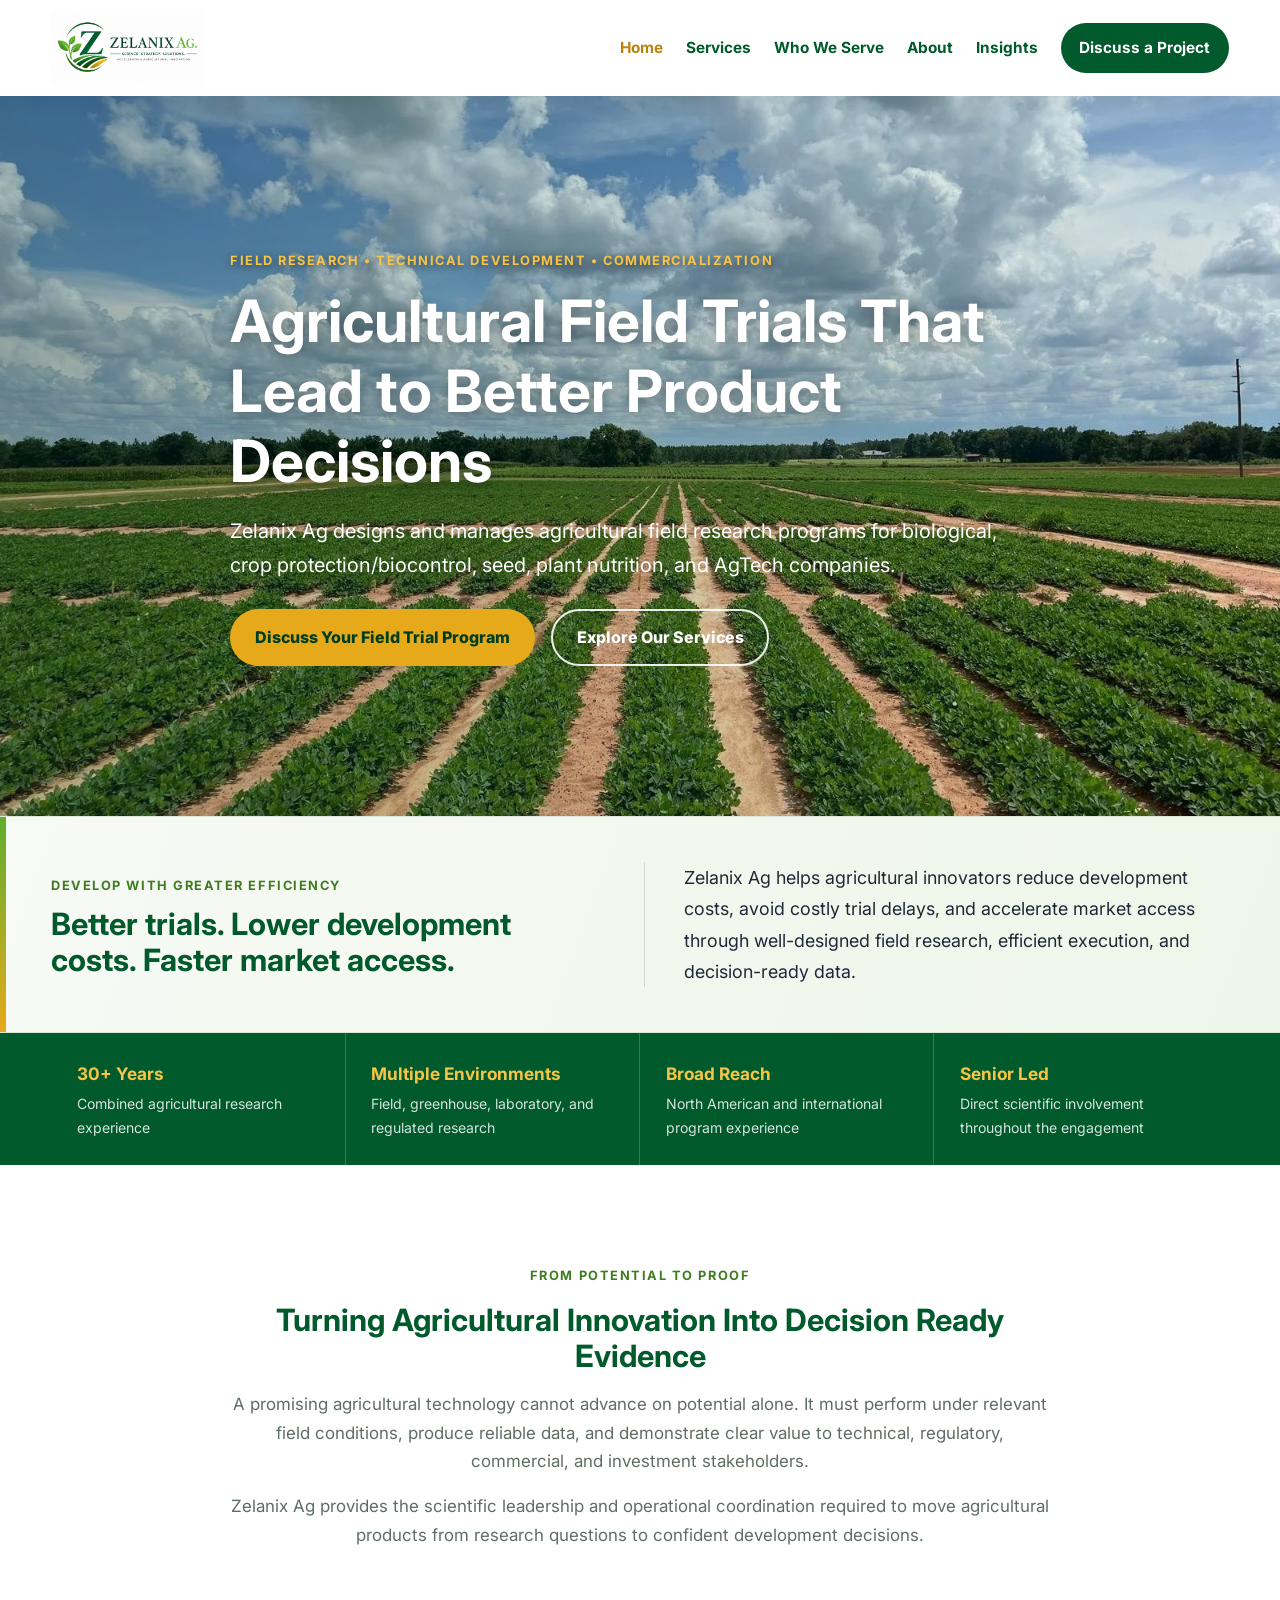
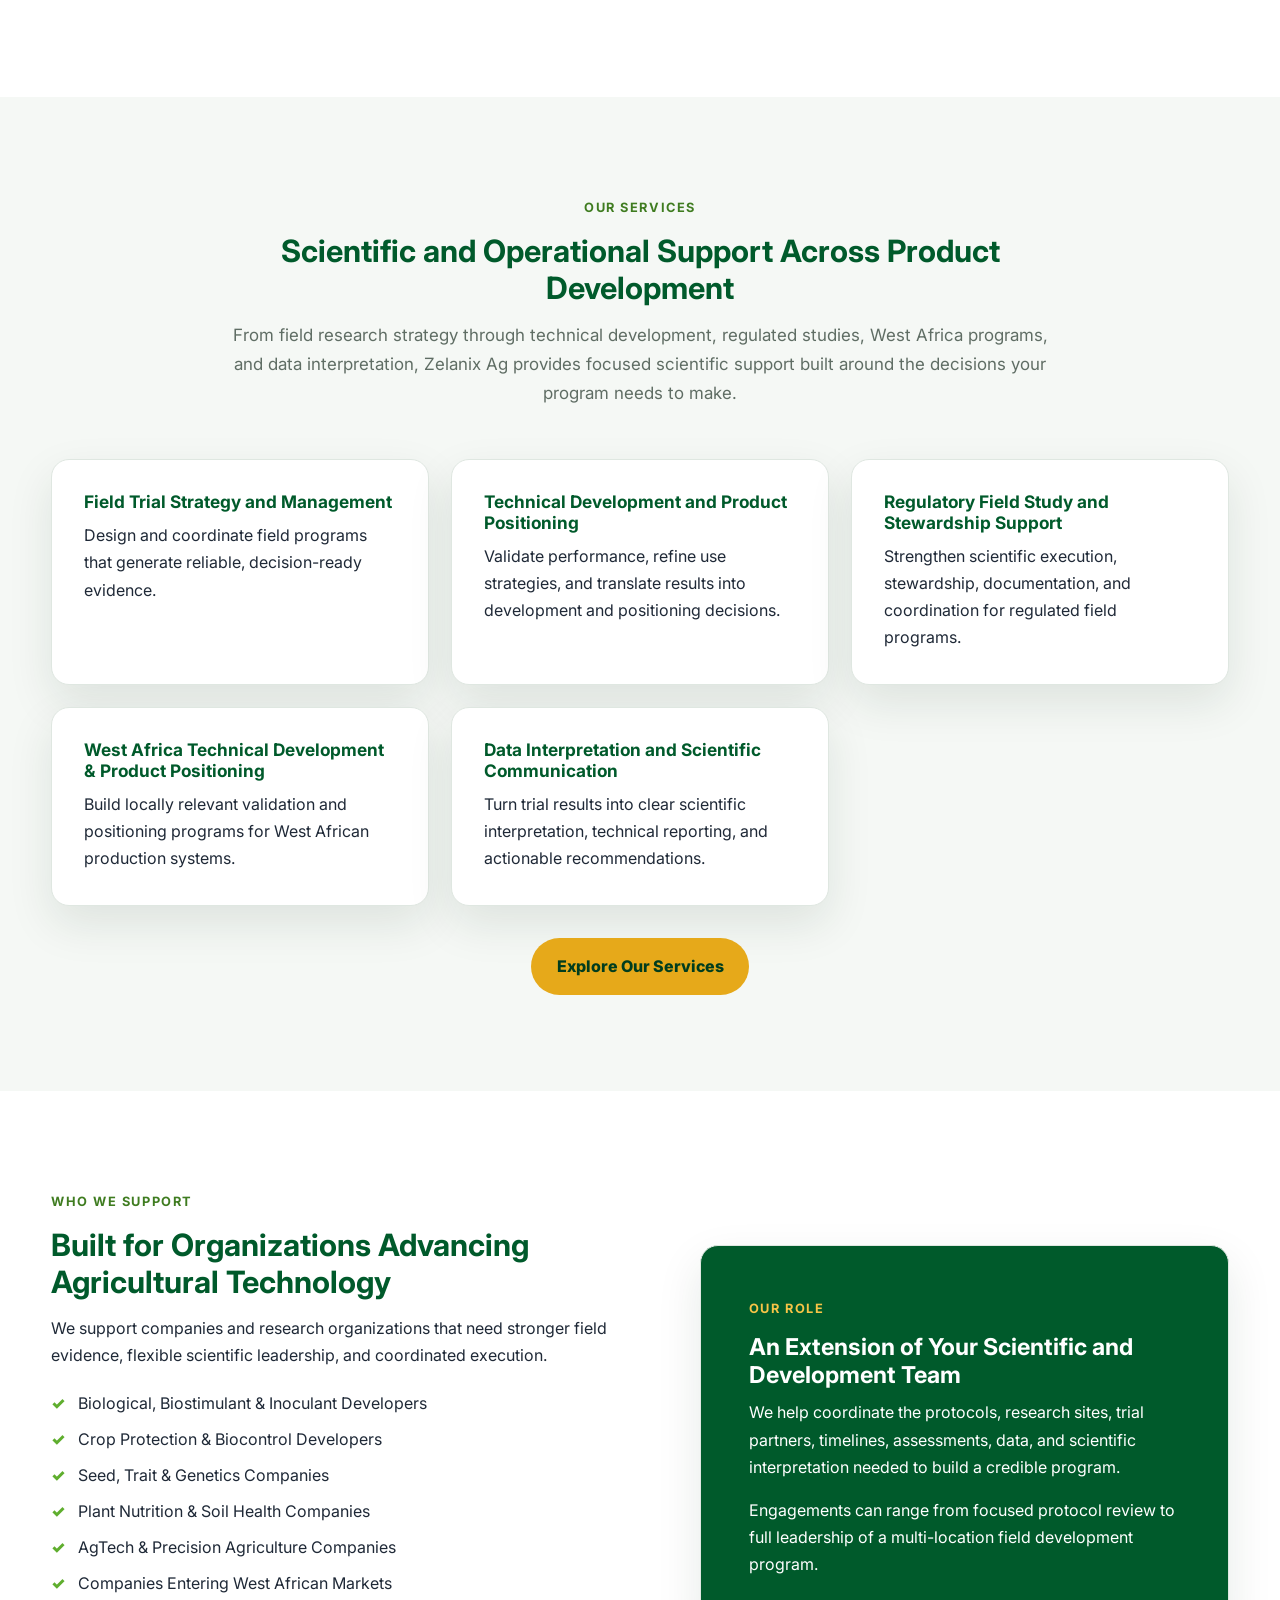
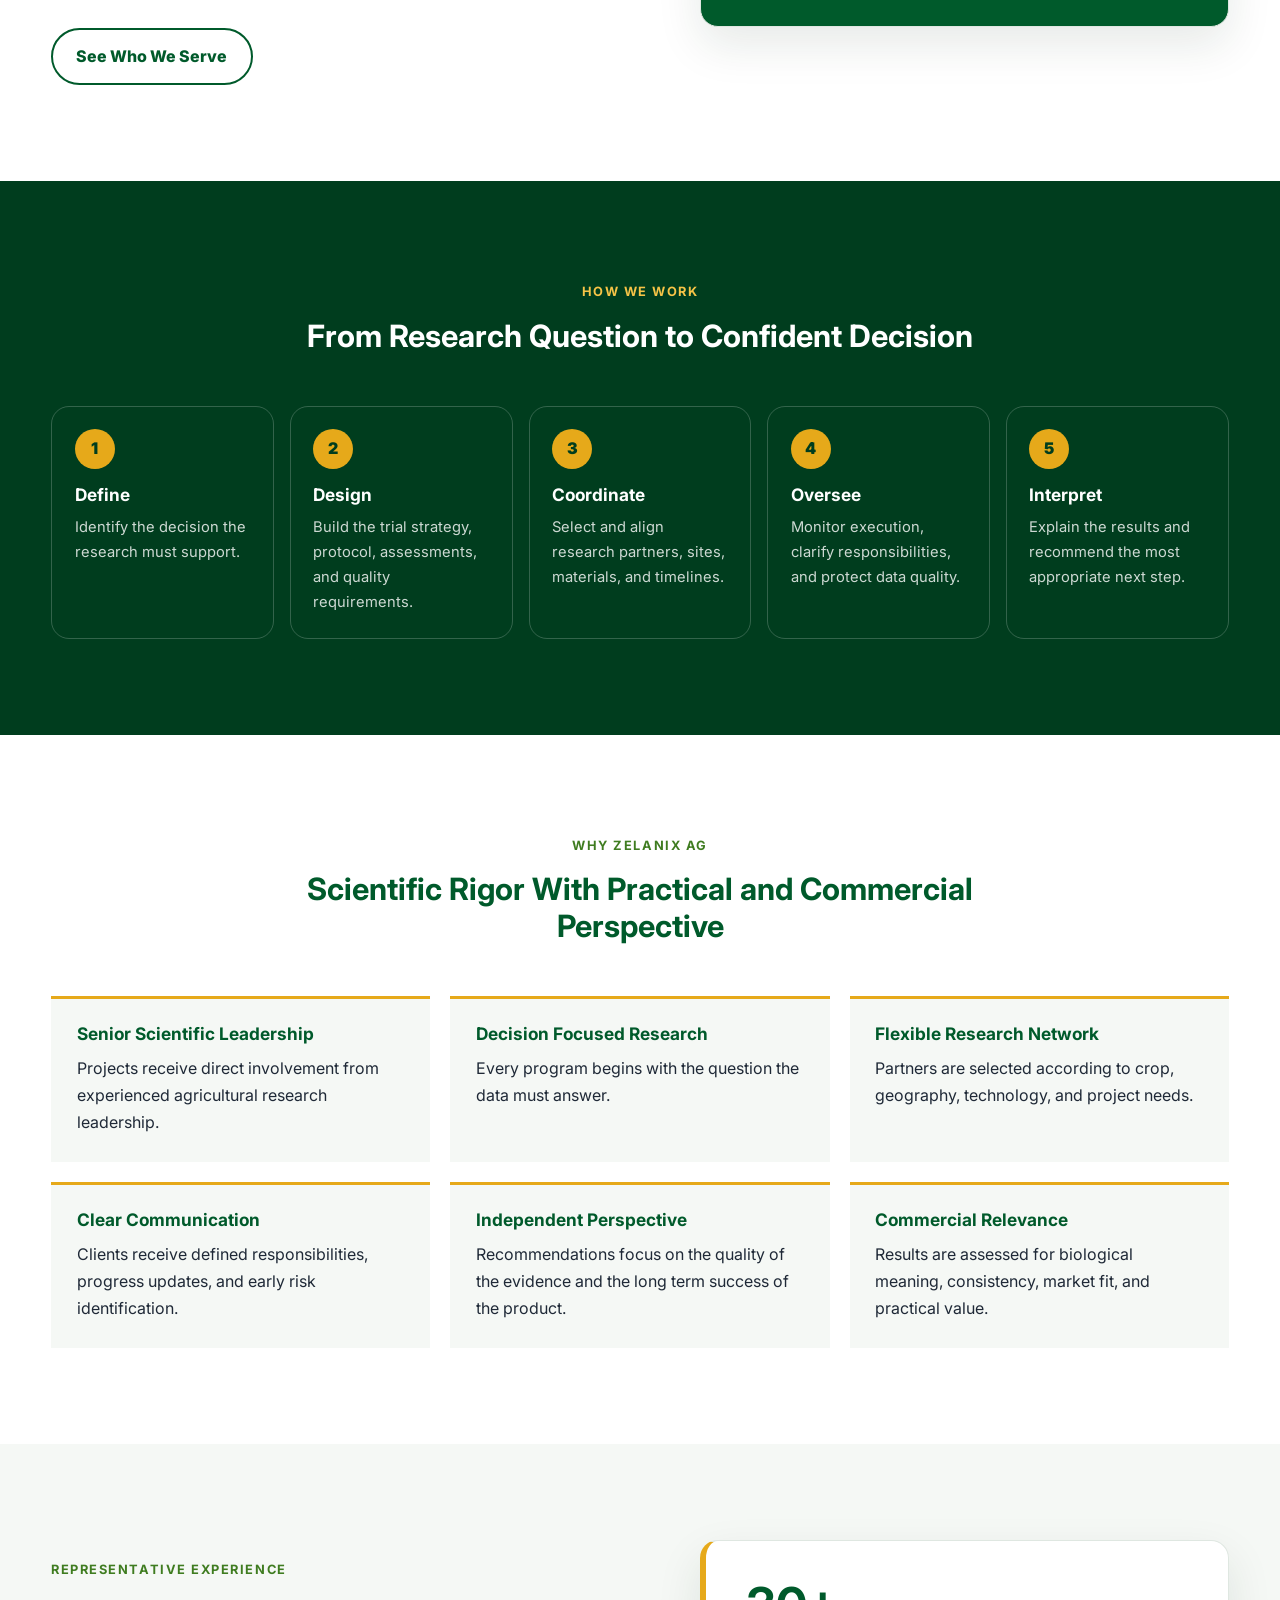
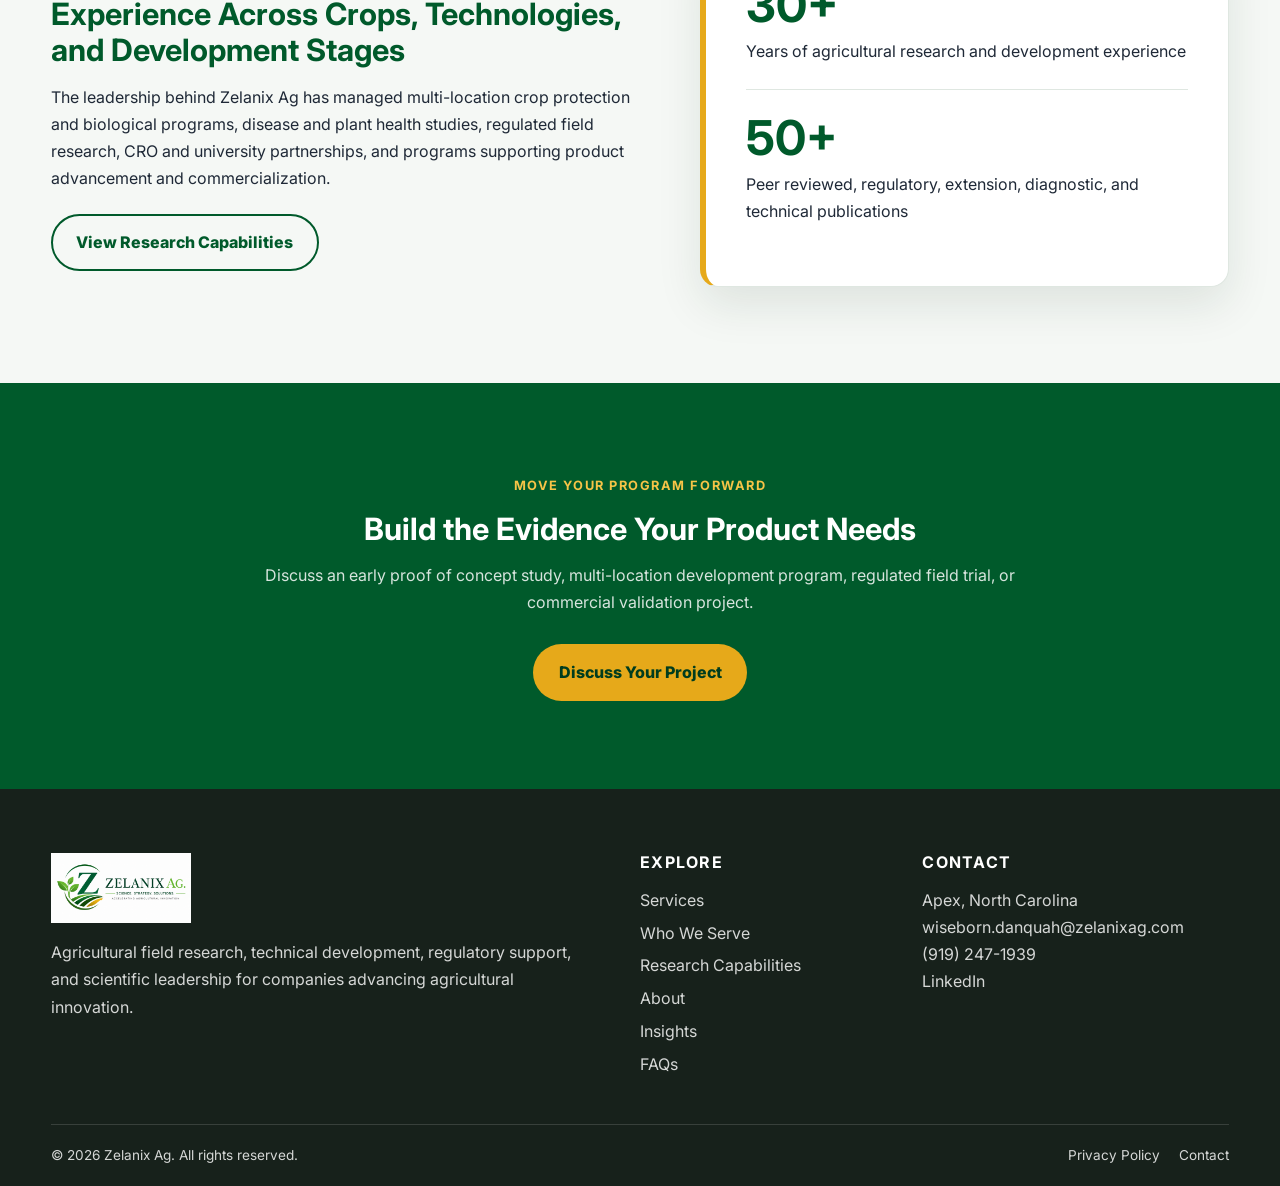
<file: index.html>
<!DOCTYPE html>

<html lang="en">
<head>
<meta charset="utf-8"/>
<meta content="width=device-width, initial-scale=1.0" name="viewport"/>
<meta content="Zelanix Ag designs and manages agricultural field trials for biological, crop protection/biocontrol, seed, plant nutrition, and AgTech companies from protocol development through commercialization." name="description"/>
<meta content="index, follow" name="robots"/>
<link href="https://www.zelanixag.com/" rel="canonical"/>
<meta content="website" property="og:type"/>
<meta content="Zelanix Ag" property="og:site_name"/>
<meta content="Agricultural Field Trials and Product Development | Zelanix Ag" property="og:title"/>
<meta content="Zelanix Ag designs and manages agricultural field trials for biological, crop protection/biocontrol, seed, plant nutrition, and AgTech companies from protocol development through commercialization." property="og:description"/>
<meta content="https://www.zelanixag.com/" property="og:url"/>
<meta content="https://www.zelanixag.com/images/zelanixmodifiedlogo.png" property="og:image"/>
<meta content="summary_large_image" name="twitter:card"/>
<meta content="Agricultural Field Trials and Product Development | Zelanix Ag" name="twitter:title"/>
<meta content="Zelanix Ag designs and manages agricultural field trials for biological, crop protection/biocontrol, seed, plant nutrition, and AgTech companies from protocol development through commercialization." name="twitter:description"/>
<title>Agricultural Field Trials and Product Development | Zelanix Ag</title>
<link as="image" href="images/home-hero.webp" rel="preload"/>
<link rel="preconnect" href="https://fonts.googleapis.com">
<link rel="preconnect" href="https://fonts.gstatic.com" crossorigin>
<link href="https://fonts.googleapis.com/css2?family=Inter:wght@400;500;600;700;800&display=swap" rel="stylesheet">
<link href="css/styles.css?v=20260815-inter1" rel="stylesheet"/>
<script type="application/ld+json">
    {
      "@context": "https://schema.org",
      "@type": "ProfessionalService",
      "name": "Zelanix Ag",
      "url": "https://www.zelanixag.com",
      "logo": "https://www.zelanixag.com/images/zelanixmodifiedlogo.png",
      "email": "wiseborn.danquah@zelanixag.com",
      "telephone": "+19192471939",
      "address": {
        "@type": "PostalAddress",
        "addressLocality": "Apex",
        "addressRegion": "NC",
        "addressCountry": "US"
      },
      "founder": {
        "@type": "Person",
        "name": "Wiseborn B. Danquah, Ph.D."
      },
      "areaServed": ["United States", "Canada", "International"],
      "description": "Zelanix Ag designs and manages agricultural field trials for biological, crop protection/biocontrol, seed, plant nutrition, and AgTech companies from protocol development through commercialization."
    }
    </script>
</head>
<body class="home-page">
<a class="skip-link" href="#main-content">Skip to main content</a>
<header class="site-header">
<div class="container navbar">
<a aria-label="Zelanix Ag homepage" class="logo" href="index.html">
<img alt="Zelanix Ag" src="images/zelanixmodifiedlogo.png"/>
</a>
<button aria-controls="primary-navigation" aria-expanded="false" aria-label="Open navigation menu" class="menu-toggle" type="button">
<span></span><span></span><span></span>
</button>
<nav aria-label="Primary navigation" class="primary-navigation" id="primary-navigation">
<ul>
<li><a aria-current="page" class="active" href="index.html">Home</a></li>
<li><a href="services.html">Services</a></li>
<li><a href="who-we-serve.html">Who We Serve</a></li>
<li><a href="about.html">About</a></li>
<li><a href="insights.html">Insights</a></li>
<li><a class="btn-nav" href="contact.html">Discuss a Project</a></li>
</ul>
</nav>
</div>
</header>
<main id="main-content">
<section class="hero home-hero">
<div class="container hero-content">
<span class="eyebrow hero-eyebrow">FIELD RESEARCH • TECHNICAL DEVELOPMENT • COMMERCIALIZATION</span>
<h1>Agricultural Field Trials That Lead to Better Product Decisions</h1>
<p>Zelanix Ag designs and manages agricultural field research programs for biological,
            crop protection/biocontrol, seed, plant nutrition, and AgTech companies.</p>
<div class="button-group">
<a class="btn-primary" href="contact.html">Discuss Your Field Trial Program</a>
<a class="btn-secondary" href="services.html">Explore Our Services</a>
</div>
</div>
</section>
<section aria-labelledby="homepage-value-title" class="homepage-value-band">
<div class="container homepage-value-grid">
<div class="homepage-value-heading">
<span class="eyebrow">DEVELOP WITH GREATER EFFICIENCY</span>
<h2 id="homepage-value-title">Better trials. Lower development costs. Faster market access.</h2>
</div>
<div class="homepage-value-copy">
<p>Zelanix Ag helps agricultural innovators reduce development costs, avoid costly trial delays, and accelerate market access through well-designed field research, efficient execution, and decision-ready data.</p>
</div>
</div>
</section>
<section aria-label="Zelanix Ag experience" class="proof-bar">
<div class="container proof-grid">
<div><strong>30+ Years</strong><span>Combined agricultural research experience</span></div>
<div><strong>Multiple Environments</strong><span>Field, greenhouse, laboratory, and regulated research</span></div>
<div><strong>Broad Reach</strong><span>North American and international program experience</span></div>
<div><strong>Senior Led</strong><span>Direct scientific involvement throughout the engagement</span></div>
</div>
</section>
<section class="section">
<div class="container narrow section-heading">
<span class="eyebrow">FROM POTENTIAL TO PROOF</span>
<h2>Turning Agricultural Innovation Into Decision Ready Evidence</h2>
<p>A promising agricultural technology cannot advance on potential alone. It must perform
            under relevant field conditions, produce reliable data, and demonstrate clear value to
            technical, regulatory, commercial, and investment stakeholders.</p>
<p>Zelanix Ag provides the scientific leadership and operational coordination required to
            move agricultural products from research questions to confident development decisions.</p>
</div>
</section>
<section class="section section-light">
<div class="container">
<div class="narrow section-heading">
<span class="eyebrow">OUR SERVICES</span>
<h2>Scientific and Operational Support Across Product Development</h2>
<p>From field research strategy through technical development, regulated studies, West Africa programs, and data interpretation, Zelanix Ag provides focused scientific support built around the decisions your program needs to make.</p>
</div>
<div class="cards home-services-grid">
<article class="card"><h3>Field Trial Strategy and Management</h3><p>Design and coordinate field programs that generate reliable, decision-ready evidence.</p></article>
<article class="card"><h3>Technical Development and Product Positioning</h3><p>Validate performance, refine use strategies, and translate results into development and positioning decisions.</p></article>
<article class="card"><h3>Regulatory Field Study and Stewardship Support</h3><p>Strengthen scientific execution, stewardship, documentation, and coordination for regulated field programs.</p></article>
<article class="card"><h3>West Africa Technical Development &amp; Product Positioning</h3><p>Build locally relevant validation and positioning programs for West African production systems.</p></article>
<article class="card"><h3>Data Interpretation and Scientific Communication</h3><p>Turn trial results into clear scientific interpretation, technical reporting, and actionable recommendations.</p></article>
</div>
<div style="text-align:center; margin-top:2rem;">
<a class="btn-primary" href="services.html">Explore Our Services</a>
</div>
</div>
</section>
<section class="section">
<div class="container split">
<div>
<span class="eyebrow">WHO WE SUPPORT</span>
<h2>Built for Organizations Advancing Agricultural Technology</h2>
<p>We support companies and research organizations that need stronger field evidence,
                flexible scientific leadership, and coordinated execution.</p>
<ul class="check-list">
<li>Biological, Biostimulant &amp; Inoculant Developers</li>
<li>Crop Protection &amp; Biocontrol Developers</li>
<li>Seed, Trait &amp; Genetics Companies</li>
<li>Plant Nutrition &amp; Soil Health Companies</li>
<li>AgTech &amp; Precision Agriculture Companies</li>
<li>Companies Entering West African Markets</li>
</ul>
<a class="btn-outline" href="who-we-serve.html">See Who We Serve</a>
</div>
<div class="feature-panel">
<span class="eyebrow">OUR ROLE</span>
<h3>An Extension of Your Scientific and Development Team</h3>
<p>We help coordinate the protocols, research sites, trial partners, timelines,
                assessments, data, and scientific interpretation needed to build a credible program.</p>
<p>Engagements can range from focused protocol review to full leadership of a
                multi-location field development program.</p>
</div>
</div>
</section>
<section class="section section-dark">
<div class="container">
<div class="section-heading light-heading">
<span class="eyebrow">HOW WE WORK</span>
<h2>From Research Question to Confident Decision</h2>
</div>
<ol class="process-grid">
<li><span>1</span><h3>Define</h3><p>Identify the decision the research must support.</p></li>
<li><span>2</span><h3>Design</h3><p>Build the trial strategy, protocol, assessments, and quality requirements.</p></li>
<li><span>3</span><h3>Coordinate</h3><p>Select and align research partners, sites, materials, and timelines.</p></li>
<li><span>4</span><h3>Oversee</h3><p>Monitor execution, clarify responsibilities, and protect data quality.</p></li>
<li><span>5</span><h3>Interpret</h3><p>Explain the results and recommend the most appropriate next step.</p></li>
</ol>
</div>
</section>
<section class="section">
<div class="container">
<div class="section-heading">
<span class="eyebrow">WHY ZELANIX AG</span>
<h2>Scientific Rigor With Practical and Commercial Perspective</h2>
</div>
<div class="benefit-grid">
<article><h3>Senior Scientific Leadership</h3><p>Projects receive direct involvement from experienced agricultural research leadership.</p></article>
<article><h3>Decision Focused Research</h3><p>Every program begins with the question the data must answer.</p></article>
<article><h3>Flexible Research Network</h3><p>Partners are selected according to crop, geography, technology, and project needs.</p></article>
<article><h3>Clear Communication</h3><p>Clients receive defined responsibilities, progress updates, and early risk identification.</p></article>
<article><h3>Independent Perspective</h3><p>Recommendations focus on the quality of the evidence and the long term success of the product.</p></article>
<article><h3>Commercial Relevance</h3><p>Results are assessed for biological meaning, consistency, market fit, and practical value.</p></article>
</div>
</div>
</section>
<section class="section section-light">
<div class="container split">
<div>
<span class="eyebrow">REPRESENTATIVE EXPERIENCE</span>
<h2>Experience Across Crops, Technologies, and Development Stages</h2>
<p>The leadership behind Zelanix Ag has managed multi-location crop protection and
                biological programs, disease and plant health studies, regulated field research,
                CRO and university partnerships, and programs supporting product advancement and commercialization.</p>
<a class="btn-outline" href="services.html#research-capabilities">View Research Capabilities</a>
</div>
<div class="stat-card">
<strong>30+</strong>
<span>Years of agricultural research and development experience</span>
<hr/>
<strong>50+</strong>
<span>Peer reviewed, regulatory, extension, diagnostic, and technical publications</span>
</div>
</div>
</section>
<section class="cta">
<div class="container">
<span class="eyebrow">MOVE YOUR PROGRAM FORWARD</span>
<h2>Build the Evidence Your Product Needs</h2>
<p>Discuss an early proof of concept study, multi-location development program,
            regulated field trial, or commercial validation project.</p>
<a class="btn-primary" href="contact.html">Discuss Your Project</a>
</div>
</section>
</main>
<footer class="site-footer">
<div class="container footer-grid">
<div class="footer-brand">
<img alt="Zelanix Ag" class="footer-logo" src="images/zelanixmodifiedlogo.png"/>
<p>Agricultural field research, technical development, regulatory support, and
            scientific leadership for companies advancing agricultural innovation.</p>
</div>
<div>
<h2 class="footer-heading">Explore</h2>
<ul class="footer-links">
<li><a href="services.html">Services</a></li>
<li><a href="who-we-serve.html">Who We Serve</a></li>
<li><a href="services.html#research-capabilities">Research Capabilities</a></li>
<li><a href="about.html">About</a></li>
<li><a href="insights.html">Insights</a></li>
<li><a href="faqs.html">FAQs</a></li>
</ul>
</div>
<div>
<h2 class="footer-heading">Contact</h2>
<address>
                Apex, North Carolina<br/>
<a href="mailto:wiseborn.danquah@zelanixag.com">wiseborn.danquah@zelanixag.com</a><br/>
<a href="tel:+19192471939">(919) 247-1939</a><br/>
<a href="https://www.linkedin.com/company/zelanix-ag/?viewAsMember=true" rel="noopener noreferrer" target="_blank">LinkedIn</a>
</address>
</div>
</div>
<div class="container footer-bottom">
<p>© 2026 Zelanix Ag. All rights reserved.</p>
<div>
<a href="privacy.html">Privacy Policy</a>
<a href="contact.html">Contact</a>
</div>
</div>
</footer>
<script src="js/script.js?v=20260803"></script>
</body>
</html>
</file>
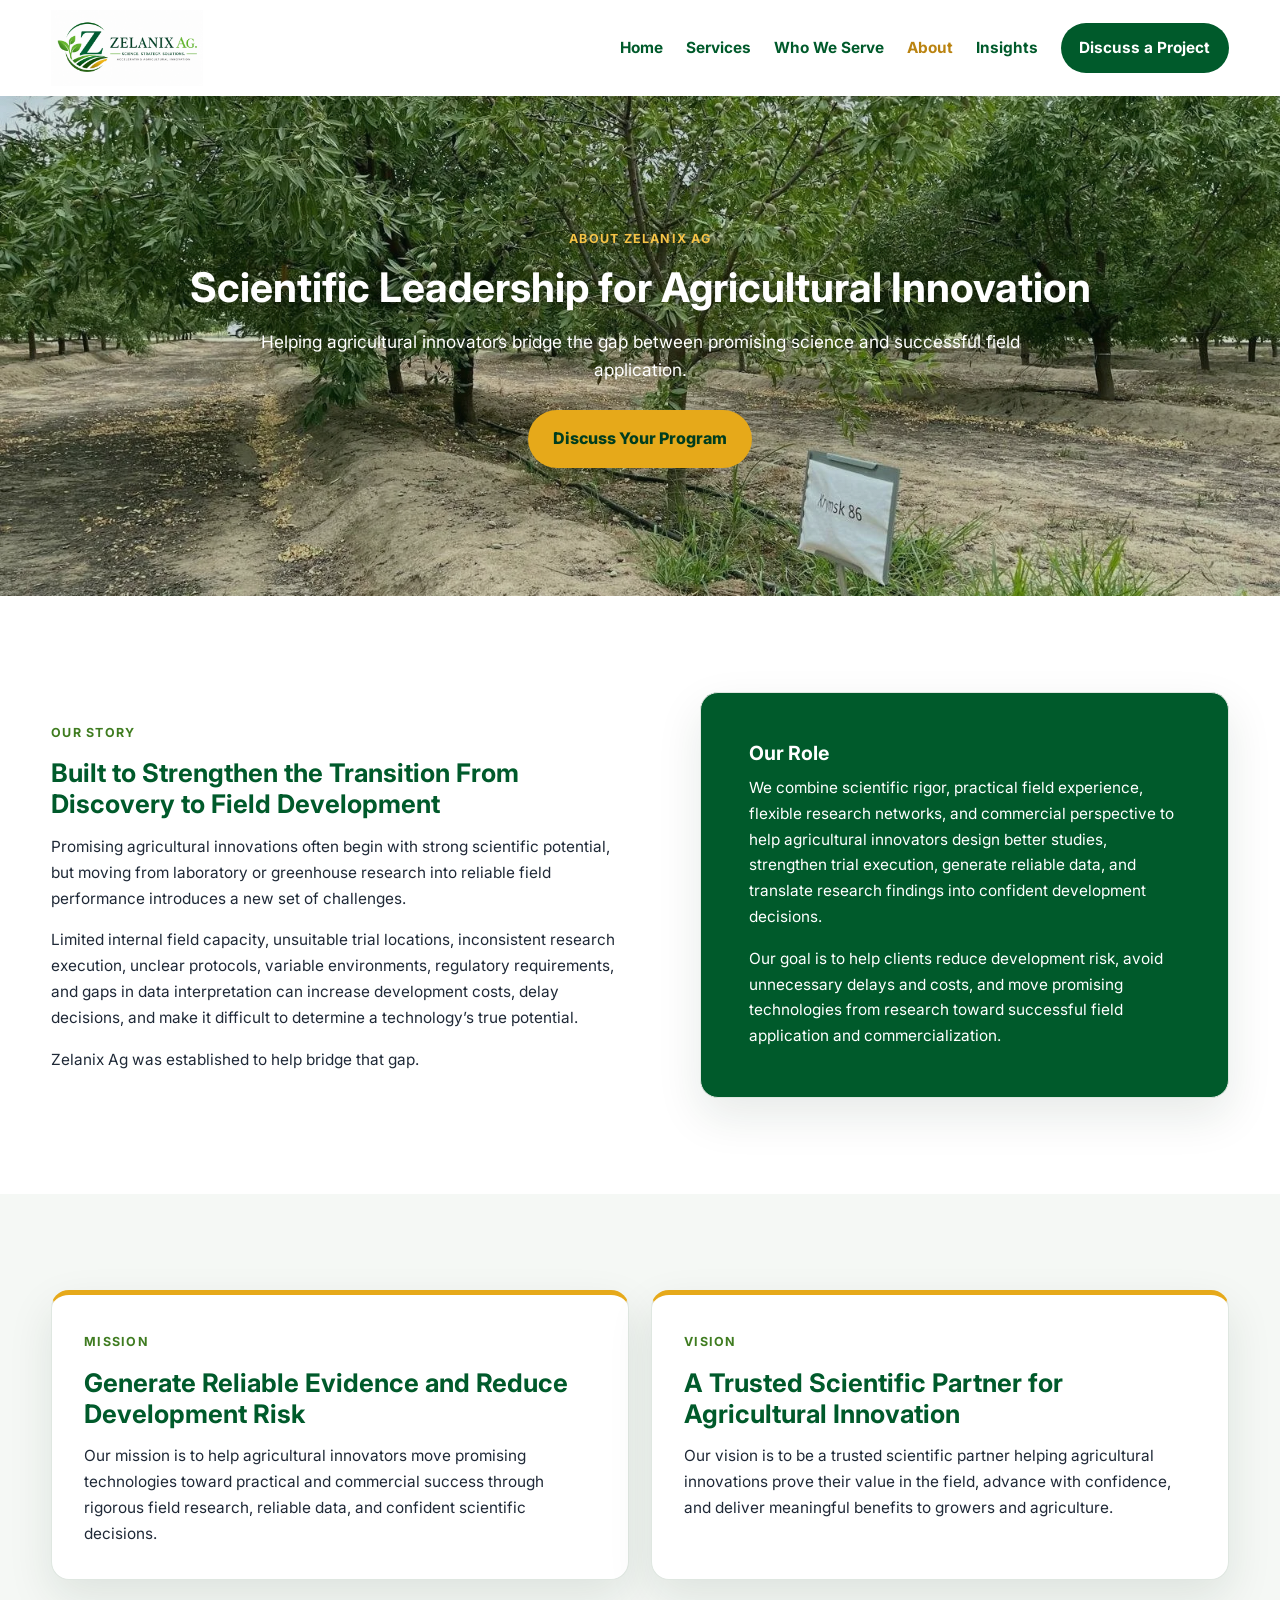
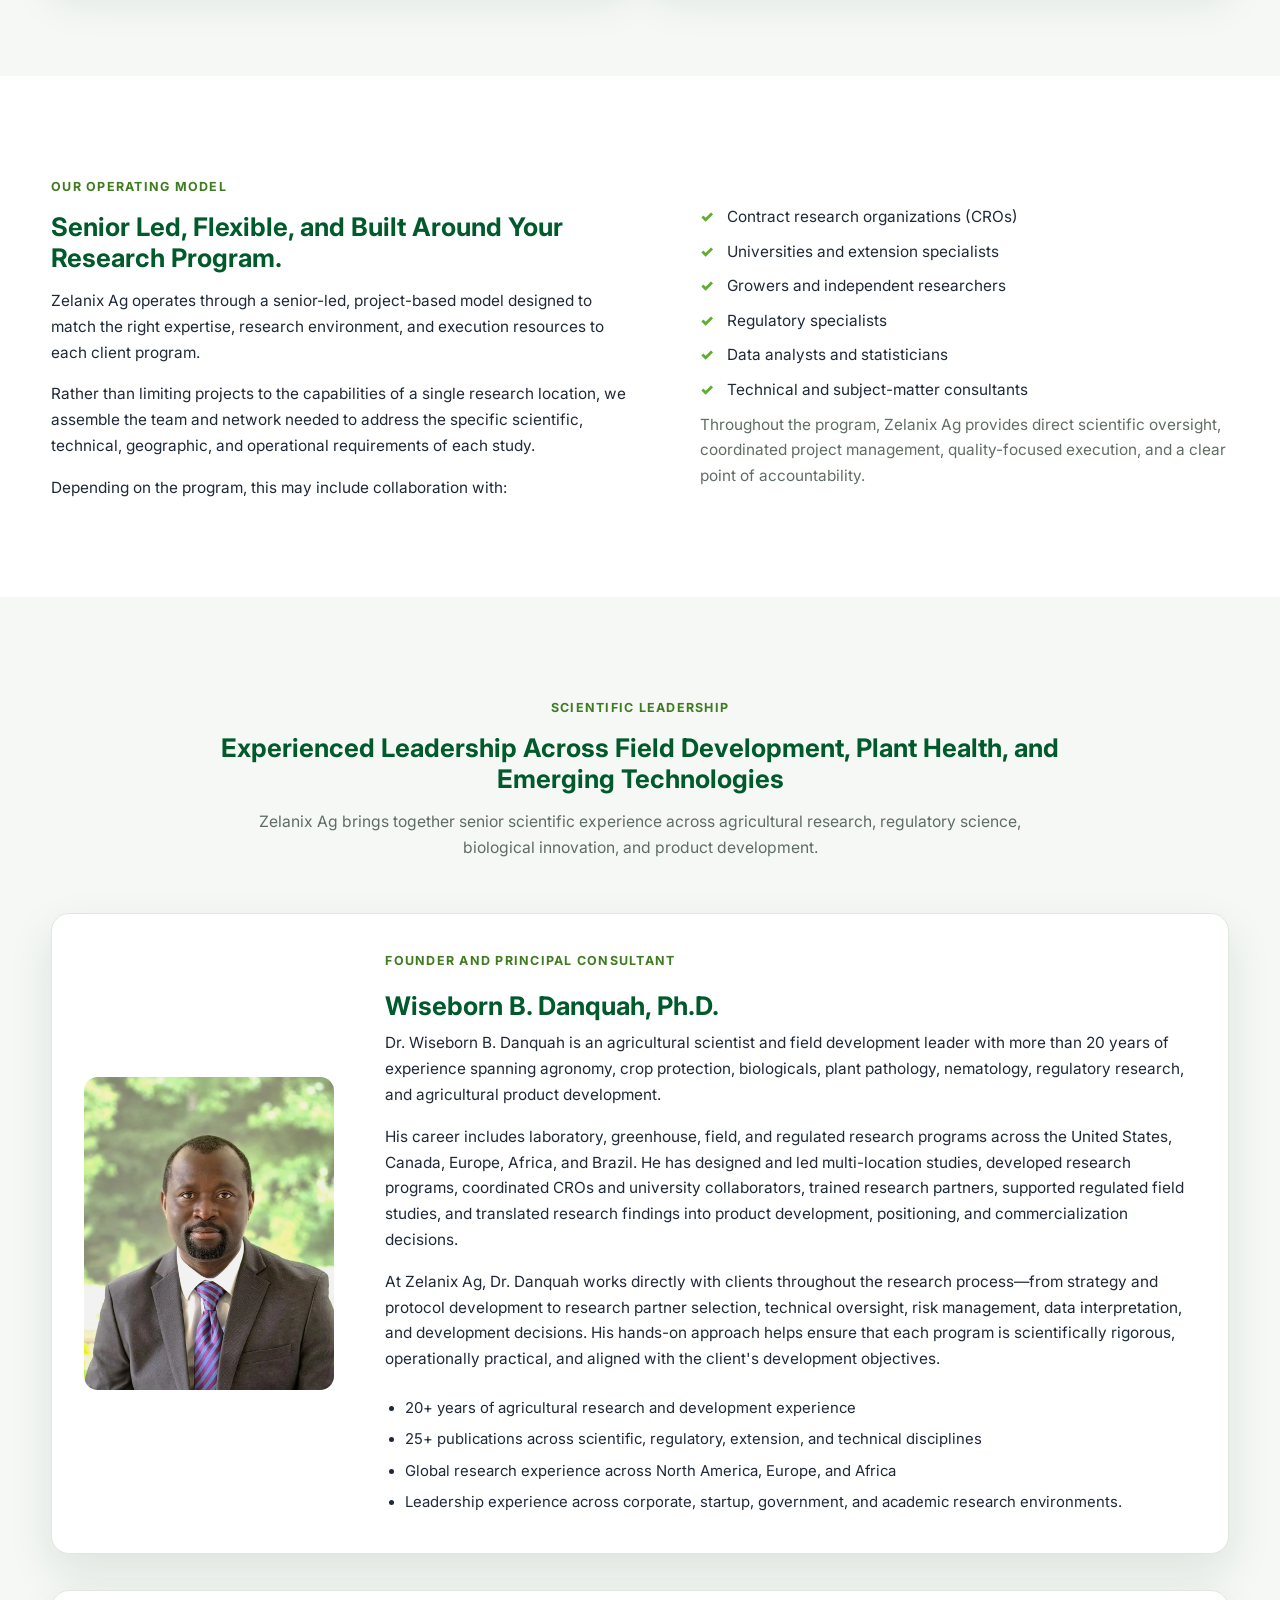
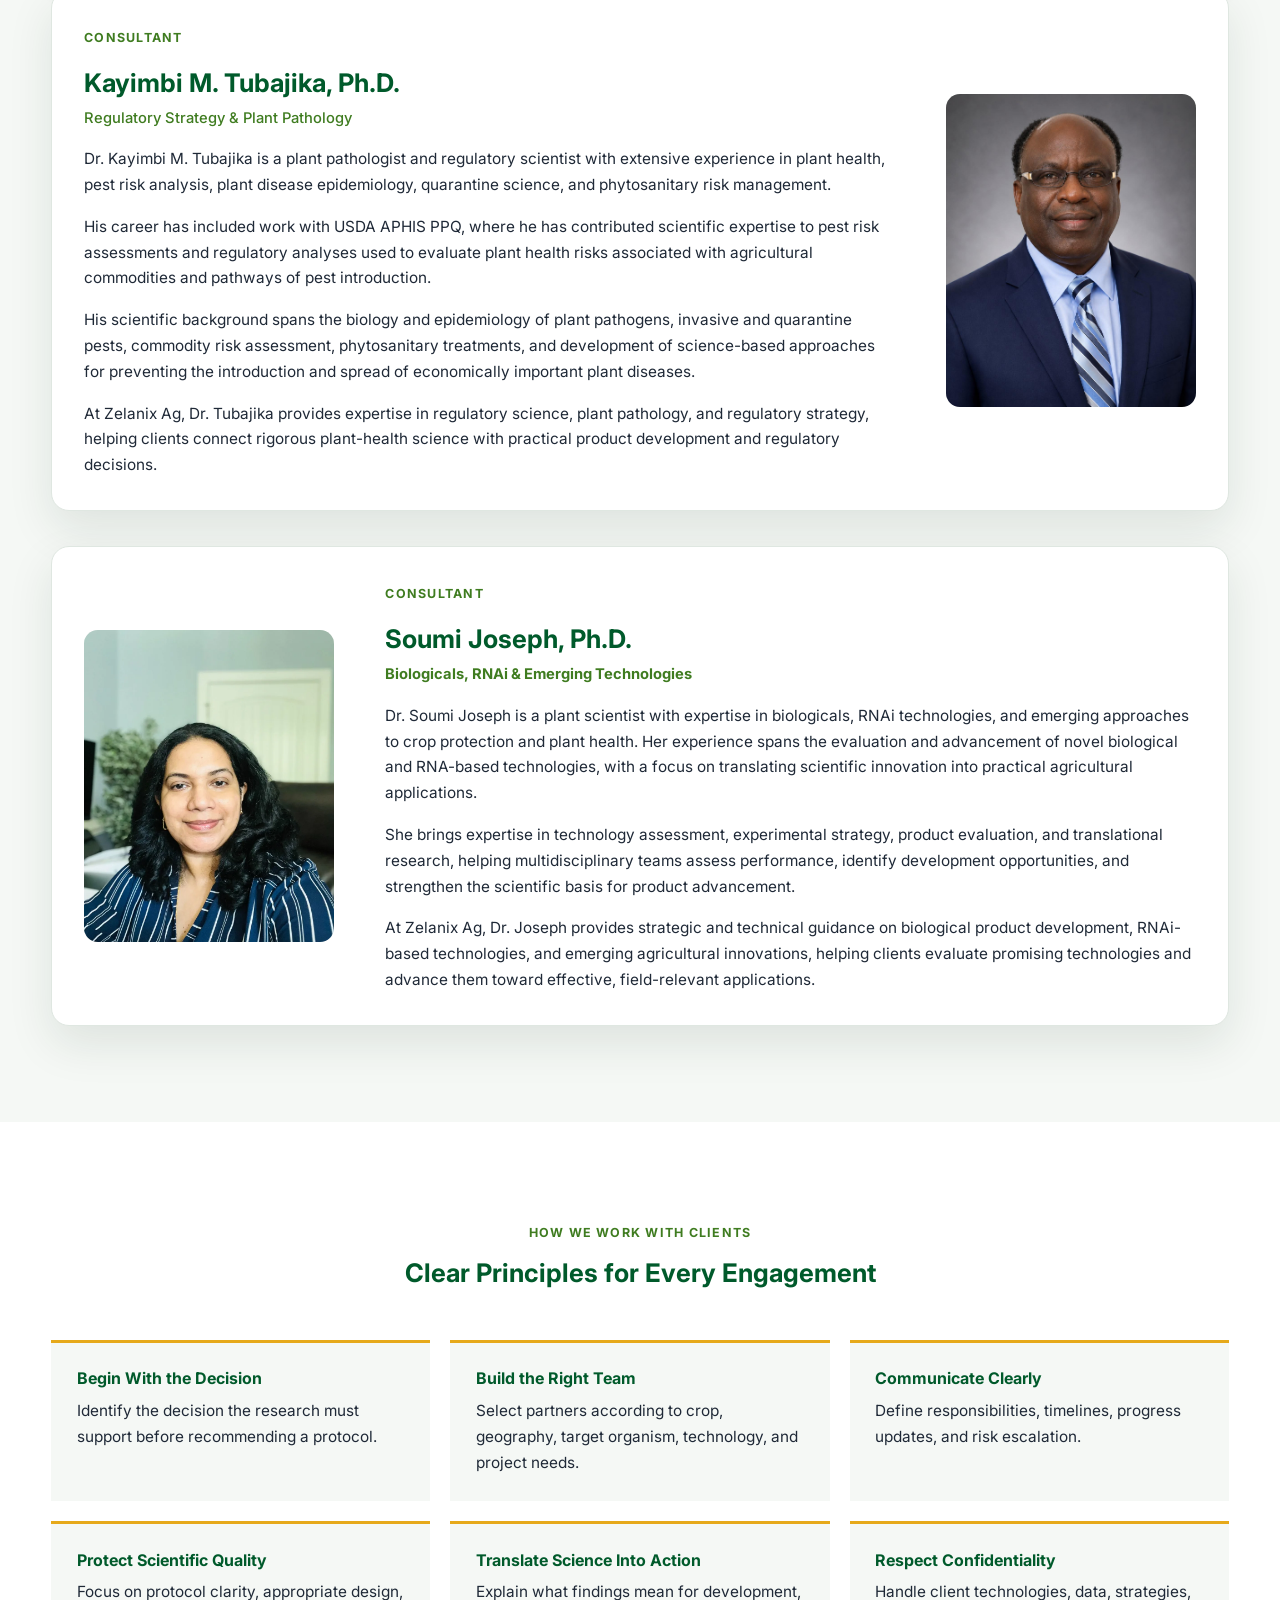
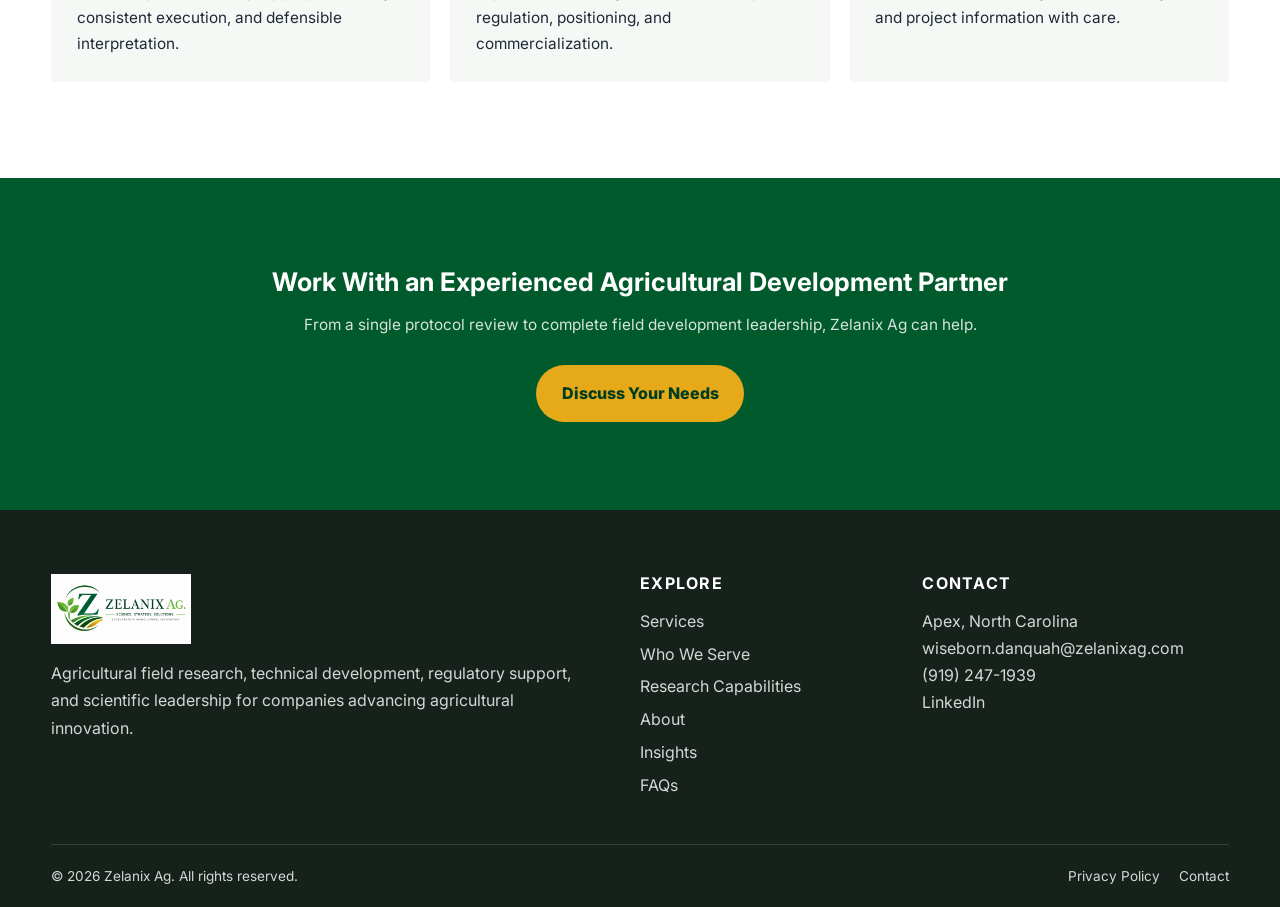
<file: about.html>
<!DOCTYPE html>
<html lang="en">
<head>
    <meta charset="UTF-8">
    <meta name="viewport" content="width=device-width, initial-scale=1.0">
    <meta name="description" content="Learn about Zelanix Ag and its scientific leadership team, bringing expertise in agricultural field research, product development, plant health, regulatory strategy, biologicals, RNAi, and emerging technologies.">
    <meta name="robots" content="index, follow">
    <link rel="canonical" href="https://www.zelanixag.com/about.html">
    <meta property="og:type" content="website">
    <meta property="og:site_name" content="Zelanix Ag">
    <meta property="og:title" content="About Zelanix Ag | Agricultural Research & Scientific Leadership">
    <meta property="og:description" content="Learn about Zelanix Ag and its scientific leadership team, bringing expertise in agricultural field research, product development, plant health, regulatory strategy, biologicals, RNAi, and emerging technologies.">
    <meta property="og:url" content="https://www.zelanixag.com/about.html">
    <meta property="og:image" content="https://www.zelanixag.com/images/zelanixmodifiedlogo.png">
    <meta name="twitter:card" content="summary_large_image">
    <meta name="twitter:title" content="About Zelanix Ag | Agricultural Research & Scientific Leadership">
    <meta name="twitter:description" content="Learn about Zelanix Ag and its scientific leadership team, bringing expertise in agricultural field research, product development, plant health, regulatory strategy, biologicals, RNAi, and emerging technologies.">
    <title>About Zelanix Ag | Agricultural Research & Scientific Leadership</title>
<link rel="preconnect" href="https://fonts.googleapis.com">
<link rel="preconnect" href="https://fonts.gstatic.com" crossorigin>
<link href="https://fonts.googleapis.com/css2?family=Inter:wght@400;500;600;700;800&display=swap" rel="stylesheet">
    <link rel="stylesheet" href="css/styles.css?v=20260815-inter1">
    <script type="application/ld+json">
    {
      "@context": "https://schema.org",
      "@type": "ProfessionalService",
      "name": "Zelanix Ag",
      "url": "https://www.zelanixag.com",
      "logo": "https://www.zelanixag.com/images/zelanixmodifiedlogo.png",
      "email": "wiseborn.danquah@zelanixag.com",
      "telephone": "+19192471939",
      "address": {
        "@type": "PostalAddress",
        "addressLocality": "Apex",
        "addressRegion": "NC",
        "addressCountry": "US"
      },
      "founder": {
        "@type": "Person",
        "name": "Wiseborn B. Danquah, Ph.D."
      },
      "areaServed": ["United States", "Canada", "International"],
      "description": "Learn about Zelanix Ag and its scientific leadership team, bringing expertise in agricultural field research, product development, plant health, regulatory strategy, biologicals, RNAi, and emerging technologies."
    }
    </script>
</head>
<body class="about-page">
<a class="skip-link" href="#main-content">Skip to main content</a>
    <header class="site-header">
        <div class="container navbar">
            <a href="index.html" class="logo" aria-label="Zelanix Ag homepage">
                <img src="images/zelanixmodifiedlogo.png" alt="Zelanix Ag">
            </a>
            <button class="menu-toggle" type="button" aria-expanded="false"
                aria-controls="primary-navigation" aria-label="Open navigation menu">
                <span></span><span></span><span></span>
            </button>
            <nav id="primary-navigation" class="primary-navigation" aria-label="Primary navigation">
                <ul>
                    <li><a href="index.html">Home</a></li>
<li><a href="services.html">Services</a></li>
<li><a href="who-we-serve.html">Who We Serve</a></li>
<li><a href="about.html" class="active" aria-current="page">About</a></li>
<li><a href="insights.html">Insights</a></li>
                    <li><a href="contact.html" class="btn-nav"
                        >Discuss a Project</a></li>
                </ul>
            </nav>
        </div>
    </header>
<main id="main-content">
    <section class="page-hero about-hero">
        <div class="container">
            <span class="eyebrow hero-eyebrow">ABOUT ZELANIX AG</span>
            <h1>Scientific Leadership for Agricultural Innovation</h1>
            <p>Helping agricultural innovators bridge the gap between promising science and successful field application.</p>
            <a href="contact.html" class="btn-primary">Discuss Your Program</a>
        </div>
    </section>

    <section class="section">
        <div class="container split">
            <div>
                <span class="eyebrow">OUR STORY</span>
                <h2>Built to Strengthen the Transition From Discovery to Field Development</h2>
                <p>Promising agricultural innovations often begin with strong scientific potential, but moving from laboratory or greenhouse research into reliable field performance introduces a new set of challenges.</p>
                <p>Limited internal field capacity, unsuitable trial locations, inconsistent research execution, unclear protocols, variable environments, regulatory requirements, and gaps in data interpretation can increase development costs, delay decisions, and make it difficult to determine a technology’s true potential.</p>
                <p>Zelanix Ag was established to help bridge that gap.</p>
            </div>
            <div class="feature-panel">
                <h3>Our Role</h3>
                <p>We combine scientific rigor, practical field experience, flexible research networks, and commercial perspective to help agricultural innovators design better studies, strengthen trial execution, generate reliable data, and translate research findings into confident development decisions.</p>
                <p>Our goal is to help clients reduce development risk, avoid unnecessary delays and costs, and move promising technologies from research toward successful field application and commercialization.</p>
            </div>
        </div>
    </section>

    <section class="section section-light">
        <div class="container cards two-columns">
            <article class="card accent-card">
                <span class="eyebrow">MISSION</span>
                <h2>Generate Reliable Evidence and Reduce Development Risk</h2>
                <p>Our mission is to help agricultural innovators move promising technologies toward practical and commercial success through rigorous field research, reliable data, and confident scientific decisions.</p>
            </article>
            <article class="card accent-card">
                <span class="eyebrow">VISION</span>
                <h2>A Trusted Scientific Partner for Agricultural Innovation</h2>
                <p>Our vision is to be a trusted scientific partner helping agricultural innovations prove their value in the field, advance with confidence, and deliver meaningful benefits to growers and agriculture.</p>
            </article>
        </div>
    </section>

    <section class="section">
        <div class="container split">
            <div>
                <span class="eyebrow">OUR OPERATING MODEL</span>
                <h2>Senior Led, Flexible, and Built Around Your Research Program.</h2>
                <p>Zelanix Ag operates through a senior-led, project-based model designed to match the right expertise, research environment, and execution resources to each client program.</p>
                <p>Rather than limiting projects to the capabilities of a single research location, we assemble the team and network needed to address the specific scientific, technical, geographic, and operational requirements of each study.</p>
                <p>Depending on the program, this may include collaboration with:</p>
            </div>
            <div>
                <ul class="check-list">
                    <li>Contract research organizations (CROs)</li>
                    <li>Universities and extension specialists</li>
                    <li>Growers and independent researchers</li>
                    <li>Regulatory specialists</li>
                    <li>Data analysts and statisticians</li>
                    <li>Technical and subject-matter consultants</li>
                </ul>
                <p class="small-note">Throughout the program, Zelanix Ag provides direct scientific oversight, coordinated project management, quality-focused execution, and a clear point of accountability.</p>
            </div>
        </div>
    </section>

    <section id="leadership" class="section section-light leadership-section">
        <div class="container">
            <div class="section-heading leadership-heading">
                <span class="eyebrow">SCIENTIFIC LEADERSHIP</span>
                <h2>Experienced Leadership Across Field Development, Plant Health, and Emerging Technologies</h2>
                <p>Zelanix Ag brings together senior scientific experience across agricultural research, regulatory science, biological innovation, and product development.</p>
            </div>

            <div class="leadership-team">
                <article class="leader-profile-expanded leadership-member">
                    <div class="leader-photo-wrap">
                        <img src="images/wiseborn-danquah.webp"
                            alt="Wiseborn B. Danquah, Ph.D."
                            class="leader-photo">
                    </div>
                    <div class="leader-copy">
                        <span class="eyebrow">FOUNDER AND PRINCIPAL CONSULTANT</span>
                        <h3>Wiseborn B. Danquah, Ph.D.</h3>
                        <p>Dr. Wiseborn B. Danquah is an agricultural scientist and field development leader with more than 20 years of experience spanning agronomy, crop protection, biologicals, plant pathology, nematology, regulatory research, and agricultural product development.</p>
                        <p>His career includes laboratory, greenhouse, field, and regulated research programs across the United States, Canada, Europe, Africa, and Brazil. He has designed and led multi-location studies, developed research programs, coordinated CROs and university collaborators, trained research partners, supported regulated field studies, and translated research findings into product development, positioning, and commercialization decisions.</p>
                        <p>At Zelanix Ag, Dr. Danquah works directly with clients throughout the research process—from strategy and protocol development to research partner selection, technical oversight, risk management, data interpretation, and development decisions. His hands-on approach helps ensure that each program is scientifically rigorous, operationally practical, and aligned with the client's development objectives.</p>
                        <ul class="credential-list">
                            <li>20+ years of agricultural research and development experience</li>
                            <li>25+ publications across scientific, regulatory, extension, and technical disciplines</li>
                            <li>Global research experience across North America, Europe, and Africa</li>
                            <li>Leadership experience across corporate, startup, government, and academic research environments.</li>
                        </ul>
                    </div>
                </article>

                <article class="leader-profile-expanded leadership-member leadership-member-reverse kayimbi-profile">
                    <div class="leader-photo-wrap">
                        <img src="images/kayimbi-tubajika.webp"
                            alt="Kayimbi M. Tubajika, Ph.D."
                            class="leader-photo">
                    </div>
                    <div class="leader-copy">
                        <span class="eyebrow">CONSULTANT</span>
                        <h3>Kayimbi M. Tubajika, Ph.D.</h3>
                        <p class="leader-role">Regulatory Strategy &amp; Plant Pathology</p>
                        <p>Dr. Kayimbi M. Tubajika is a plant pathologist and regulatory scientist with extensive experience in plant health, pest risk analysis, plant disease epidemiology, quarantine science, and phytosanitary risk management.</p>
                        <p>His career has included work with USDA APHIS PPQ, where he has contributed scientific expertise to pest risk assessments and regulatory analyses used to evaluate plant health risks associated with agricultural commodities and pathways of pest introduction.</p>
                        <p>His scientific background spans the biology and epidemiology of plant pathogens, invasive and quarantine pests, commodity risk assessment, phytosanitary treatments, and development of science-based approaches for preventing the introduction and spread of economically important plant diseases.</p>
                        <p>At Zelanix Ag, Dr. Tubajika provides expertise in regulatory science, plant pathology, and regulatory strategy, helping clients connect rigorous plant-health science with practical product development and regulatory decisions.</p>
                    </div>
                </article>

                <article class="leader-profile-expanded leadership-member">
                    <div class="leader-photo-wrap">
                        <img src="images/soumi-joseph.webp"
                            alt="Soumi Joseph, Ph.D."
                            class="leader-photo">
                    </div>
                    <div class="leader-copy">
                        <span class="eyebrow">CONSULTANT</span>
                        <h3>Soumi Joseph, Ph.D.</h3>
                        <p class="leader-role">Biologicals, RNAi &amp; Emerging Technologies</p>
                        <p>Dr. Soumi Joseph is a plant scientist with expertise in biologicals, RNAi technologies, and emerging approaches to crop protection and plant health. Her experience spans the evaluation and advancement of novel biological and RNA-based technologies, with a focus on translating scientific innovation into practical agricultural applications.</p>
                        <p>She brings expertise in technology assessment, experimental strategy, product evaluation, and translational research, helping multidisciplinary teams assess performance, identify development opportunities, and strengthen the scientific basis for product advancement.</p>
                        <p>At Zelanix Ag, Dr. Joseph provides strategic and technical guidance on biological product development, RNAi-based technologies, and emerging agricultural innovations, helping clients evaluate promising technologies and advance them toward effective, field-relevant applications.</p>
                    </div>
                </article>
            </div>
        </div>
    </section>

    <section class="section">
        <div class="container">
            <div class="section-heading">
                <span class="eyebrow">HOW WE WORK WITH CLIENTS</span>
                <h2>Clear Principles for Every Engagement</h2>
            </div>
            <div class="benefit-grid">
                <article><h3>Begin With the Decision</h3><p>Identify the decision the research must support before recommending a protocol.</p></article>
                <article><h3>Build the Right Team</h3><p>Select partners according to crop, geography, target organism, technology, and project needs.</p></article>
                <article><h3>Communicate Clearly</h3><p>Define responsibilities, timelines, progress updates, and risk escalation.</p></article>
                <article><h3>Protect Scientific Quality</h3><p>Focus on protocol clarity, appropriate design, consistent execution, and defensible interpretation.</p></article>
                <article><h3>Translate Science Into Action</h3><p>Explain what findings mean for development, regulation, positioning, and commercialization.</p></article>
                <article><h3>Respect Confidentiality</h3><p>Handle client technologies, data, strategies, and project information with care.</p></article>
            </div>
        </div>
    </section>

    <section class="cta">
        <div class="container">
            <h2>Work With an Experienced Agricultural Development Partner</h2>
            <p>From a single protocol review to complete field development leadership, Zelanix Ag can help.</p>
            <a href="contact.html" class="btn-primary">Discuss Your Needs</a>
        </div>
    </section>
</main>
<footer class="site-footer">
    <div class="container footer-grid">
        <div class="footer-brand">
            <img src="images/zelanixmodifiedlogo.png" class="footer-logo" alt="Zelanix Ag">
            <p>Agricultural field research, technical development, regulatory support, and
            scientific leadership for companies advancing agricultural innovation.</p>
        </div>
        <div>
            <h2 class="footer-heading">Explore</h2>
            <ul class="footer-links">
                <li><a href="services.html">Services</a></li>
                <li><a href="who-we-serve.html">Who We Serve</a></li>
                <li><a href="services.html#research-capabilities">Research Capabilities</a></li>
                <li><a href="about.html">About</a></li>
                <li><a href="insights.html">Insights</a></li>
                <li><a href="faqs.html">FAQs</a></li>
            </ul>
        </div>
        <div>
            <h2 class="footer-heading">Contact</h2>
            <address>
                Apex, North Carolina<br>
                <a href="mailto:wiseborn.danquah@zelanixag.com">wiseborn.danquah@zelanixag.com</a><br>
                <a href="tel:+19192471939">(919) 247-1939</a><br>
                <a href="https://www.linkedin.com/company/zelanix-ag/?viewAsMember=true" target="_blank" rel="noopener noreferrer">LinkedIn</a>
            </address>
        </div>
    </div>
    <div class="container footer-bottom">
        <p>&copy; 2026 Zelanix Ag. All rights reserved.</p>
        <div>
            <a href="privacy.html">Privacy Policy</a>
            <a href="contact.html">Contact</a>
        </div>
    </div>
</footer>
<script src="js/script.js?v=20260803"></script>
</body>
</html>
</file>
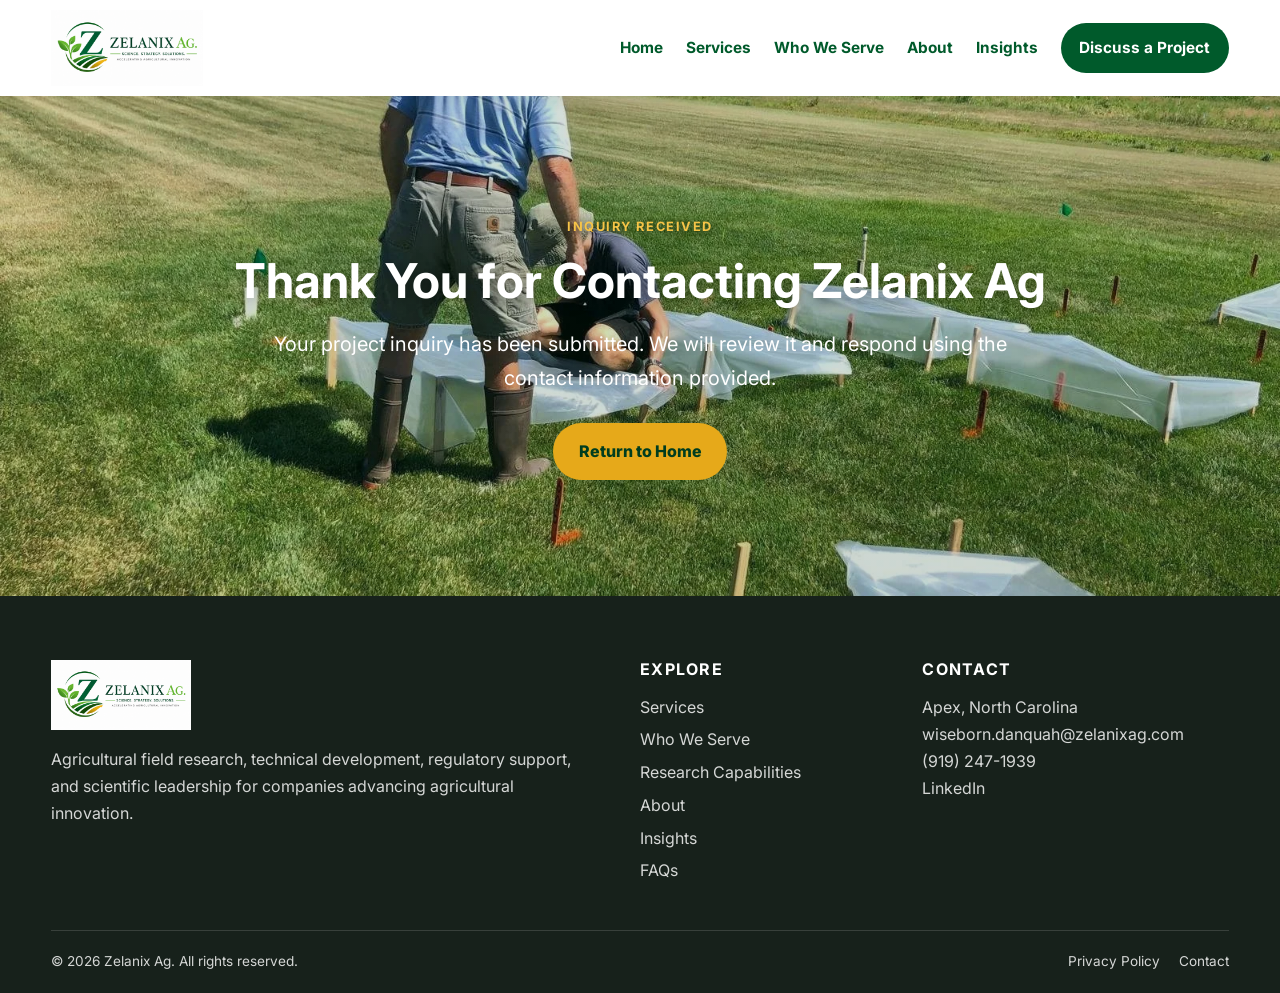
<file: contact-success.html>
<!DOCTYPE html>
<html lang="en">
<head>
    <meta charset="UTF-8">
    <meta name="viewport" content="width=device-width, initial-scale=1.0">
    <meta name="description" content="Thank you for contacting Zelanix Ag.">
    <meta name="robots" content="index, follow">
    <link rel="canonical" href="https://www.zelanixag.com/contact-success.html">
    <meta property="og:type" content="website">
    <meta property="og:site_name" content="Zelanix Ag">
    <meta property="og:title" content="Inquiry Received | Zelanix Ag">
    <meta property="og:description" content="Thank you for contacting Zelanix Ag.">
    <meta property="og:url" content="https://www.zelanixag.com/contact-success.html">
    <meta property="og:image" content="https://www.zelanixag.com/images/zelanixmodifiedlogo.png">
    <meta name="twitter:card" content="summary_large_image">
    <meta name="twitter:title" content="Inquiry Received | Zelanix Ag">
    <meta name="twitter:description" content="Thank you for contacting Zelanix Ag.">
    <title>Inquiry Received | Zelanix Ag</title>
<link rel="preconnect" href="https://fonts.googleapis.com">
<link rel="preconnect" href="https://fonts.gstatic.com" crossorigin>
<link href="https://fonts.googleapis.com/css2?family=Inter:wght@400;500;600;700;800&display=swap" rel="stylesheet">
    <link rel="stylesheet" href="css/styles.css?v=20260815-inter1">
    <script type="application/ld+json">
    {
      "@context": "https://schema.org",
      "@type": "ProfessionalService",
      "name": "Zelanix Ag",
      "url": "https://www.zelanixag.com",
      "logo": "https://www.zelanixag.com/images/zelanixmodifiedlogo.png",
      "email": "wiseborn.danquah@zelanixag.com",
      "telephone": "+19192471939",
      "address": {
        "@type": "PostalAddress",
        "addressLocality": "Apex",
        "addressRegion": "NC",
        "addressCountry": "US"
      },
      "founder": {
        "@type": "Person",
        "name": "Wiseborn B. Danquah, Ph.D."
      },
      "areaServed": ["United States", "Canada", "International"],
      "description": "Thank you for contacting Zelanix Ag."
    }
    </script>
</head>
<body class="success-page">
<a class="skip-link" href="#main-content">Skip to main content</a>
    <header class="site-header">
        <div class="container navbar">
            <a href="index.html" class="logo" aria-label="Zelanix Ag homepage">
                <img src="images/zelanixmodifiedlogo.png" alt="Zelanix Ag">
            </a>
            <button class="menu-toggle" type="button" aria-expanded="false"
                aria-controls="primary-navigation" aria-label="Open navigation menu">
                <span></span><span></span><span></span>
            </button>
            <nav id="primary-navigation" class="primary-navigation" aria-label="Primary navigation">
                <ul>
                    <li><a href="index.html">Home</a></li>
<li><a href="services.html">Services</a></li>
<li><a href="who-we-serve.html">Who We Serve</a></li>
<li><a href="about.html">About</a></li>
<li><a href="insights.html">Insights</a></li>
                    <li><a href="contact.html" class="btn-nav"
                        >Discuss a Project</a></li>
                </ul>
            </nav>
        </div>
    </header>
<main id="main-content">
    <section class="page-hero success-hero">
        <div class="container">
            <span class="eyebrow hero-eyebrow">INQUIRY RECEIVED</span>
            <h1>Thank You for Contacting Zelanix Ag</h1>
            <p>Your project inquiry has been submitted. We will review it and respond using the contact information provided.</p>
            <a href="index.html" class="btn-primary">Return to Home</a>
        </div>
    </section>
</main>
<footer class="site-footer">
    <div class="container footer-grid">
        <div class="footer-brand">
            <img src="images/zelanixmodifiedlogo.png" class="footer-logo" alt="Zelanix Ag">
            <p>Agricultural field research, technical development, regulatory support, and
            scientific leadership for companies advancing agricultural innovation.</p>
        </div>
        <div>
            <h2 class="footer-heading">Explore</h2>
            <ul class="footer-links">
                <li><a href="services.html">Services</a></li>
                <li><a href="who-we-serve.html">Who We Serve</a></li>
                <li><a href="services.html#research-capabilities">Research Capabilities</a></li>
                <li><a href="about.html">About</a></li>
                <li><a href="insights.html">Insights</a></li>
                <li><a href="faqs.html">FAQs</a></li>
            </ul>
        </div>
        <div>
            <h2 class="footer-heading">Contact</h2>
            <address>
                Apex, North Carolina<br>
                <a href="mailto:wiseborn.danquah@zelanixag.com">wiseborn.danquah@zelanixag.com</a><br>
                <a href="tel:+19192471939">(919) 247-1939</a><br>
                <a href="https://www.linkedin.com/company/zelanix-ag/?viewAsMember=true" target="_blank" rel="noopener noreferrer">LinkedIn</a>
            </address>
        </div>
    </div>
    <div class="container footer-bottom">
        <p>&copy; 2026 Zelanix Ag. All rights reserved.</p>
        <div>
            <a href="privacy.html">Privacy Policy</a>
            <a href="contact.html">Contact</a>
        </div>
    </div>
</footer>
<script src="js/script.js?v=20260803"></script>
</body>
</html>
</file>
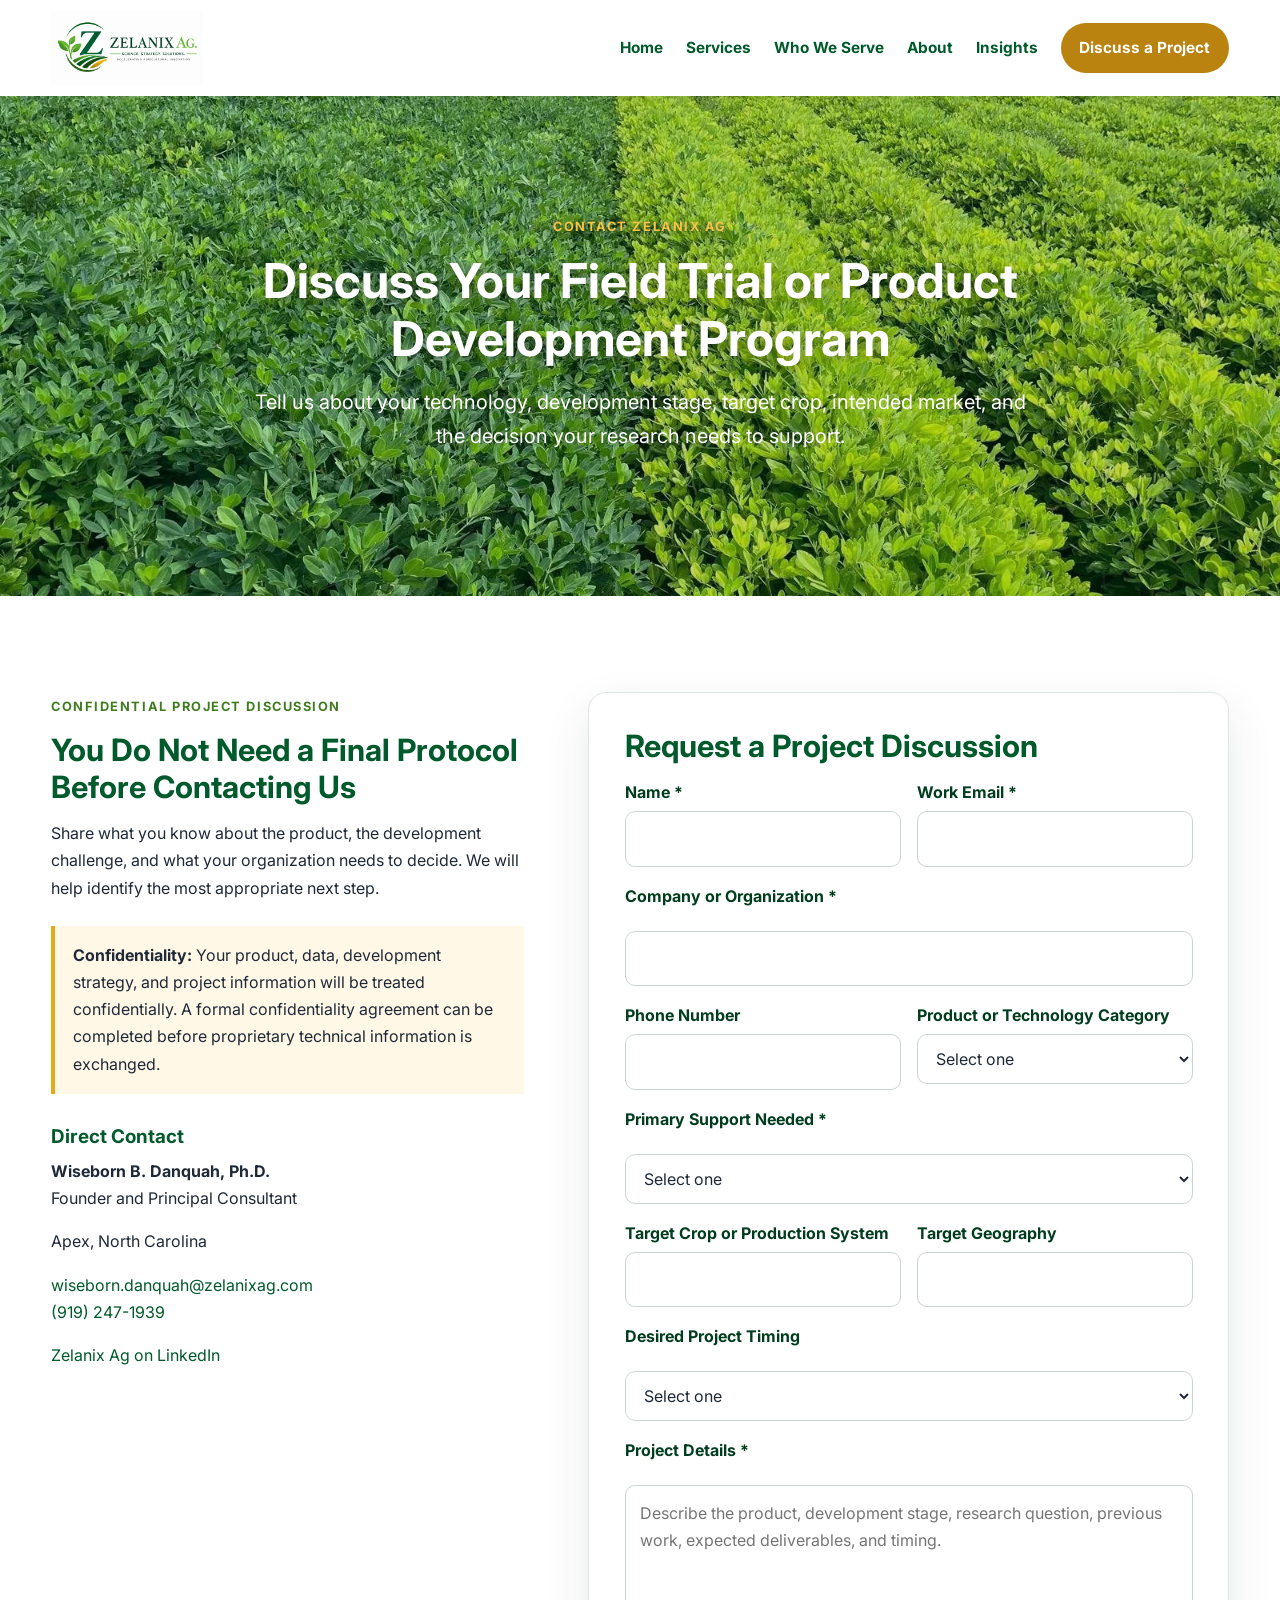
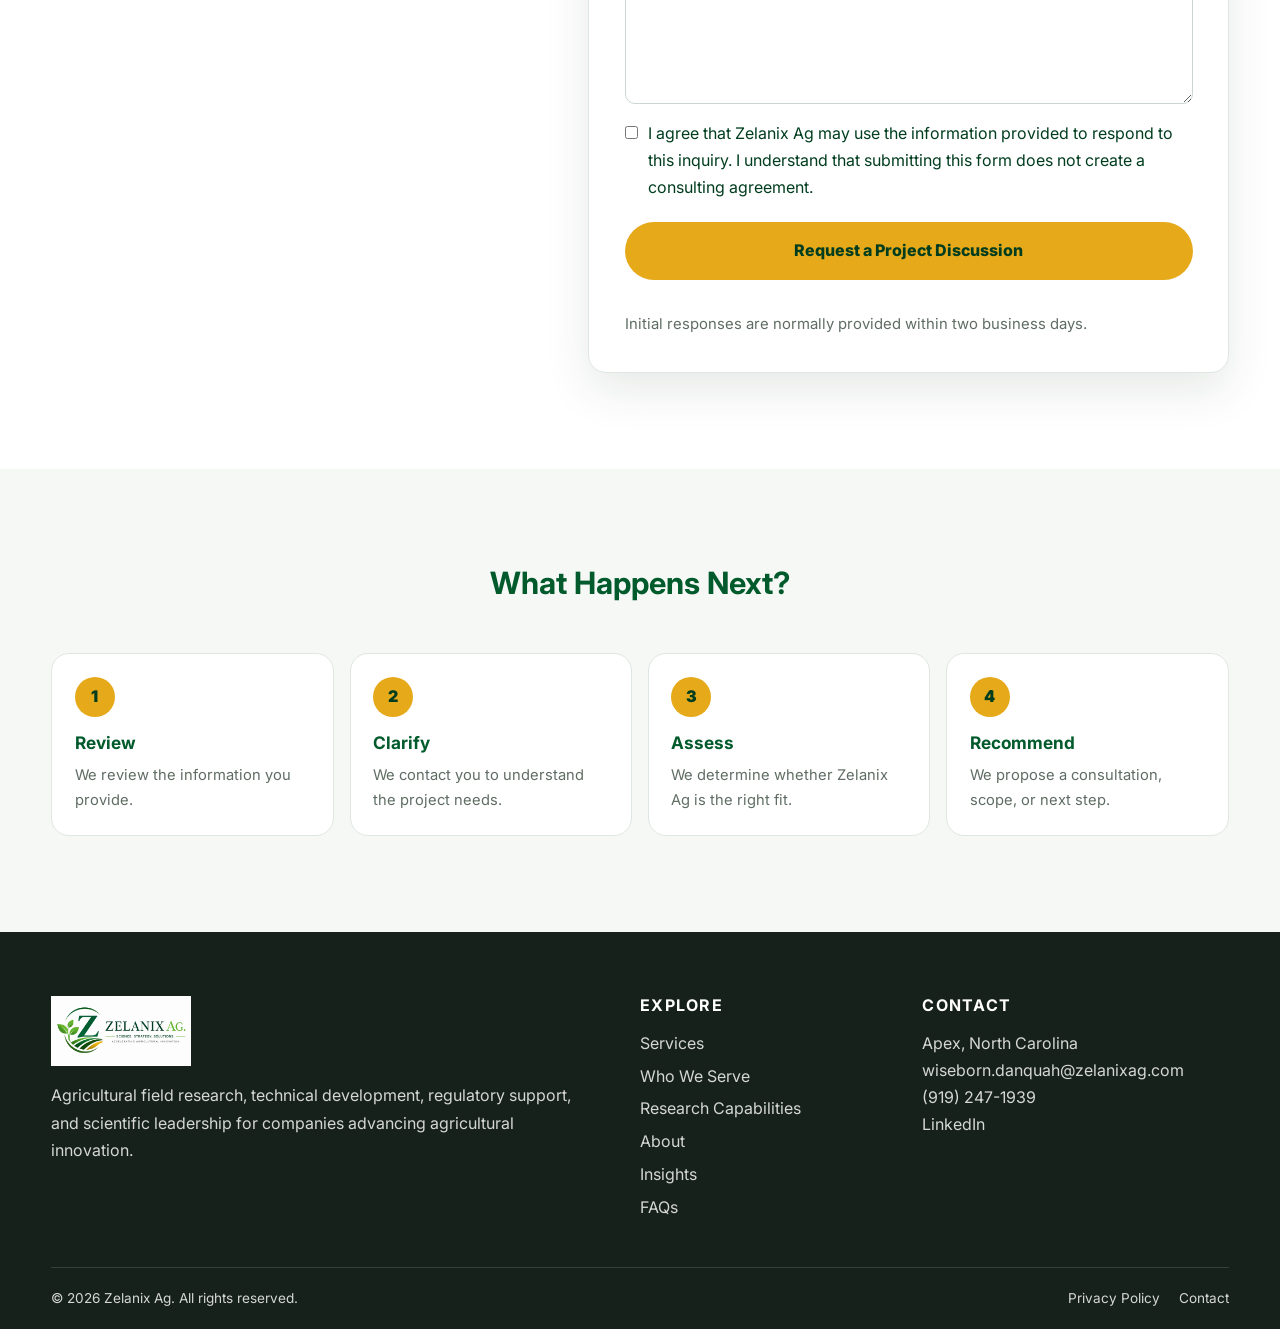
<file: contact.html>
<!DOCTYPE html>
<html lang="en">
<head>
    <meta charset="UTF-8">
    <meta name="viewport" content="width=device-width, initial-scale=1.0">
    <meta name="description" content="Contact Zelanix Ag to discuss agricultural field trials, technical development and product positioning, regulatory field study support, West Africa programs, and data interpretation.">
    <meta name="robots" content="index, follow">
    <link rel="canonical" href="https://www.zelanixag.com/contact.html">
    <meta property="og:type" content="website">
    <meta property="og:site_name" content="Zelanix Ag">
    <meta property="og:title" content="Discuss an Agricultural Field Trial | Zelanix Ag">
    <meta property="og:description" content="Contact Zelanix Ag to discuss agricultural field trials, technical development and product positioning, regulatory field study support, West Africa programs, and data interpretation.">
    <meta property="og:url" content="https://www.zelanixag.com/contact.html">
    <meta property="og:image" content="https://www.zelanixag.com/images/zelanixmodifiedlogo.png">
    <meta name="twitter:card" content="summary_large_image">
    <meta name="twitter:title" content="Discuss an Agricultural Field Trial | Zelanix Ag">
    <meta name="twitter:description" content="Contact Zelanix Ag to discuss agricultural field trials, technical development and product positioning, regulatory field study support, West Africa programs, and data interpretation.">
    <title>Discuss an Agricultural Field Trial | Zelanix Ag</title>
<link rel="preconnect" href="https://fonts.googleapis.com">
<link rel="preconnect" href="https://fonts.gstatic.com" crossorigin>
<link href="https://fonts.googleapis.com/css2?family=Inter:wght@400;500;600;700;800&display=swap" rel="stylesheet">
    <link rel="stylesheet" href="css/styles.css?v=20260815-inter1">
    <script type="application/ld+json">
    {
      "@context": "https://schema.org",
      "@type": "ProfessionalService",
      "name": "Zelanix Ag",
      "url": "https://www.zelanixag.com",
      "logo": "https://www.zelanixag.com/images/zelanixmodifiedlogo.png",
      "email": "wiseborn.danquah@zelanixag.com",
      "telephone": "+19192471939",
      "address": {
        "@type": "PostalAddress",
        "addressLocality": "Apex",
        "addressRegion": "NC",
        "addressCountry": "US"
      },
      "founder": {
        "@type": "Person",
        "name": "Wiseborn B. Danquah, Ph.D."
      },
      "areaServed": ["United States", "Canada", "International"],
      "description": "Contact Zelanix Ag to discuss agricultural field trials, technical development and product positioning, regulatory field study support, West Africa programs, and data interpretation."
    }
    </script>
</head>
<body class="contact-page">
<a class="skip-link" href="#main-content">Skip to main content</a>
    <header class="site-header">
        <div class="container navbar">
            <a href="index.html" class="logo" aria-label="Zelanix Ag homepage">
                <img src="images/zelanixmodifiedlogo.png" alt="Zelanix Ag">
            </a>
            <button class="menu-toggle" type="button" aria-expanded="false"
                aria-controls="primary-navigation" aria-label="Open navigation menu">
                <span></span><span></span><span></span>
            </button>
            <nav id="primary-navigation" class="primary-navigation" aria-label="Primary navigation">
                <ul>
                    <li><a href="index.html">Home</a></li>
<li><a href="services.html">Services</a></li>
<li><a href="who-we-serve.html">Who We Serve</a></li>
<li><a href="about.html">About</a></li>
<li><a href="insights.html">Insights</a></li>
                    <li><a href="contact.html" class="btn-nav active"
                        aria-current="page">Discuss a Project</a></li>
                </ul>
            </nav>
        </div>
    </header>
<main id="main-content">
    <section class="page-hero contact-hero">
        <div class="container">
            <span class="eyebrow hero-eyebrow">CONTACT ZELANIX AG</span>
            <h1>Discuss Your Field Trial or Product Development Program</h1>
            <p>Tell us about your technology, development stage, target crop, intended market,
            and the decision your research needs to support.</p>
        </div>
    </section>

    <section class="section">
        <div class="container contact-grid">
            <div>
                <span class="eyebrow">CONFIDENTIAL PROJECT DISCUSSION</span>
                <h2>You Do Not Need a Final Protocol Before Contacting Us</h2>
                <p>Share what you know about the product, the development challenge, and what your
                organization needs to decide. We will help identify the most appropriate next step.</p>
                <div class="trust-note">
                    <strong>Confidentiality:</strong> Your product, data, development strategy, and
                    project information will be treated confidentially. A formal confidentiality
                    agreement can be completed before proprietary technical information is exchanged.
                </div>
                <div class="contact-info">
                    <h3>Direct Contact</h3>
                    <p><strong>Wiseborn B. Danquah, Ph.D.</strong><br>Founder and Principal Consultant</p>
                    <p>Apex, North Carolina</p>
                    <p><a href="mailto:wiseborn.danquah@zelanixag.com">wiseborn.danquah@zelanixag.com</a><br>
                    <a href="tel:+19192471939">(919) 247-1939</a></p>
                    <p><a href="https://www.linkedin.com/company/zelanix-ag/?viewAsMember=true" target="_blank" rel="noopener noreferrer">Zelanix Ag on LinkedIn</a></p>
                </div>
            </div>

            <div class="form-card">
                <h2>Request a Project Discussion</h2>
                <form action="https://formspree.io/f/mojzrloz" method="POST"
                    accept-charset="UTF-8" class="contact-form" id="project-inquiry">
                    <input type="hidden" name="_subject" value="New Zelanix Ag Project Inquiry">
                    <div class="honeypot" aria-hidden="true">
                        <label for="website">Leave this field empty</label>
                        <input id="website" type="text" name="_gotcha" tabindex="-1" autocomplete="off">
                    </div>

                    <div class="form-row">
                        <div>
                            <label for="name">Name <span aria-hidden="true">*</span></label>
                            <input id="name" name="name" type="text" autocomplete="name" required>
                        </div>
                        <div>
                            <label for="email">Work Email <span aria-hidden="true">*</span></label>
                            <input id="email" name="email" type="email" autocomplete="email" required>
                        </div>
                    </div>

                    <label for="company">Company or Organization <span aria-hidden="true">*</span></label>
                    <input id="company" name="company" type="text" autocomplete="organization" required>

                    <div class="form-row">
                        <div>
                            <label for="phone">Phone Number</label>
                            <input id="phone" name="phone" type="tel" autocomplete="tel">
                        </div>
                        <div>
                            <label for="category">Product or Technology Category</label>
                            <select id="category" name="product_category">
                                <option value="">Select one</option>
                                <option>Biological, biostimulant, or inoculant</option>
                                <option>Crop protection or biocontrol</option>
                                <option>Seed, trait, or genetics</option>
                                <option>Plant nutrition or soil health</option>
                                <option>AgTech or precision agriculture</option>
                                <option>Application or agronomic technology</option>
                                <option>Nematology</option>
                                <option>Other</option>
                            </select>
                        </div>
                    </div>

                    <label for="support">Primary Support Needed <span aria-hidden="true">*</span></label>
                    <select id="support" name="support_needed" required>
                        <option value="">Select one</option>
                        <option>Field trial strategy and management</option>
                        <option>Protocol development</option>
                        <option>Research partner identification</option>
                        <option>Trial management</option>
                        <option>Technical development and product positioning</option>
                        <option>Regulatory field study and stewardship support</option>
                        <option>West Africa technical development and product positioning</option>
                        <option>Data interpretation and scientific communication</option>
                        <option>Not sure yet</option>
                    </select>

                    <div class="form-row">
                        <div>
                            <label for="crop">Target Crop or Production System</label>
                            <input id="crop" name="target_crop" type="text">
                        </div>
                        <div>
                            <label for="geography">Target Geography</label>
                            <input id="geography" name="target_geography" type="text">
                        </div>
                    </div>

                    <label for="timing">Desired Project Timing</label>
                    <select id="timing" name="project_timing">
                        <option value="">Select one</option>
                        <option>As soon as possible</option>
                        <option>Within three months</option>
                        <option>Within six months</option>
                        <option>Next field season</option>
                        <option>Timing not yet determined</option>
                    </select>

                    <label for="message">Project Details <span aria-hidden="true">*</span></label>
                    <textarea id="message" name="message" rows="7"
                        placeholder="Describe the product, development stage, research question, previous work, expected deliverables, and timing."
                        required></textarea>

                    <label class="checkbox-label">
                        <input type="checkbox" name="consent" value="Agreed" required>
                        <span>I agree that Zelanix Ag may use the information provided to respond to this inquiry.
                        I understand that submitting this form does not create a consulting agreement.</span>
                    </label>

                    <button type="submit" class="btn-primary" data-submit-label="Request a Project Discussion">Request a Project Discussion</button>
                    <p id="form-status" class="form-status" role="status" aria-live="polite"></p>
                    <p class="form-note">Initial responses are normally provided within two business days.</p>
                </form>
            </div>
        </div>
    </section>

    <section class="section section-light">
        <div class="container">
            <div class="section-heading"><h2>What Happens Next?</h2></div>
            <ol class="process-grid four-steps">
                <li><span>1</span><h3>Review</h3><p>We review the information you provide.</p></li>
                <li><span>2</span><h3>Clarify</h3><p>We contact you to understand the project needs.</p></li>
                <li><span>3</span><h3>Assess</h3><p>We determine whether Zelanix Ag is the right fit.</p></li>
                <li><span>4</span><h3>Recommend</h3><p>We propose a consultation, scope, or next step.</p></li>
            </ol>
        </div>
    </section>
</main>
<footer class="site-footer">
    <div class="container footer-grid">
        <div class="footer-brand">
            <img src="images/zelanixmodifiedlogo.png" class="footer-logo" alt="Zelanix Ag">
            <p>Agricultural field research, technical development, regulatory support, and
            scientific leadership for companies advancing agricultural innovation.</p>
        </div>
        <div>
            <h2 class="footer-heading">Explore</h2>
            <ul class="footer-links">
                <li><a href="services.html">Services</a></li>
                <li><a href="who-we-serve.html">Who We Serve</a></li>
                <li><a href="services.html#research-capabilities">Research Capabilities</a></li>
                <li><a href="about.html">About</a></li>
                <li><a href="insights.html">Insights</a></li>
                <li><a href="faqs.html">FAQs</a></li>
            </ul>
        </div>
        <div>
            <h2 class="footer-heading">Contact</h2>
            <address>
                Apex, North Carolina<br>
                <a href="mailto:wiseborn.danquah@zelanixag.com">wiseborn.danquah@zelanixag.com</a><br>
                <a href="tel:+19192471939">(919) 247-1939</a><br>
                <a href="https://www.linkedin.com/company/zelanix-ag/?viewAsMember=true" target="_blank" rel="noopener noreferrer">LinkedIn</a>
            </address>
        </div>
    </div>
    <div class="container footer-bottom">
        <p>&copy; 2026 Zelanix Ag. All rights reserved.</p>
        <div>
            <a href="privacy.html">Privacy Policy</a>
            <a href="contact.html">Contact</a>
        </div>
    </div>
</footer>
<script src="js/script.js?v=form2"></script>
</body>
</html>
</file>
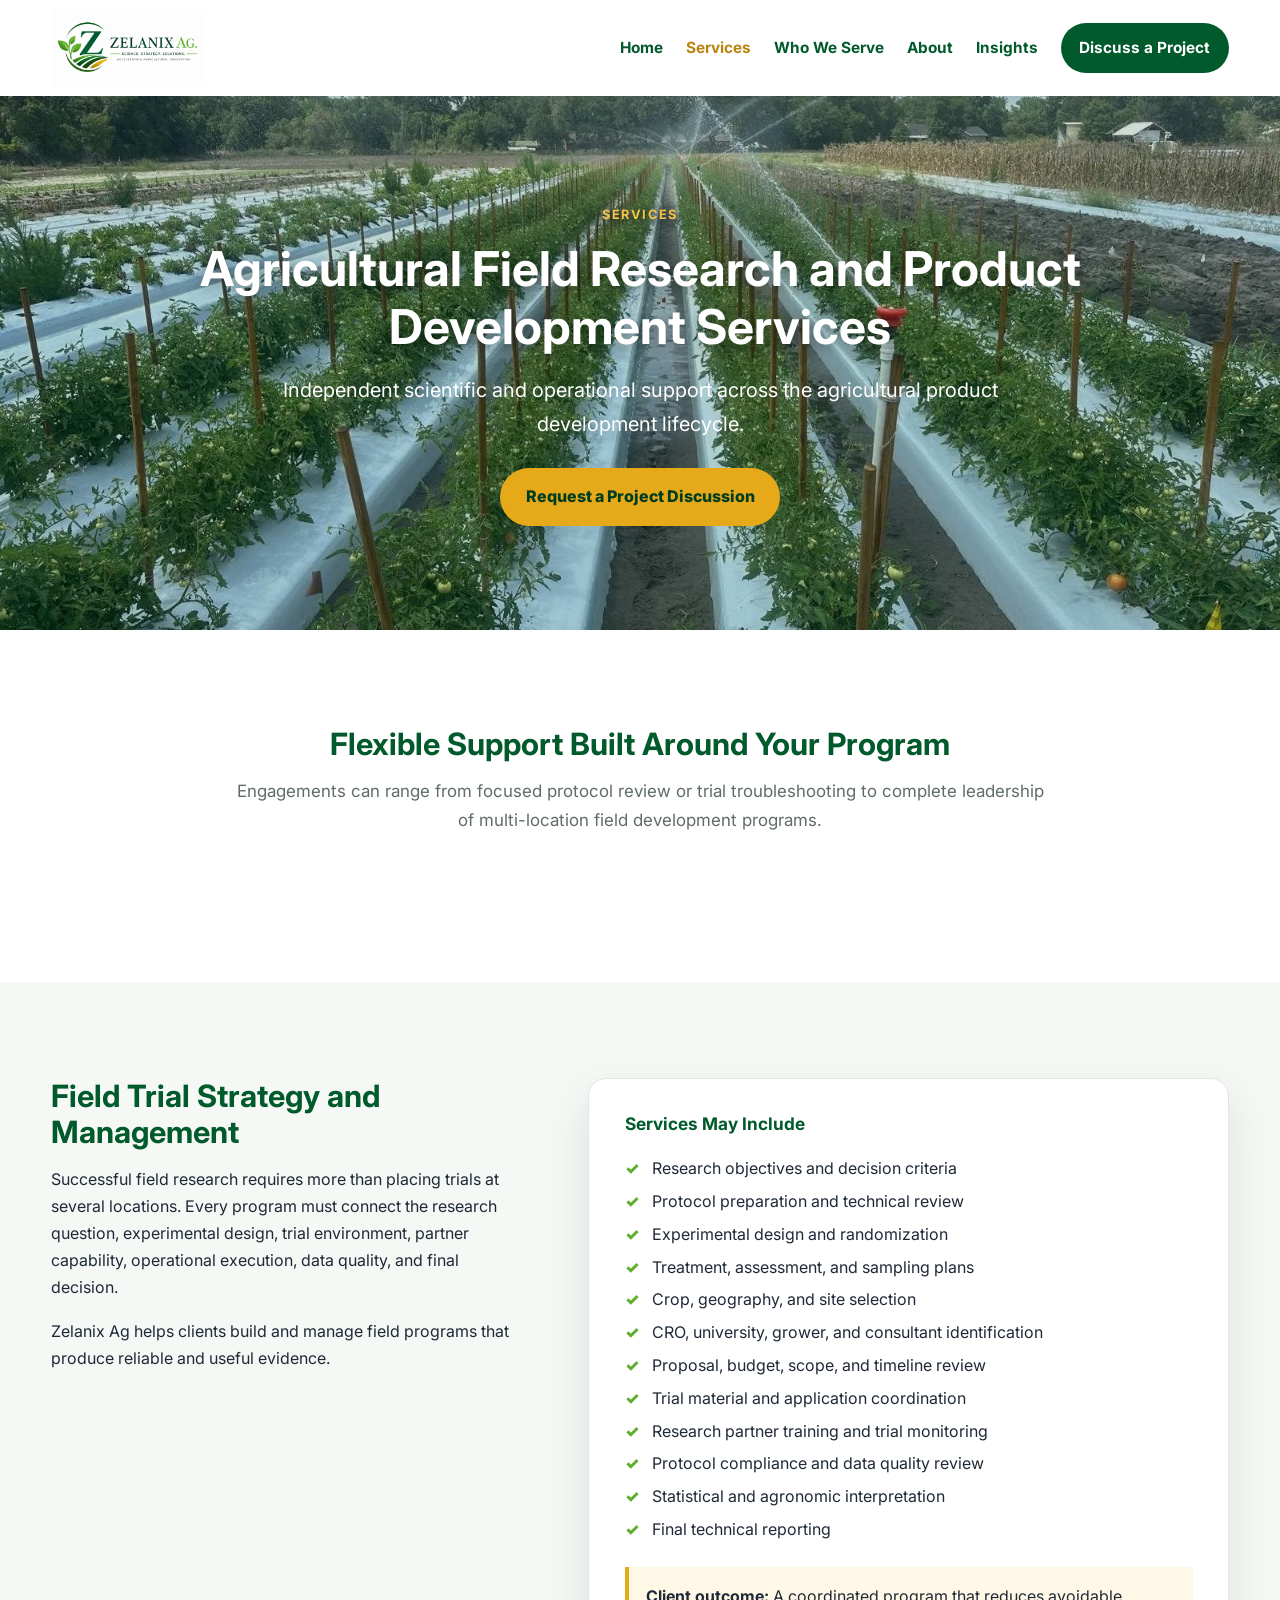
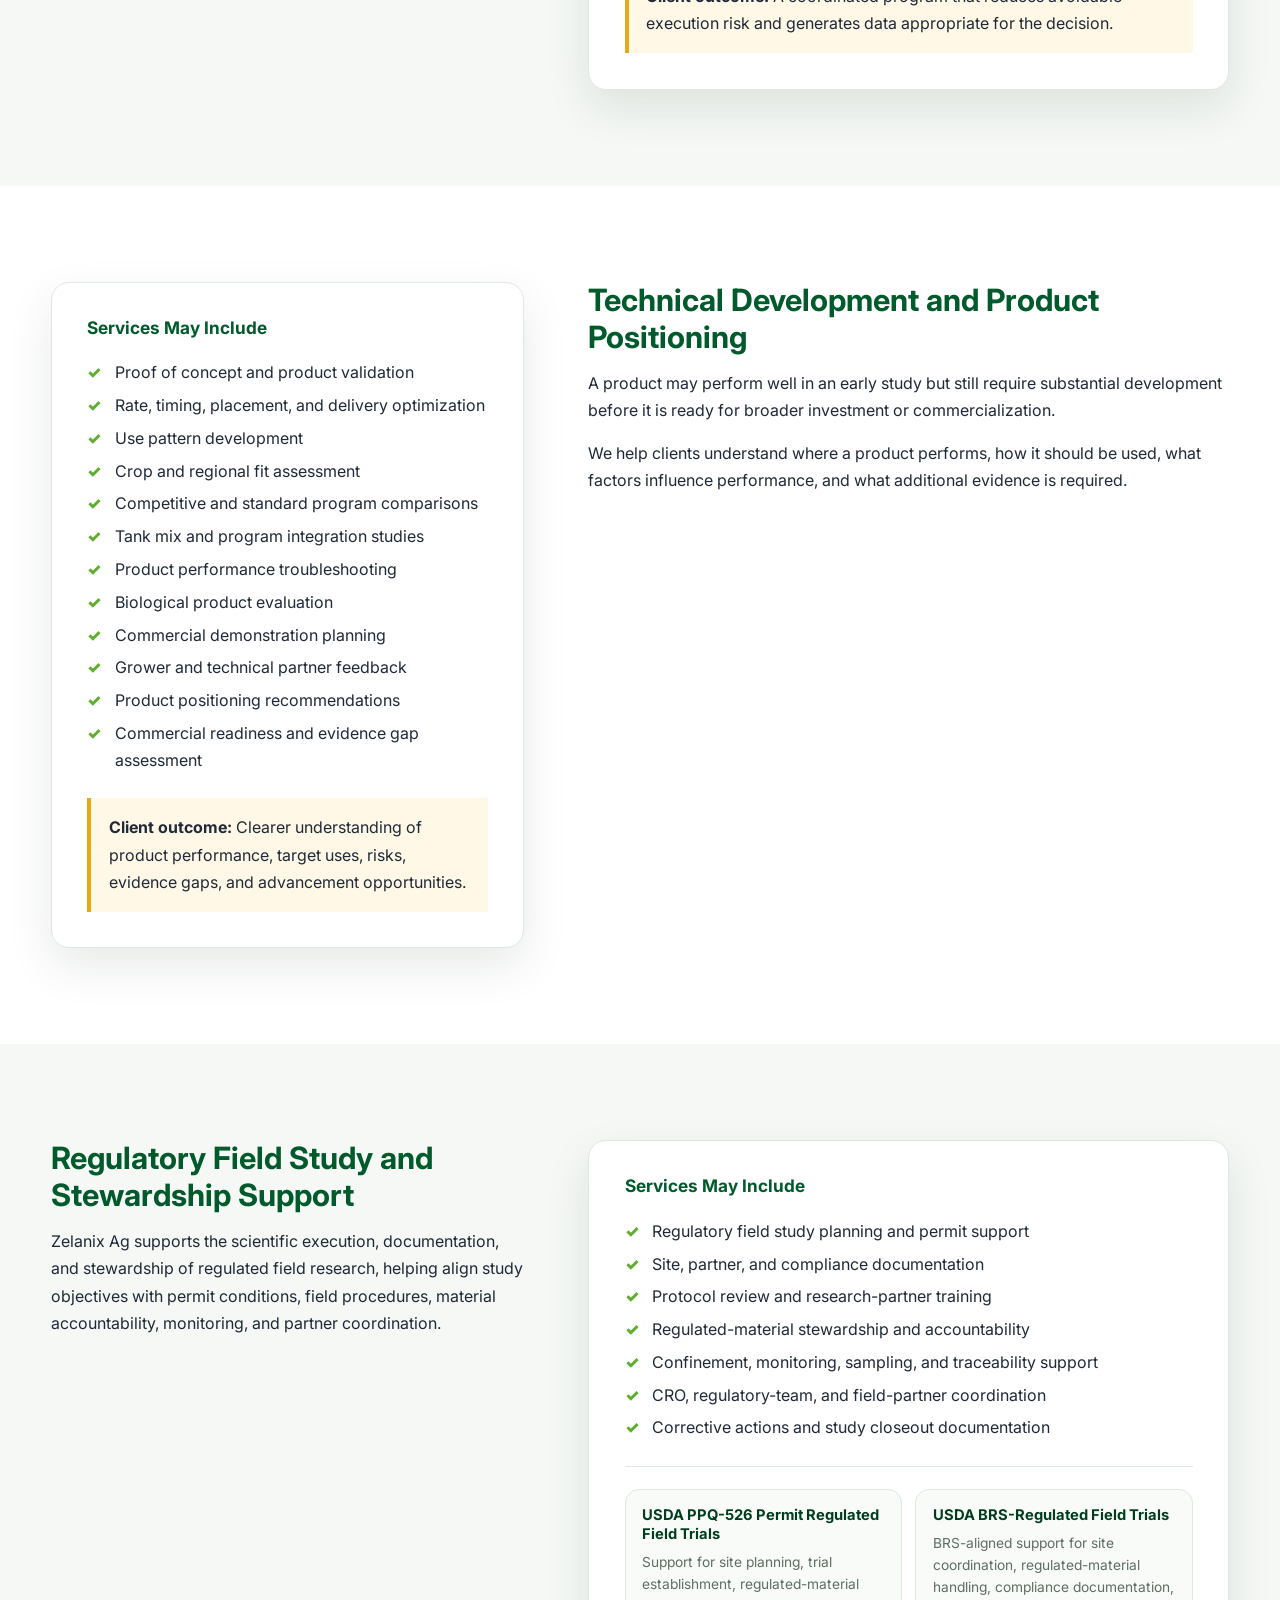
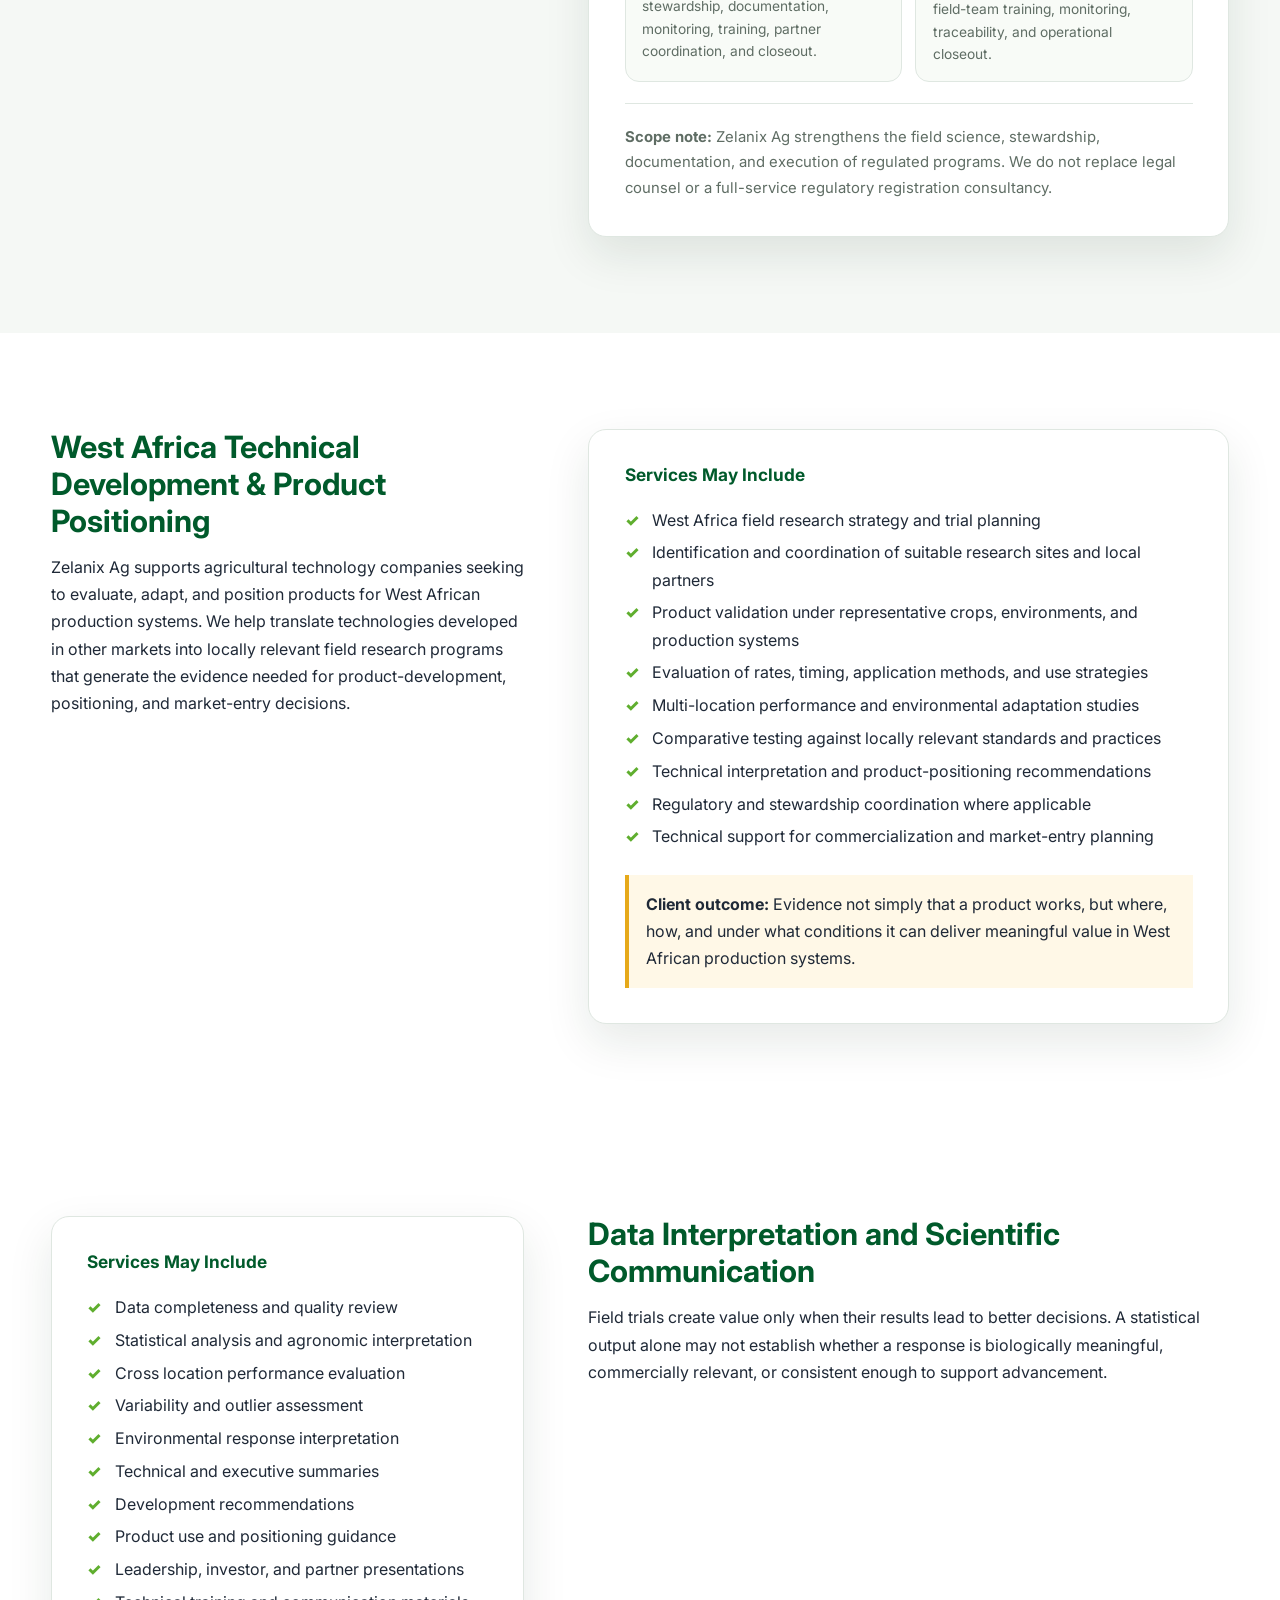
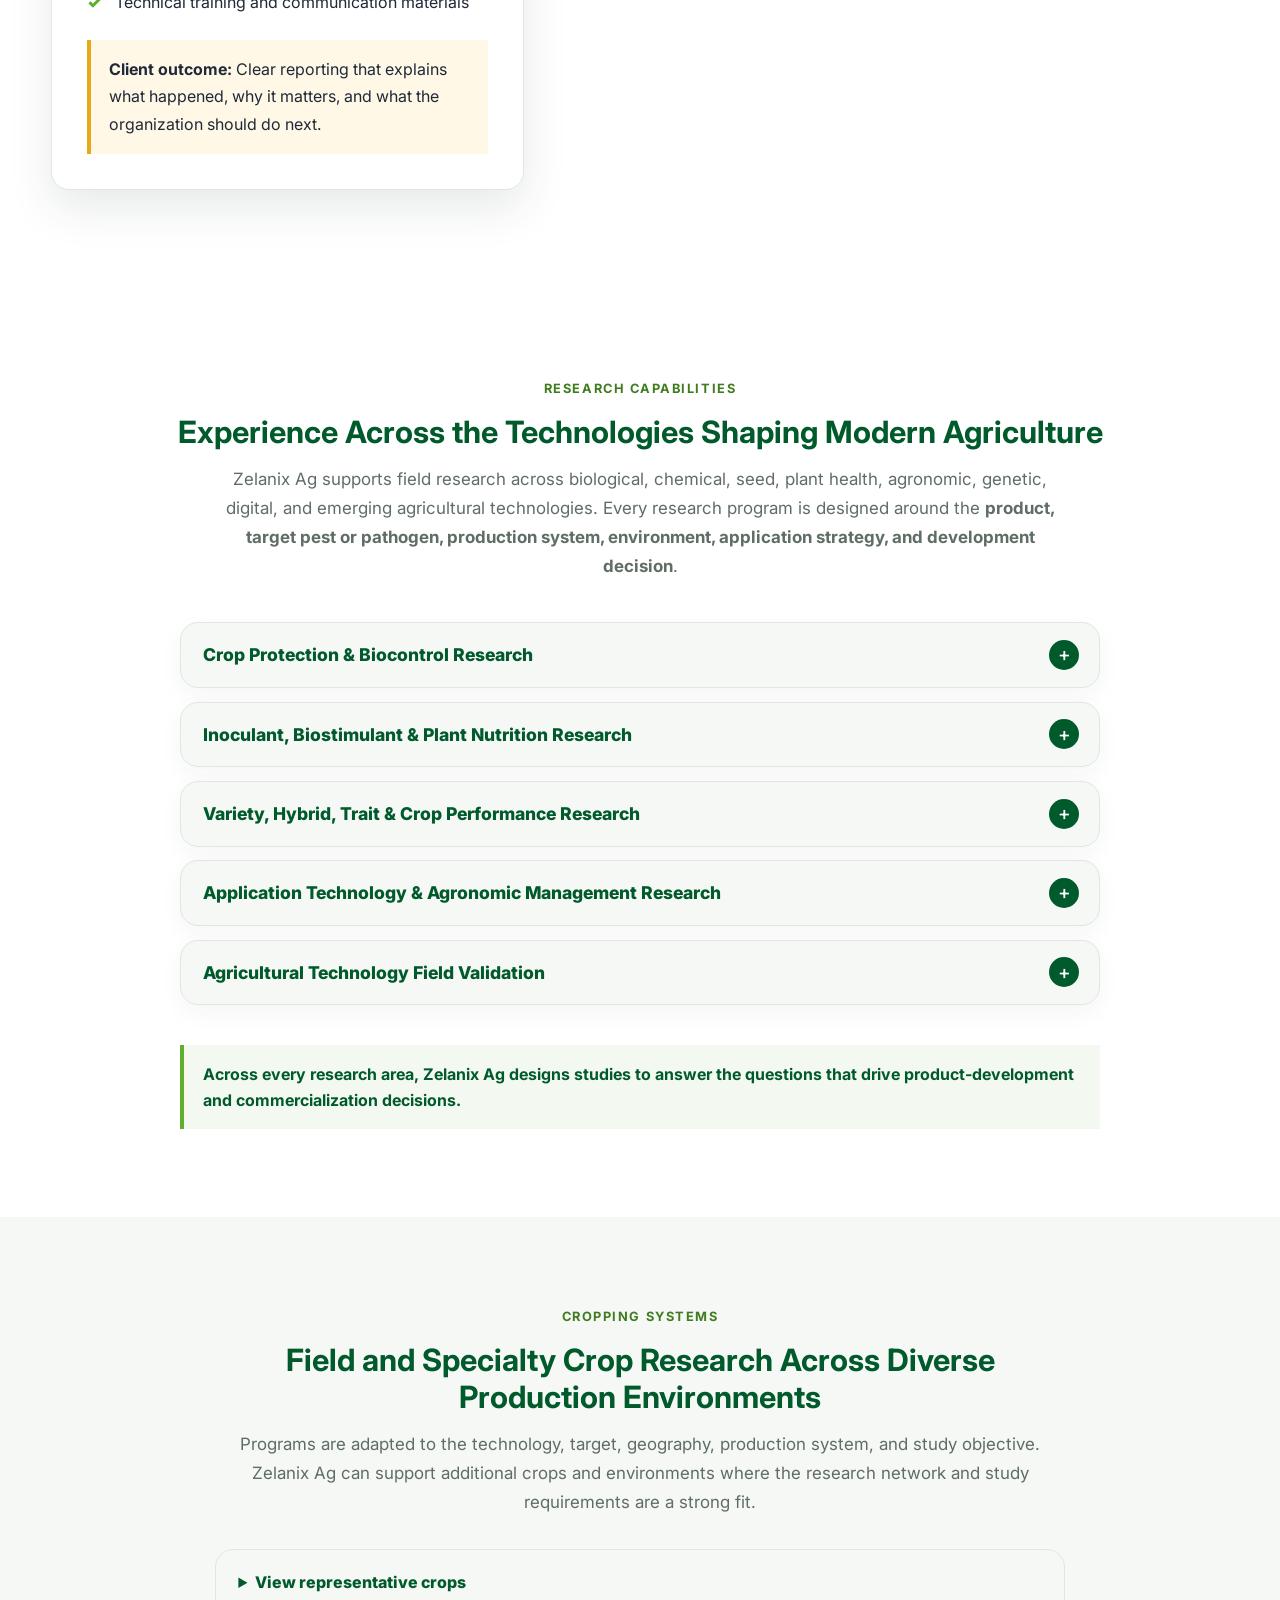
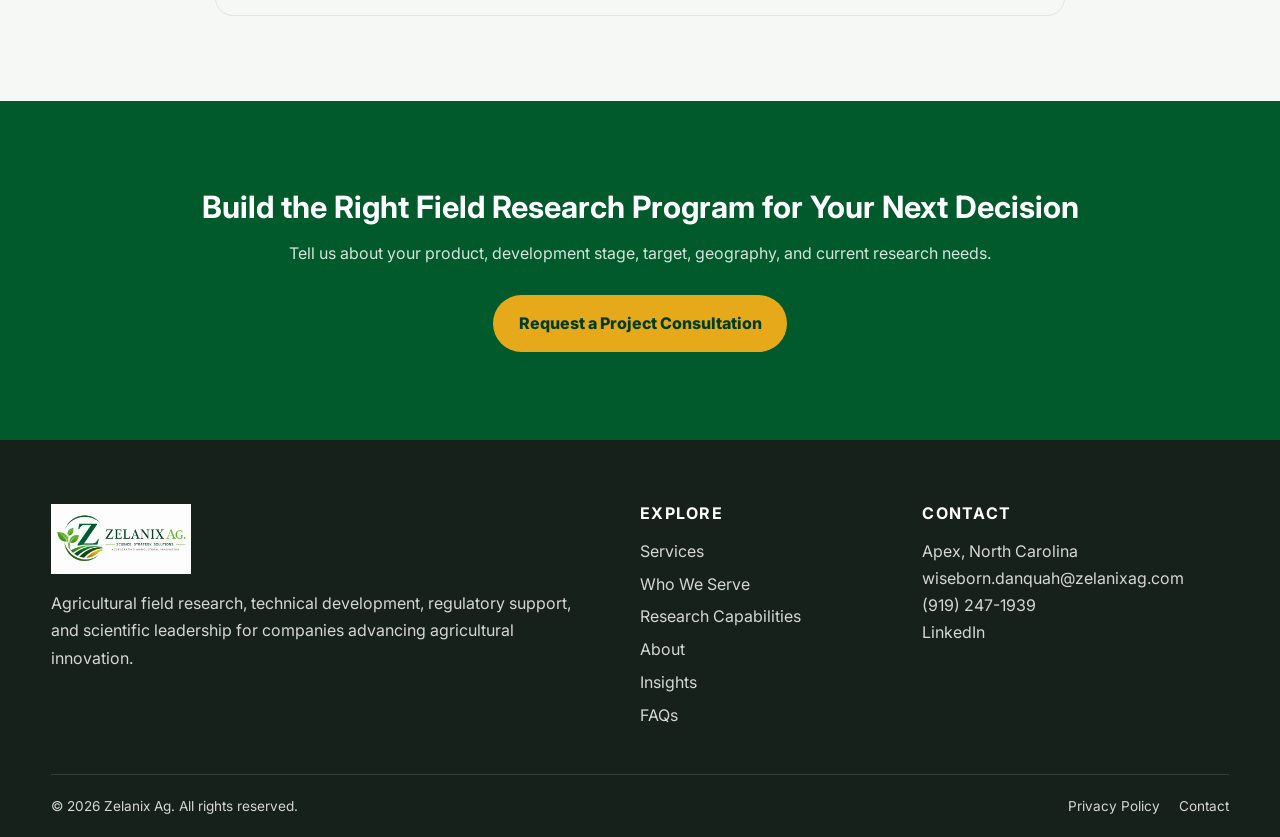
<file: experience.html>
<!DOCTYPE html>
<html lang="en">
<head>
<meta charset="UTF-8">
<meta name="viewport" content="width=device-width, initial-scale=1.0">
<meta name="robots" content="noindex, follow">
<link rel="canonical" href="https://www.zelanixag.com/services.html#research-capabilities">
<meta http-equiv="refresh" content="0; url=services.html#research-capabilities">
<title>Research Capabilities | Zelanix Ag</title>
<script>window.location.replace("services.html#research-capabilities");</script>
</head>
<body>
<p>Research Experience and Capabilities have moved to the
<a href="services.html#research-capabilities">Zelanix Ag Services page</a>.</p>
</body>
</html>
</file>
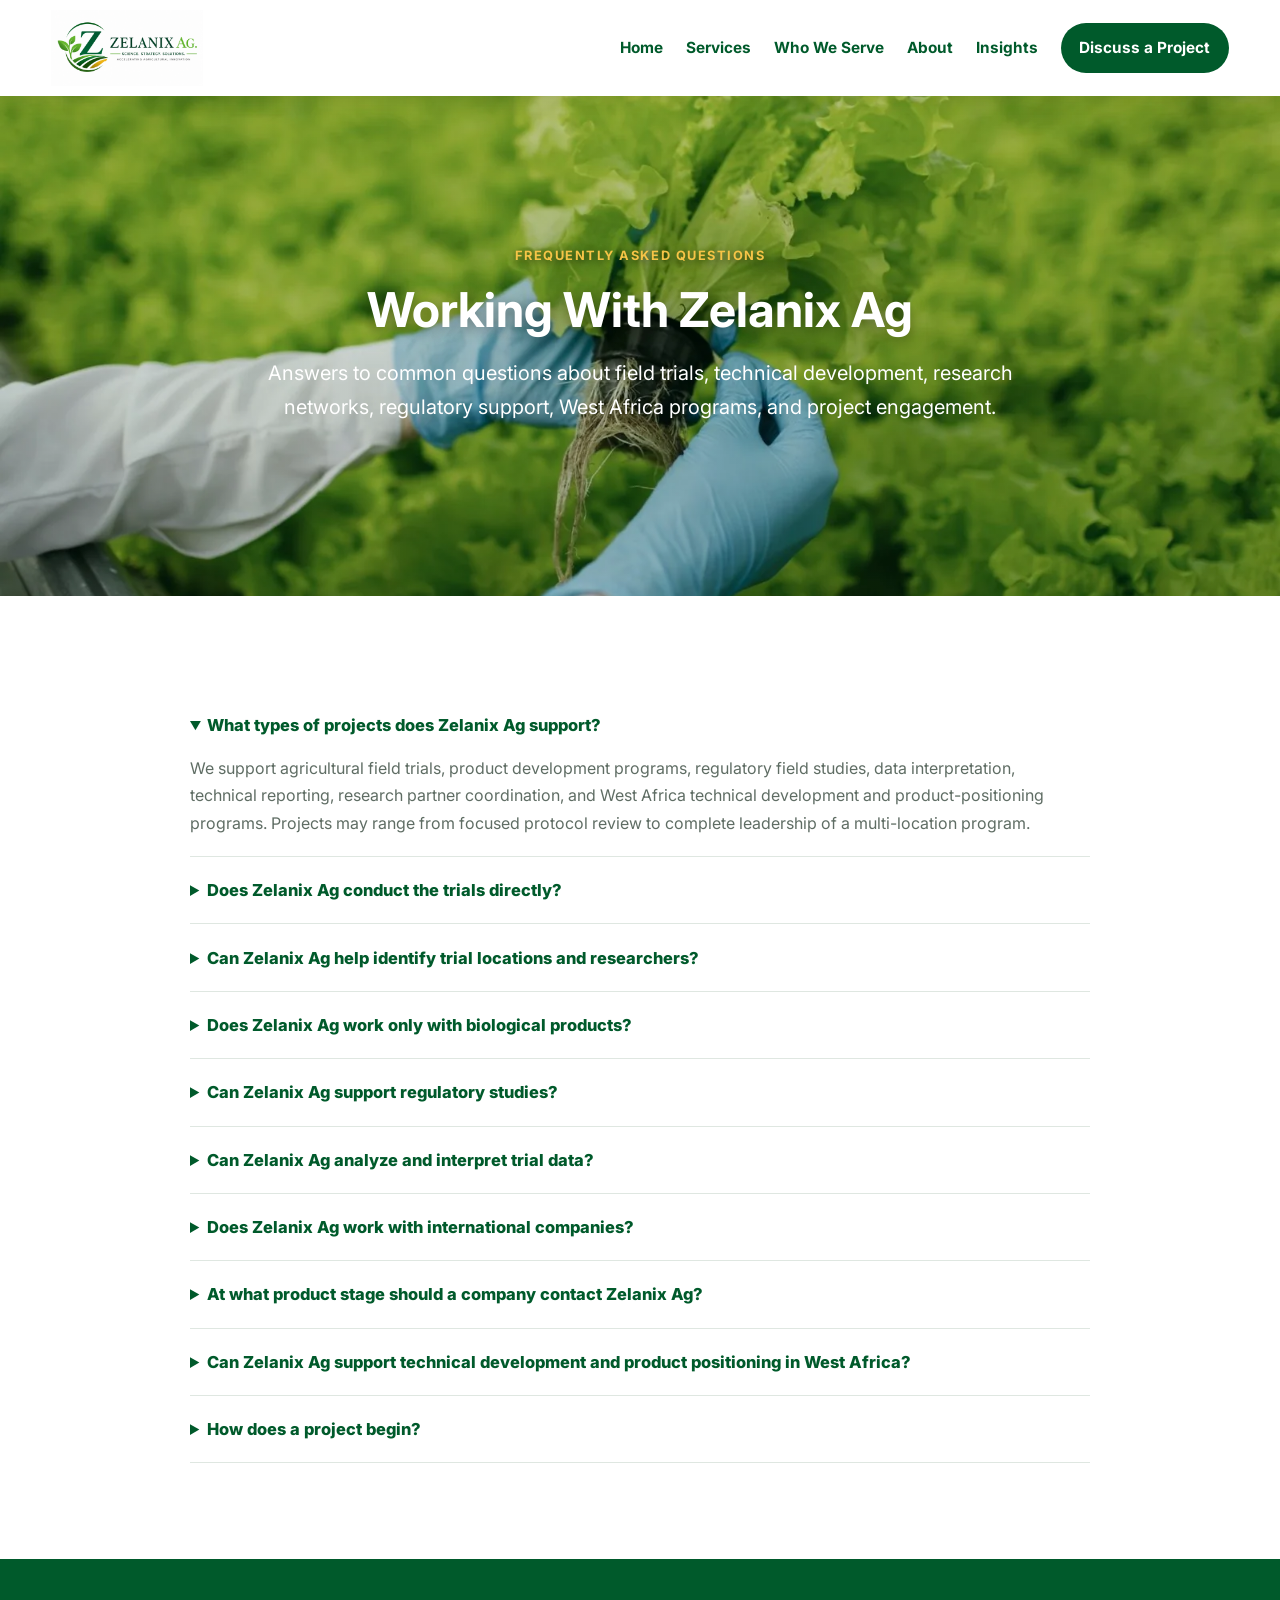
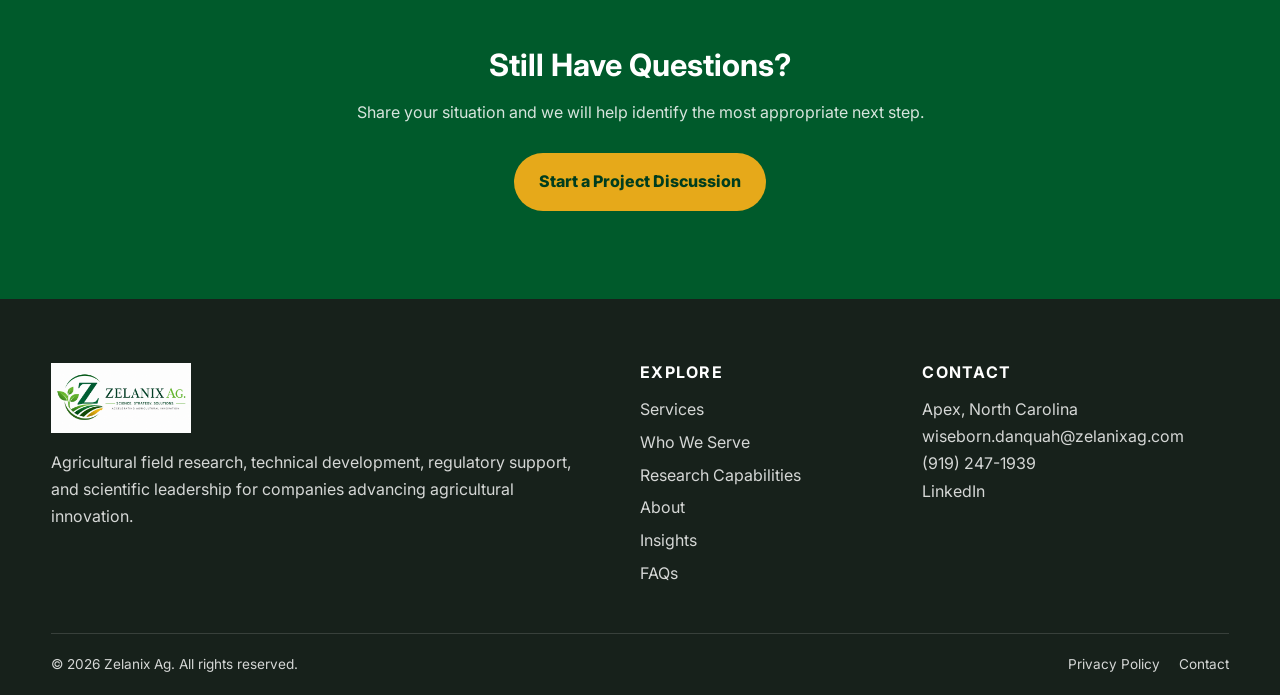
<file: faqs.html>
<!DOCTYPE html>
<html lang="en">
<head>
    <meta charset="UTF-8">
    <meta name="viewport" content="width=device-width, initial-scale=1.0">
    <meta name="description" content="Find answers about Zelanix Ag field trial management, regulatory support, research partner coordination, data interpretation, and consulting services.">
    <meta name="robots" content="index, follow">
    <link rel="canonical" href="https://www.zelanixag.com/faqs.html">
    <meta property="og:type" content="website">
    <meta property="og:site_name" content="Zelanix Ag">
    <meta property="og:title" content="Agricultural Field Trial Consulting FAQs | Zelanix Ag">
    <meta property="og:description" content="Find answers about Zelanix Ag field trial management, regulatory support, research partner coordination, data interpretation, and consulting services.">
    <meta property="og:url" content="https://www.zelanixag.com/faqs.html">
    <meta property="og:image" content="https://www.zelanixag.com/images/zelanixmodifiedlogo.png">
    <meta name="twitter:card" content="summary_large_image">
    <meta name="twitter:title" content="Agricultural Field Trial Consulting FAQs | Zelanix Ag">
    <meta name="twitter:description" content="Find answers about Zelanix Ag field trial management, regulatory support, research partner coordination, data interpretation, and consulting services.">
    <title>Agricultural Field Trial Consulting FAQs | Zelanix Ag</title>
<link rel="preconnect" href="https://fonts.googleapis.com">
<link rel="preconnect" href="https://fonts.gstatic.com" crossorigin>
<link href="https://fonts.googleapis.com/css2?family=Inter:wght@400;500;600;700;800&display=swap" rel="stylesheet">
    <link rel="stylesheet" href="css/styles.css?v=20260815-inter1">
    <script type="application/ld+json">
    {
      "@context": "https://schema.org",
      "@type": "ProfessionalService",
      "name": "Zelanix Ag",
      "url": "https://www.zelanixag.com",
      "logo": "https://www.zelanixag.com/images/zelanixmodifiedlogo.png",
      "email": "wiseborn.danquah@zelanixag.com",
      "telephone": "+19192471939",
      "address": {
        "@type": "PostalAddress",
        "addressLocality": "Apex",
        "addressRegion": "NC",
        "addressCountry": "US"
      },
      "founder": {
        "@type": "Person",
        "name": "Wiseborn B. Danquah, Ph.D."
      },
      "areaServed": ["United States", "Canada", "International"],
      "description": "Find answers about Zelanix Ag field trial management, regulatory support, research partner coordination, data interpretation, and consulting services."
    }
    </script>
</head>
<body class="faq-page">
<a class="skip-link" href="#main-content">Skip to main content</a>
    <header class="site-header">
        <div class="container navbar">
            <a href="index.html" class="logo" aria-label="Zelanix Ag homepage">
                <img src="images/zelanixmodifiedlogo.png" alt="Zelanix Ag">
            </a>
            <button class="menu-toggle" type="button" aria-expanded="false"
                aria-controls="primary-navigation" aria-label="Open navigation menu">
                <span></span><span></span><span></span>
            </button>
            <nav id="primary-navigation" class="primary-navigation" aria-label="Primary navigation">
                <ul>
                    <li><a href="index.html">Home</a></li>
<li><a href="services.html">Services</a></li>
<li><a href="who-we-serve.html">Who We Serve</a></li>
<li><a href="about.html">About</a></li>
<li><a href="insights.html">Insights</a></li>
                    <li><a href="contact.html" class="btn-nav"
                        >Discuss a Project</a></li>
                </ul>
            </nav>
        </div>
    </header>
<main id="main-content">
    <section class="page-hero faq-hero">
        <div class="container">
            <span class="eyebrow hero-eyebrow">FREQUENTLY ASKED QUESTIONS</span>
            <h1>Working With Zelanix Ag</h1>
            <p>Answers to common questions about field trials, technical development, research networks,
            regulatory support, West Africa programs, and project engagement.</p>
        </div>
    </section>

    <section class="section">
        <div class="container faq-layout">
            <details open><summary>What types of projects does Zelanix Ag support?</summary>
                <p>We support agricultural field trials, product development programs, regulatory
                field studies, data interpretation, technical reporting, research partner coordination,
                and West Africa technical development and product-positioning programs. Projects may range
                from focused protocol review to complete leadership of a multi-location program.</p></details>
            <details><summary>Does Zelanix Ag conduct the trials directly?</summary>
                <p>Zelanix Ag provides scientific leadership, trial strategy, coordination, oversight,
                and interpretation. Field execution may be completed through qualified CROs, universities,
                growers, independent researchers, or other appropriate partners.</p></details>
            <details><summary>Can Zelanix Ag help identify trial locations and researchers?</summary>
                <p>Yes. We can help identify and evaluate partners based on crop, geography, target pest
                or disease, application capability, scientific expertise, timelines, and study objectives.</p></details>
            <details><summary>Does Zelanix Ag work only with biological products?</summary>
                <p>No. We support biologicals, biostimulants, crop protection products, seed and trait
                technologies, plant nutrition products, and AgTech systems.</p></details>
            <details><summary>Can Zelanix Ag support regulatory studies?</summary>
                <p>Yes. We support field planning, documentation, partner training, permit coordination,
                stewardship, sample coordination, compliance review, and scientific oversight. We do not
                replace legal counsel or a full service registration consultancy.</p></details>
            <details><summary>Can Zelanix Ag analyze and interpret trial data?</summary>
                <p>Yes. We review data quality, conduct or coordinate statistical analysis, interpret
                findings in their agronomic context, compare performance across sites, and prepare
                technical summaries and development recommendations.</p></details>
            <details><summary>Does Zelanix Ag work with international companies?</summary>
                <p>Yes. We support international companies developing, validating, or positioning agricultural
                technologies through North American field programs and West Africa technical development
                and product-positioning programs, depending on project needs.</p></details>
            <details><summary>At what product stage should a company contact Zelanix Ag?</summary>
                <p>Clients may contact us during proof of concept planning, protocol development,
                partner selection, field validation, regulatory study preparation, product optimization,
                commercial demonstration, data interpretation, positioning, or project recovery.</p></details>
            <details><summary>Can Zelanix Ag support technical development and product positioning in West Africa?</summary>
                <p>Yes. We can help companies design locally relevant field programs, identify and coordinate
                research partners, evaluate product adaptation and performance, and translate results into
                product-positioning and market-readiness decisions.</p></details>
            <details><summary>How does a project begin?</summary>
                <p>The first step is a confidential project discussion covering the product, development
                stage, research question, intended geography, timing, and decision the work must support.
                We then recommend an appropriate scope and engagement structure.</p></details>
        </div>
    </section>

    <section class="cta">
        <div class="container">
            <h2>Still Have Questions?</h2>
            <p>Share your situation and we will help identify the most appropriate next step.</p>
            <a href="contact.html" class="btn-primary">Start a Project Discussion</a>
        </div>
    </section>
</main>
<footer class="site-footer">
    <div class="container footer-grid">
        <div class="footer-brand">
            <img src="images/zelanixmodifiedlogo.png" class="footer-logo" alt="Zelanix Ag">
            <p>Agricultural field research, technical development, regulatory support, and
            scientific leadership for companies advancing agricultural innovation.</p>
        </div>
        <div>
            <h2 class="footer-heading">Explore</h2>
            <ul class="footer-links">
                <li><a href="services.html">Services</a></li>
                <li><a href="who-we-serve.html">Who We Serve</a></li>
                <li><a href="services.html#research-capabilities">Research Capabilities</a></li>
                <li><a href="about.html">About</a></li>
                <li><a href="insights.html">Insights</a></li>
                <li><a href="faqs.html">FAQs</a></li>
            </ul>
        </div>
        <div>
            <h2 class="footer-heading">Contact</h2>
            <address>
                Apex, North Carolina<br>
                <a href="mailto:wiseborn.danquah@zelanixag.com">wiseborn.danquah@zelanixag.com</a><br>
                <a href="tel:+19192471939">(919) 247-1939</a><br>
                <a href="https://www.linkedin.com/company/zelanix-ag/?viewAsMember=true" target="_blank" rel="noopener noreferrer">LinkedIn</a>
            </address>
        </div>
    </div>
    <div class="container footer-bottom">
        <p>&copy; 2026 Zelanix Ag. All rights reserved.</p>
        <div>
            <a href="privacy.html">Privacy Policy</a>
            <a href="contact.html">Contact</a>
        </div>
    </div>
</footer>
<script src="js/script.js?v=20260803"></script>
</body>
</html>
</file>
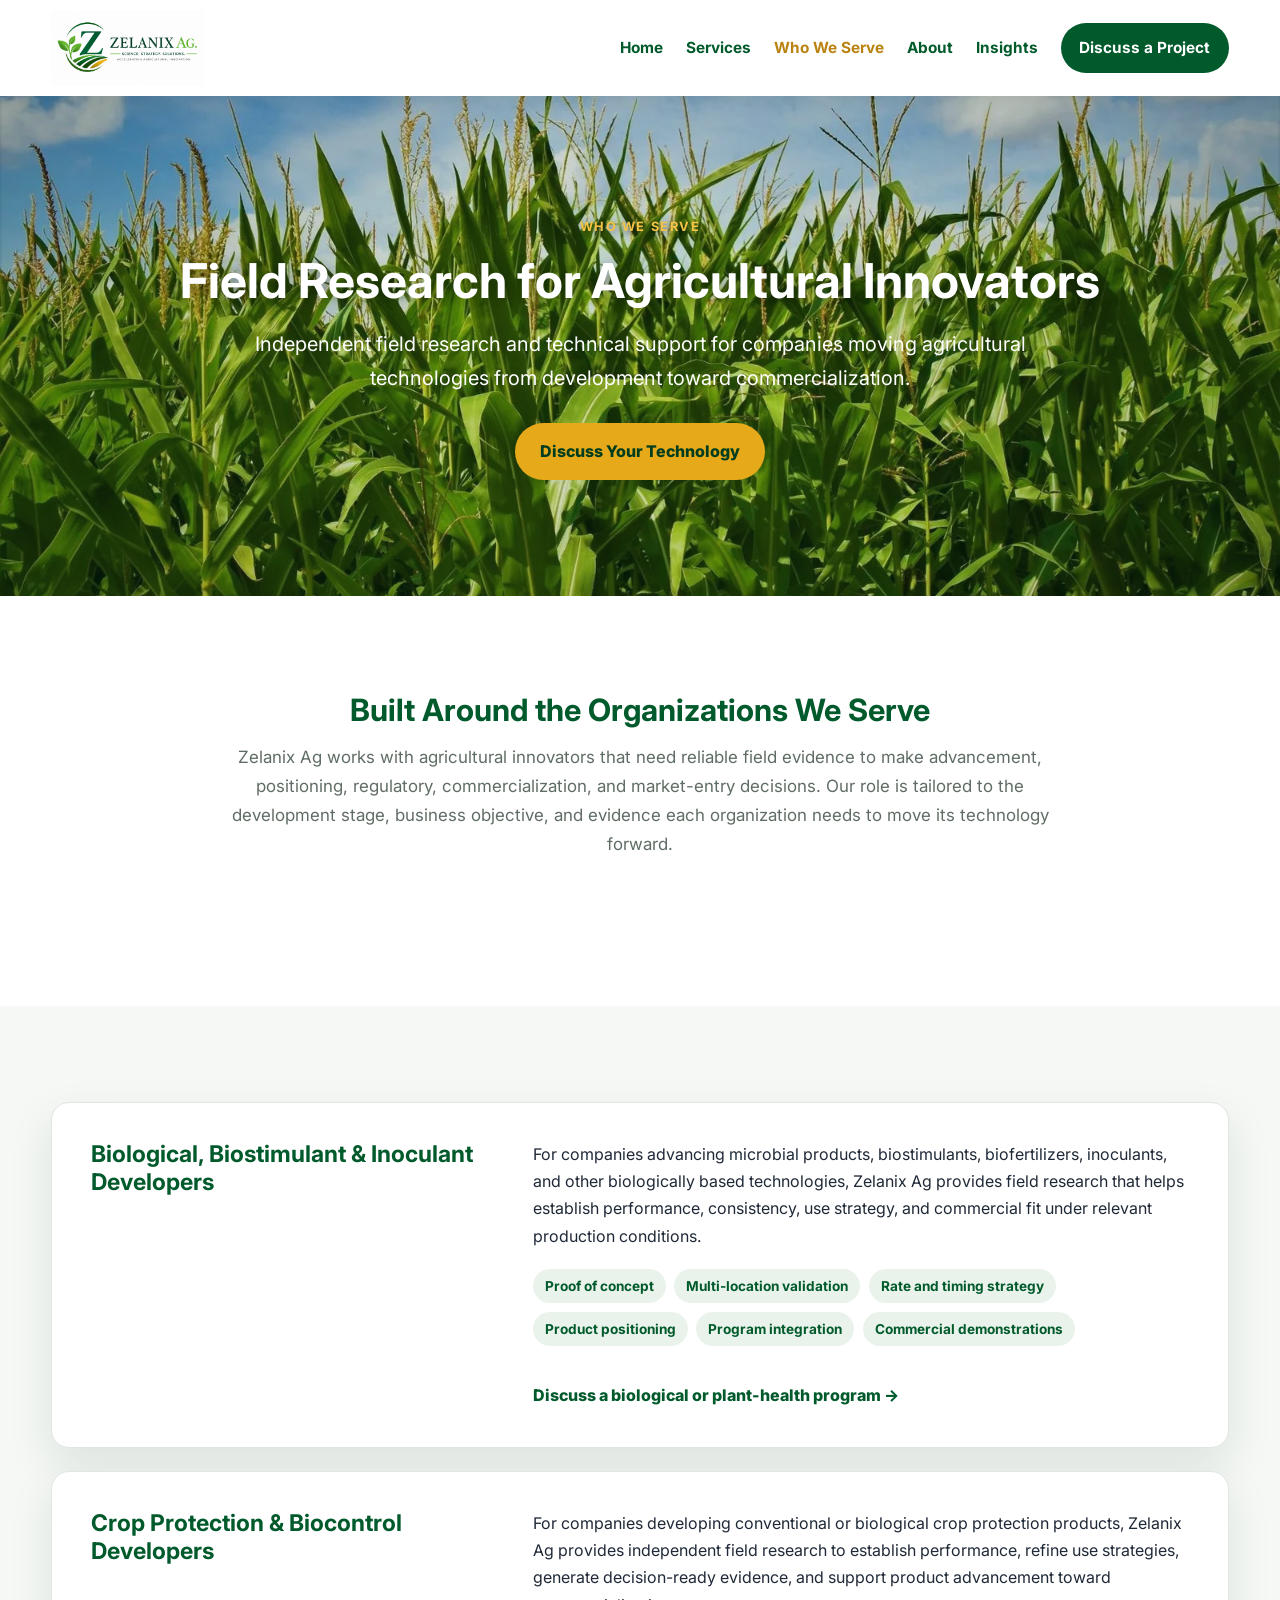
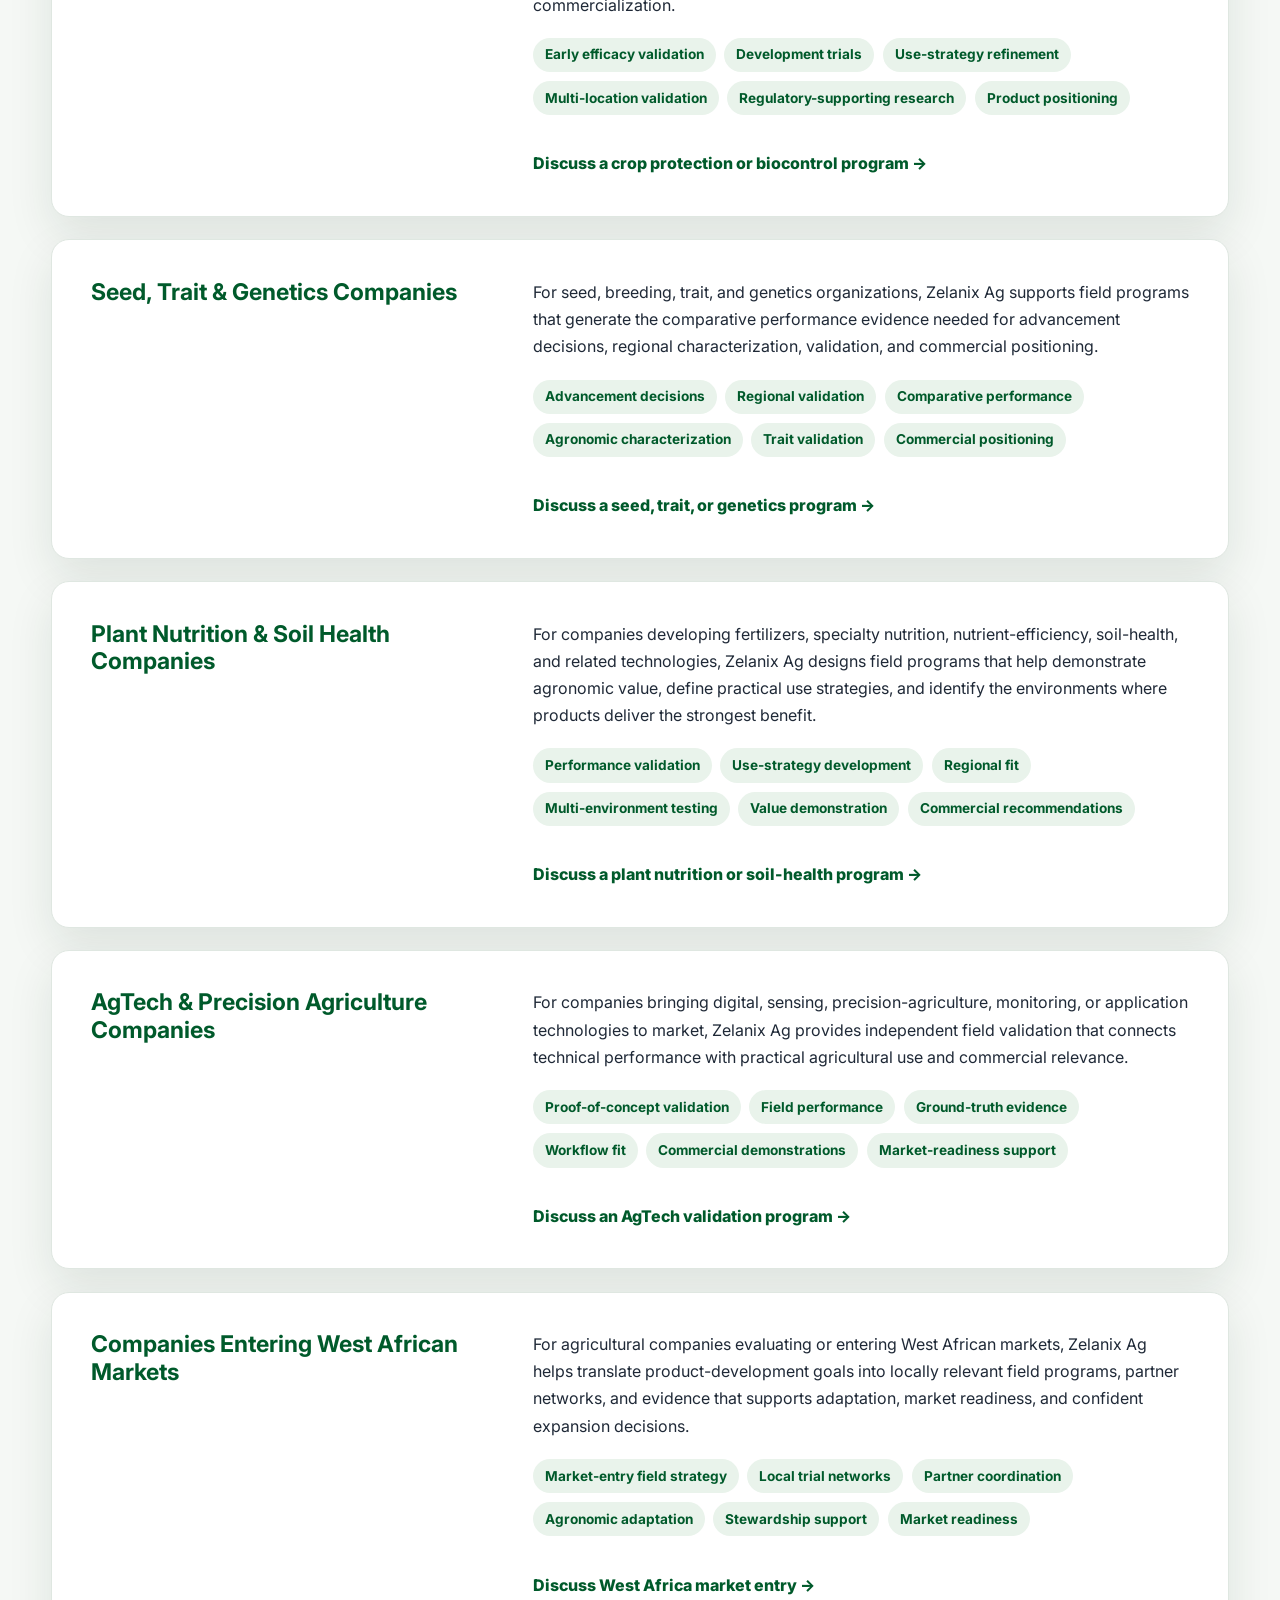
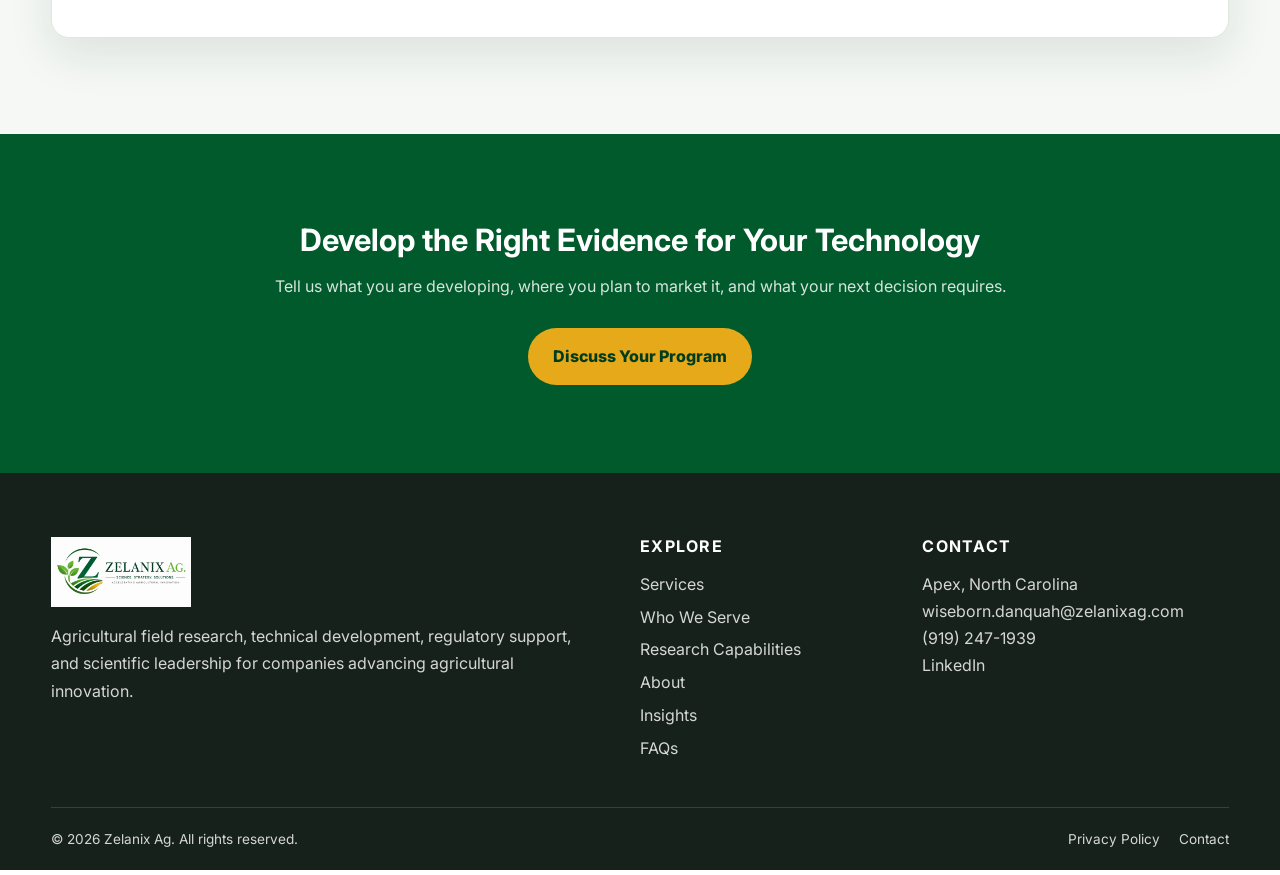
<file: industries.html>
<!DOCTYPE html>
<html lang="en"><head>
<meta charset="UTF-8"><meta name="viewport" content="width=device-width, initial-scale=1.0">
<meta http-equiv="refresh" content="0; url=who-we-serve.html">
<link rel="canonical" href="https://www.zelanixag.com/who-we-serve.html">
<title>Page Moved | Zelanix Ag</title>
</head><body><p>This page has moved to <a href="who-we-serve.html">who-we-serve.html</a>.</p></body></html>
</file>
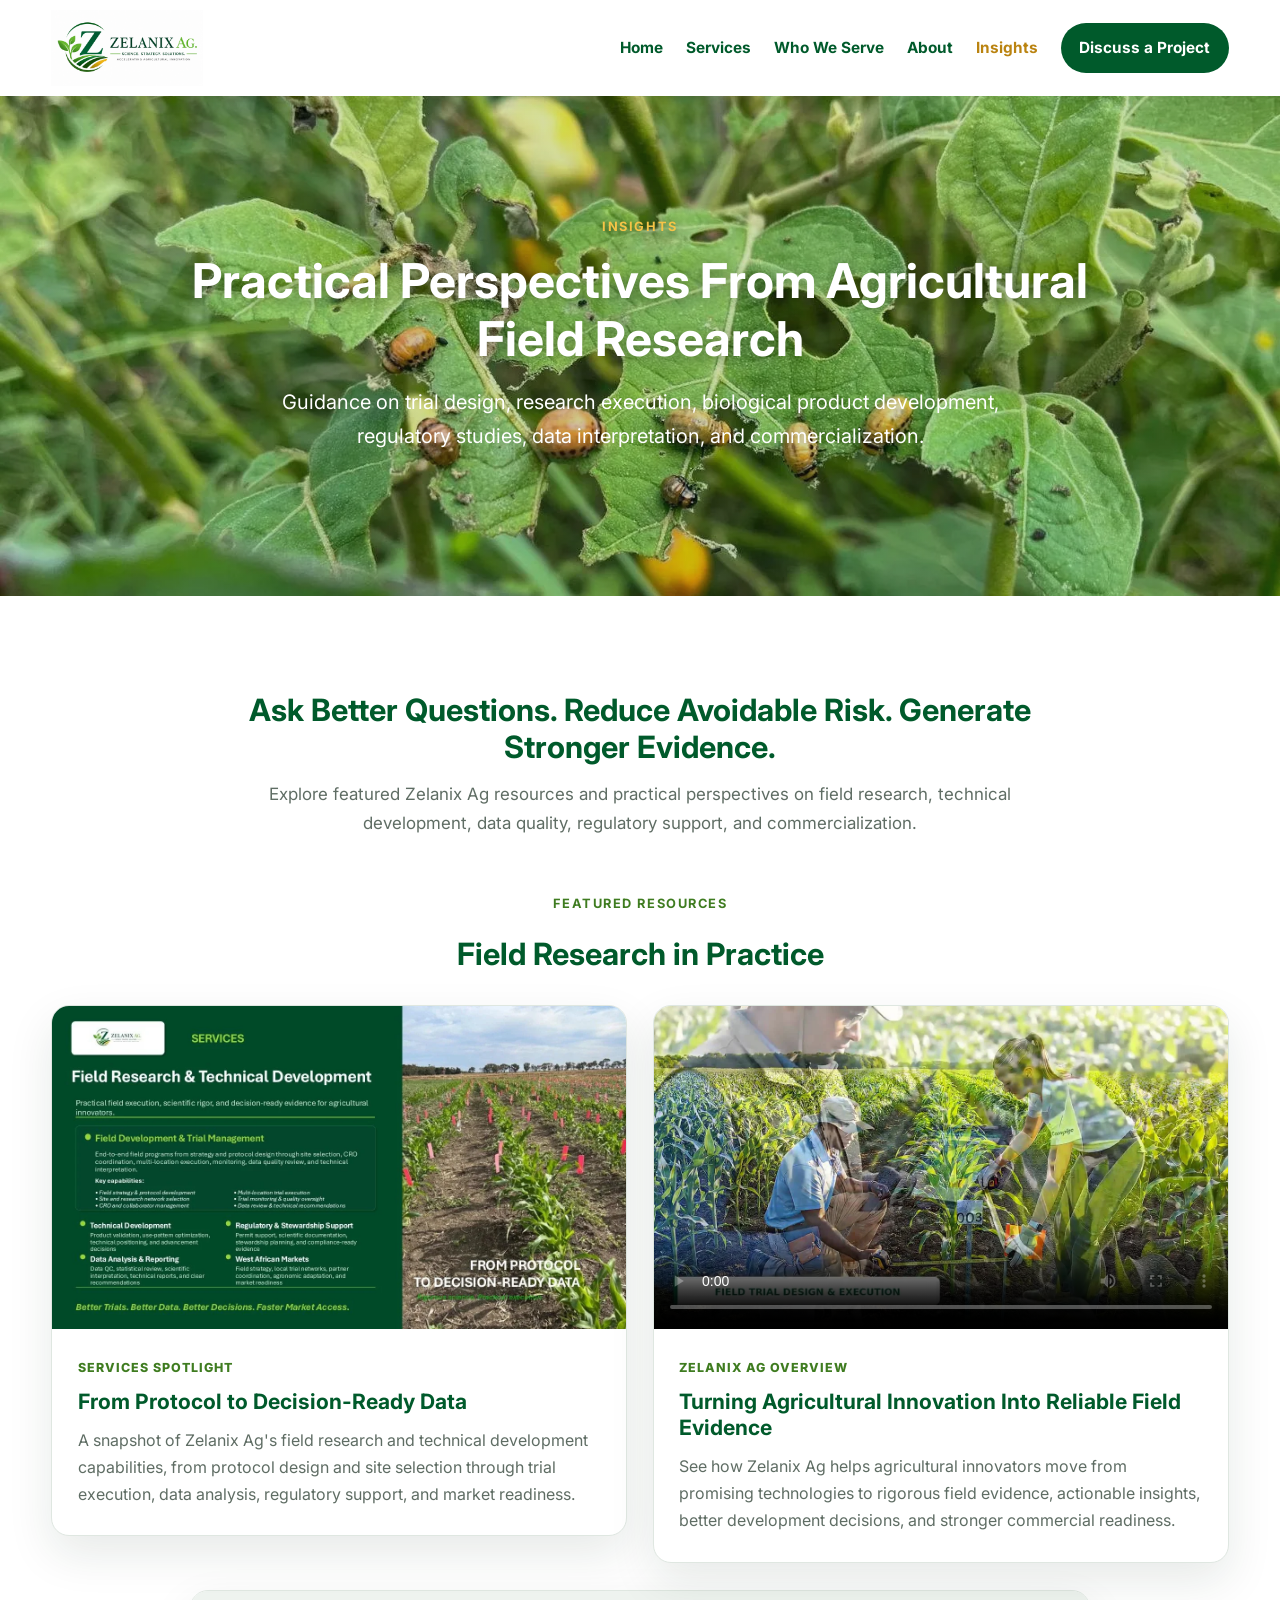
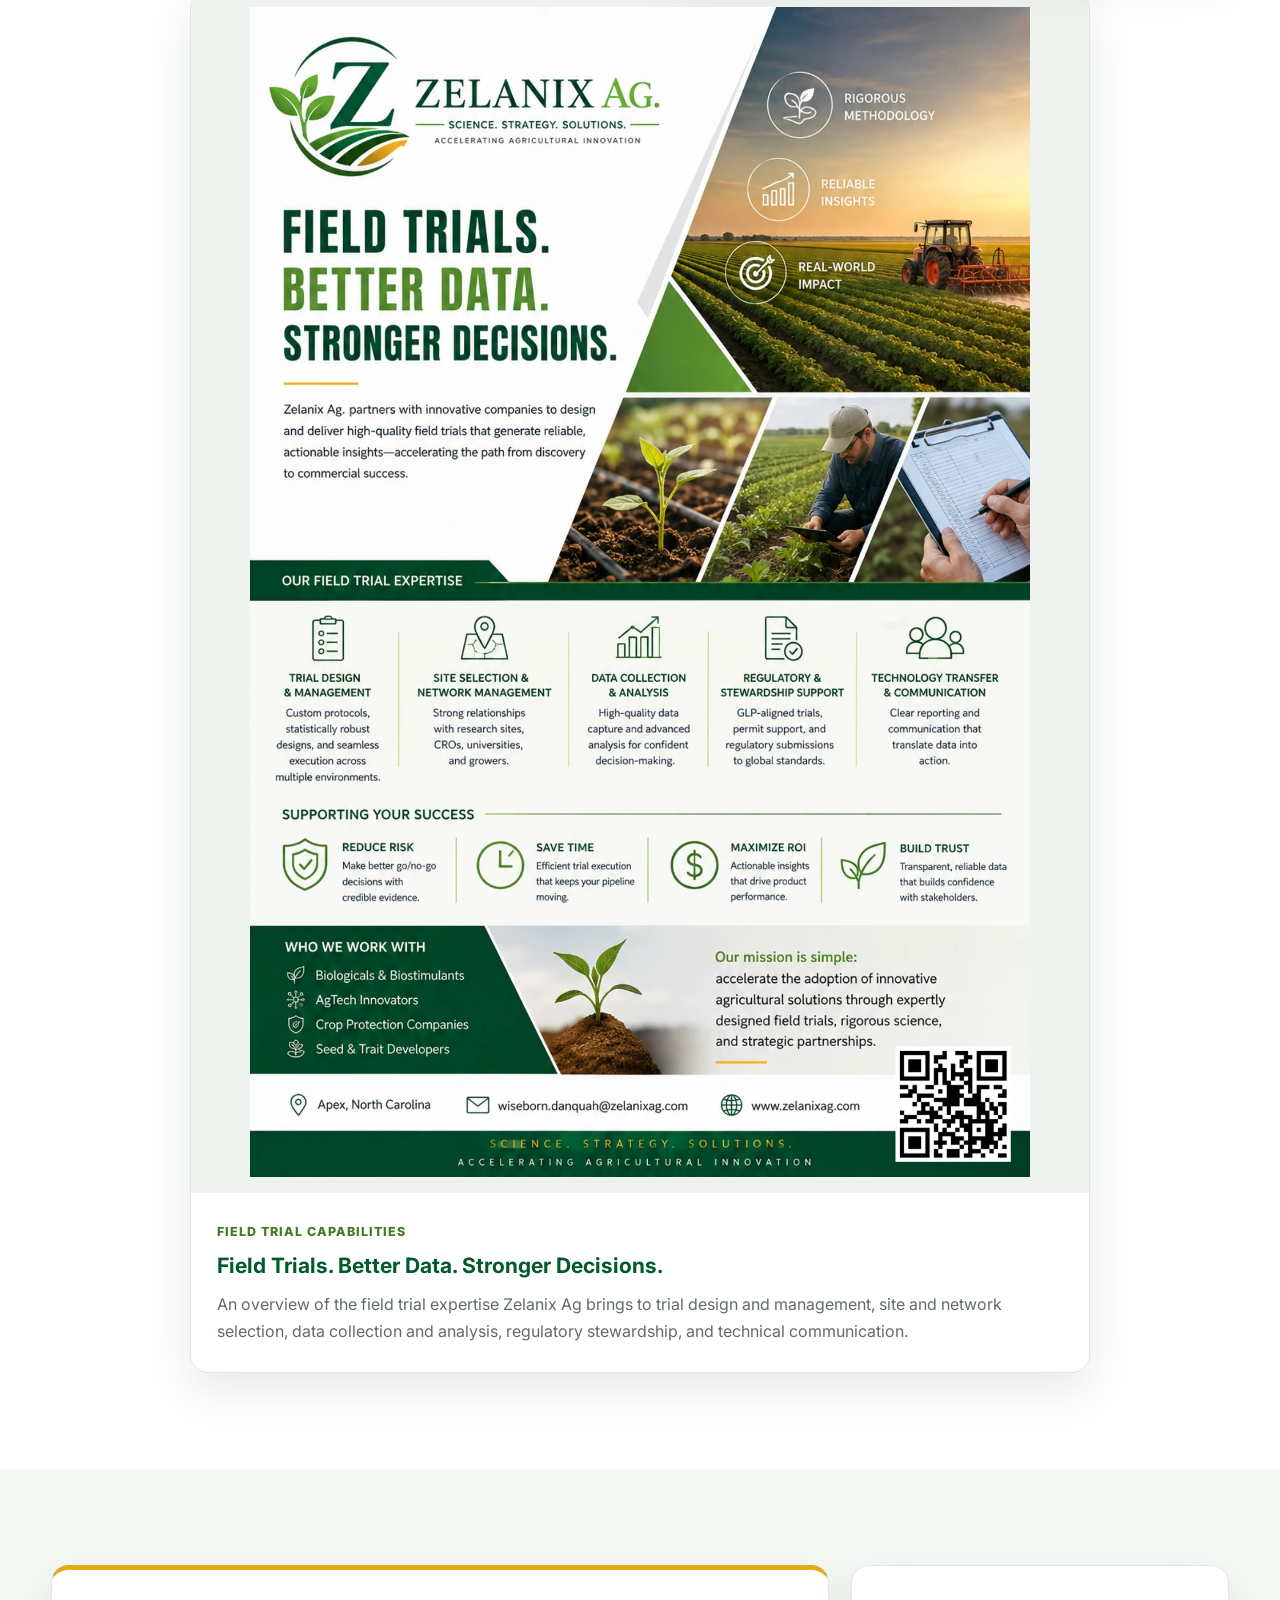
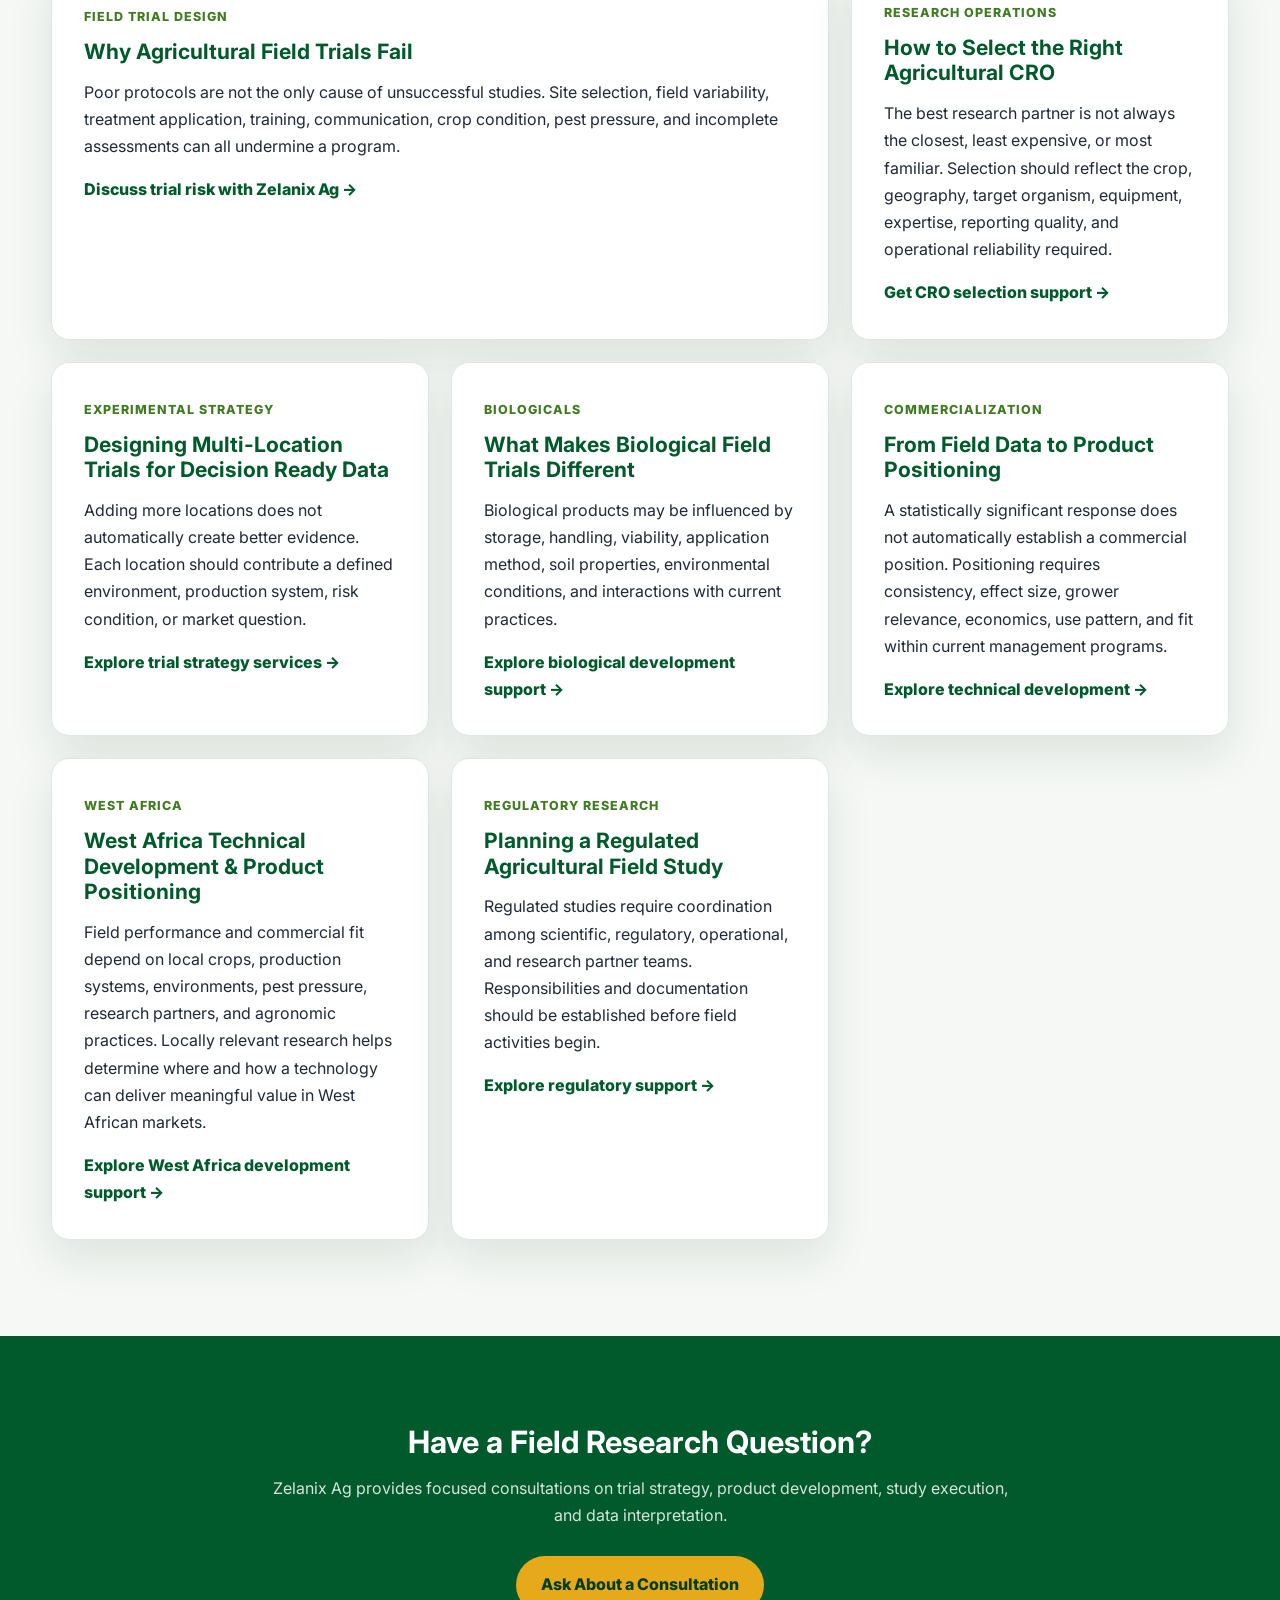
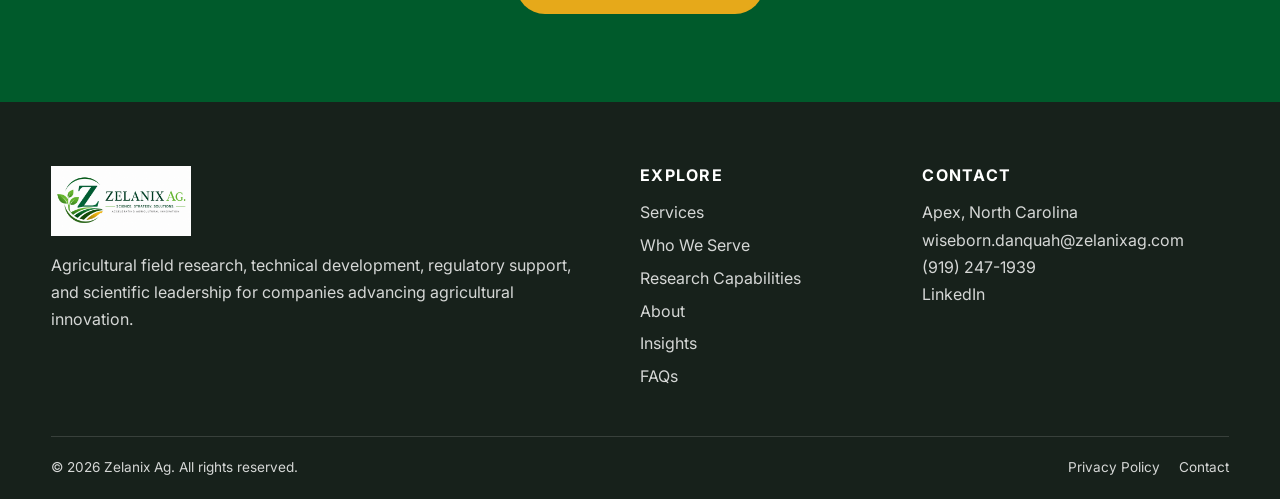
<file: insights.html>
<!DOCTYPE html>
<html lang="en">
<head>
    <meta charset="UTF-8">
    <meta name="viewport" content="width=device-width, initial-scale=1.0">
    <meta name="description" content="Read practical insights on agricultural field trial design, biological product development, CRO management, regulatory studies, West Africa technical development, data interpretation, and commercialization.">
    <meta name="robots" content="index, follow">
    <link rel="canonical" href="https://www.zelanixag.com/insights.html">
    <meta property="og:type" content="website">
    <meta property="og:site_name" content="Zelanix Ag">
    <meta property="og:title" content="Agricultural Field Trial Insights | Zelanix Ag">
    <meta property="og:description" content="Read practical insights on agricultural field trial design, biological product development, CRO management, regulatory studies, West Africa technical development, data interpretation, and commercialization.">
    <meta property="og:url" content="https://www.zelanixag.com/insights.html">
    <meta property="og:image" content="https://www.zelanixag.com/images/zelanixmodifiedlogo.png">
    <meta name="twitter:card" content="summary_large_image">
    <meta name="twitter:title" content="Agricultural Field Trial Insights | Zelanix Ag">
    <meta name="twitter:description" content="Read practical insights on agricultural field trial design, biological product development, CRO management, regulatory studies, West Africa technical development, data interpretation, and commercialization.">
    <title>Agricultural Field Trial Insights | Zelanix Ag</title>
<link rel="preconnect" href="https://fonts.googleapis.com">
<link rel="preconnect" href="https://fonts.gstatic.com" crossorigin>
<link href="https://fonts.googleapis.com/css2?family=Inter:wght@400;500;600;700;800&display=swap" rel="stylesheet">
    <link rel="stylesheet" href="css/styles.css?v=20260815-inter1">
    <script type="application/ld+json">
    {
      "@context": "https://schema.org",
      "@type": "ProfessionalService",
      "name": "Zelanix Ag",
      "url": "https://www.zelanixag.com",
      "logo": "https://www.zelanixag.com/images/zelanixmodifiedlogo.png",
      "email": "wiseborn.danquah@zelanixag.com",
      "telephone": "+19192471939",
      "address": {
        "@type": "PostalAddress",
        "addressLocality": "Apex",
        "addressRegion": "NC",
        "addressCountry": "US"
      },
      "founder": {
        "@type": "Person",
        "name": "Wiseborn B. Danquah, Ph.D."
      },
      "areaServed": ["United States", "Canada", "International"],
      "description": "Read practical insights on agricultural field trial design, biological product development, CRO management, regulatory studies, West Africa technical development, data interpretation, and commercialization."
    }
    </script>
</head>
<body class="insights-page">
<a class="skip-link" href="#main-content">Skip to main content</a>
    <header class="site-header">
        <div class="container navbar">
            <a href="index.html" class="logo" aria-label="Zelanix Ag homepage">
                <img src="images/zelanixmodifiedlogo.png" alt="Zelanix Ag">
            </a>
            <button class="menu-toggle" type="button" aria-expanded="false"
                aria-controls="primary-navigation" aria-label="Open navigation menu">
                <span></span><span></span><span></span>
            </button>
            <nav id="primary-navigation" class="primary-navigation" aria-label="Primary navigation">
                <ul>
                    <li><a href="index.html">Home</a></li>
<li><a href="services.html">Services</a></li>
<li><a href="who-we-serve.html">Who We Serve</a></li>
<li><a href="about.html">About</a></li>
<li><a href="insights.html" class="active" aria-current="page">Insights</a></li>
                    <li><a href="contact.html" class="btn-nav"
                        >Discuss a Project</a></li>
                </ul>
            </nav>
        </div>
    </header>
<main id="main-content">
    <section class="page-hero insights-hero">
        <div class="container">
            <span class="eyebrow hero-eyebrow">INSIGHTS</span>
            <h1>Practical Perspectives From Agricultural Field Research</h1>
            <p>Guidance on trial design, research execution, biological product development,
            regulatory studies, data interpretation, and commercialization.</p>
        </div>
    </section>

    <section class="section">
        <div class="container narrow section-heading">
            <h2>Ask Better Questions. Reduce Avoidable Risk. Generate Stronger Evidence.</h2>
            <p>Explore featured Zelanix Ag resources and practical perspectives on field research,
            technical development, data quality, regulatory support, and commercialization.</p>
        </div>

        <div class="container">
            <div class="featured-insights-heading">
                <span class="eyebrow">FEATURED RESOURCES</span>
                <h2>Field Research in Practice</h2>
            </div>

            <div class="insight-feature-grid">
                <article class="insight-media-card">
                    <a class="insight-media-link" href="media/insights/protocol-to-data.webp"
                       target="_blank" rel="noopener noreferrer"
                       aria-label="Open From Protocol to Decision-Ready Data graphic at full size">
                        <img src="media/insights/protocol-to-data.webp"
                             alt="Zelanix Ag field research and technical development services, from protocol to decision-ready data"
                             loading="lazy">
                    </a>
                    <div class="insight-media-copy">
                        <span class="article-category">Services Spotlight</span>
                        <h3>From Protocol to Decision-Ready Data</h3>
                        <p>A snapshot of Zelanix Ag's field research and technical development capabilities,
                        from protocol design and site selection through trial execution, data analysis,
                        regulatory support, and market readiness.</p>
                    </div>
                </article>

                <article class="insight-media-card">
                    <div class="insight-video-wrap">
                        <video controls preload="metadata"
                               poster="media/insights/zelanix-video-poster.webp"
                               aria-label="Zelanix Ag field research overview video">
                            <source src="media/insights/zelanix-ag-overview.mp4" type="video/mp4">
                            Your browser does not support embedded video.
                        </video>
                    </div>
                    <div class="insight-media-copy">
                        <span class="article-category">Zelanix Ag Overview</span>
                        <h3>Turning Agricultural Innovation Into Reliable Field Evidence</h3>
                        <p>See how Zelanix Ag helps agricultural innovators move from promising technologies
                        to rigorous field evidence, actionable insights, better development decisions,
                        and stronger commercial readiness.</p>
                    </div>
                </article>
            </div>

            <article class="insight-media-card insight-media-card-wide">
                <a class="insight-media-link insight-poster-link" href="media/insights/field-trials-better-data.webp"
                   target="_blank" rel="noopener noreferrer"
                   aria-label="Open Field Trials Better Data Stronger Decisions graphic at full size">
                    <img src="media/insights/field-trials-better-data.webp"
                         alt="Zelanix Ag field trials, better data, stronger decisions capabilities overview"
                         loading="lazy">
                </a>
                <div class="insight-media-copy">
                    <span class="article-category">Field Trial Capabilities</span>
                    <h3>Field Trials. Better Data. Stronger Decisions.</h3>
                    <p>An overview of the field trial expertise Zelanix Ag brings to trial design and management,
                    site and network selection, data collection and analysis, regulatory stewardship,
                    and technical communication.</p>
                </div>
            </article>
        </div>
    </section>

    <section class="section section-light">
        <div class="container">
            <div class="article-grid">
                <article class="article-card featured">
                    <span class="article-category">Field Trial Design</span>
                    <h2>Why Agricultural Field Trials Fail</h2>
                    <p>Poor protocols are not the only cause of unsuccessful studies. Site selection,
                    field variability, treatment application, training, communication, crop condition,
                    pest pressure, and incomplete assessments can all undermine a program.</p>
                    <a href="contact.html" class="text-link">Discuss trial risk with Zelanix Ag →</a>
                </article>
                <article class="article-card">
                    <span class="article-category">Research Operations</span>
                    <h2>How to Select the Right Agricultural CRO</h2>
                    <p>The best research partner is not always the closest, least expensive, or most familiar.
                    Selection should reflect the crop, geography, target organism, equipment, expertise,
                    reporting quality, and operational reliability required.</p>
                    <a href="contact.html" class="text-link">Get CRO selection support →</a>
                </article>
                <article class="article-card">
                    <span class="article-category">Experimental Strategy</span>
                    <h2>Designing Multi-Location Trials for Decision Ready Data</h2>
                    <p>Adding more locations does not automatically create better evidence. Each location
                    should contribute a defined environment, production system, risk condition, or market question.</p>
                    <a href="services.html#field-trials" class="text-link">Explore trial strategy services →</a>
                </article>
                <article class="article-card">
                    <span class="article-category">Biologicals</span>
                    <h2>What Makes Biological Field Trials Different</h2>
                    <p>Biological products may be influenced by storage, handling, viability, application
                    method, soil properties, environmental conditions, and interactions with current practices.</p>
                    <a href="who-we-serve.html" class="text-link">Explore biological development support →</a>
                </article>
                <article class="article-card">
                    <span class="article-category">Commercialization</span>
                    <h2>From Field Data to Product Positioning</h2>
                    <p>A statistically significant response does not automatically establish a commercial
                    position. Positioning requires consistency, effect size, grower relevance, economics,
                    use pattern, and fit within current management programs.</p>
                    <a href="services.html#technical-development" class="text-link">Explore technical development →</a>
                </article>
                <article class="article-card">
                    <span class="article-category">West Africa</span>
                    <h2>West Africa Technical Development &amp; Product Positioning</h2>
                    <p>Field performance and commercial fit depend on local crops, production systems, environments,
                    pest pressure, research partners, and agronomic practices. Locally relevant research helps determine
                    where and how a technology can deliver meaningful value in West African markets.</p>
                    <a href="services.html#west-africa-development" class="text-link">Explore West Africa development support →</a>
                </article>
                <article class="article-card">
                    <span class="article-category">Regulatory Research</span>
                    <h2>Planning a Regulated Agricultural Field Study</h2>
                    <p>Regulated studies require coordination among scientific, regulatory, operational,
                    and research partner teams. Responsibilities and documentation should be established
                    before field activities begin.</p>
                    <a href="services.html#regulatory" class="text-link">Explore regulatory support →</a>
                </article>
            </div>
        </div>
    </section>
<section class="cta">
        <div class="container">
            <h2>Have a Field Research Question?</h2>
            <p>Zelanix Ag provides focused consultations on trial strategy, product development,
            study execution, and data interpretation.</p>
            <a href="contact.html" class="btn-primary">Ask About a Consultation</a>
        </div>
    </section>
</main>
<footer class="site-footer">
    <div class="container footer-grid">
        <div class="footer-brand">
            <img src="images/zelanixmodifiedlogo.png" class="footer-logo" alt="Zelanix Ag">
            <p>Agricultural field research, technical development, regulatory support, and
            scientific leadership for companies advancing agricultural innovation.</p>
        </div>
        <div>
            <h2 class="footer-heading">Explore</h2>
            <ul class="footer-links">
                <li><a href="services.html">Services</a></li>
                <li><a href="who-we-serve.html">Who We Serve</a></li>
                <li><a href="services.html#research-capabilities">Research Capabilities</a></li>
                <li><a href="about.html">About</a></li>
                <li><a href="insights.html">Insights</a></li>
                <li><a href="faqs.html">FAQs</a></li>
            </ul>
        </div>
        <div>
            <h2 class="footer-heading">Contact</h2>
            <address>
                Apex, North Carolina<br>
                <a href="mailto:wiseborn.danquah@zelanixag.com">wiseborn.danquah@zelanixag.com</a><br>
                <a href="tel:+19192471939">(919) 247-1939</a><br>
                <a href="https://www.linkedin.com/company/zelanix-ag/?viewAsMember=true" target="_blank" rel="noopener noreferrer">LinkedIn</a>
            </address>
        </div>
    </div>
    <div class="container footer-bottom">
        <p>&copy; 2026 Zelanix Ag. All rights reserved.</p>
        <div>
            <a href="privacy.html">Privacy Policy</a>
            <a href="contact.html">Contact</a>
        </div>
    </div>
</footer>
<script src="js/script.js?v=20260803"></script>
</body>
</html>
</file>
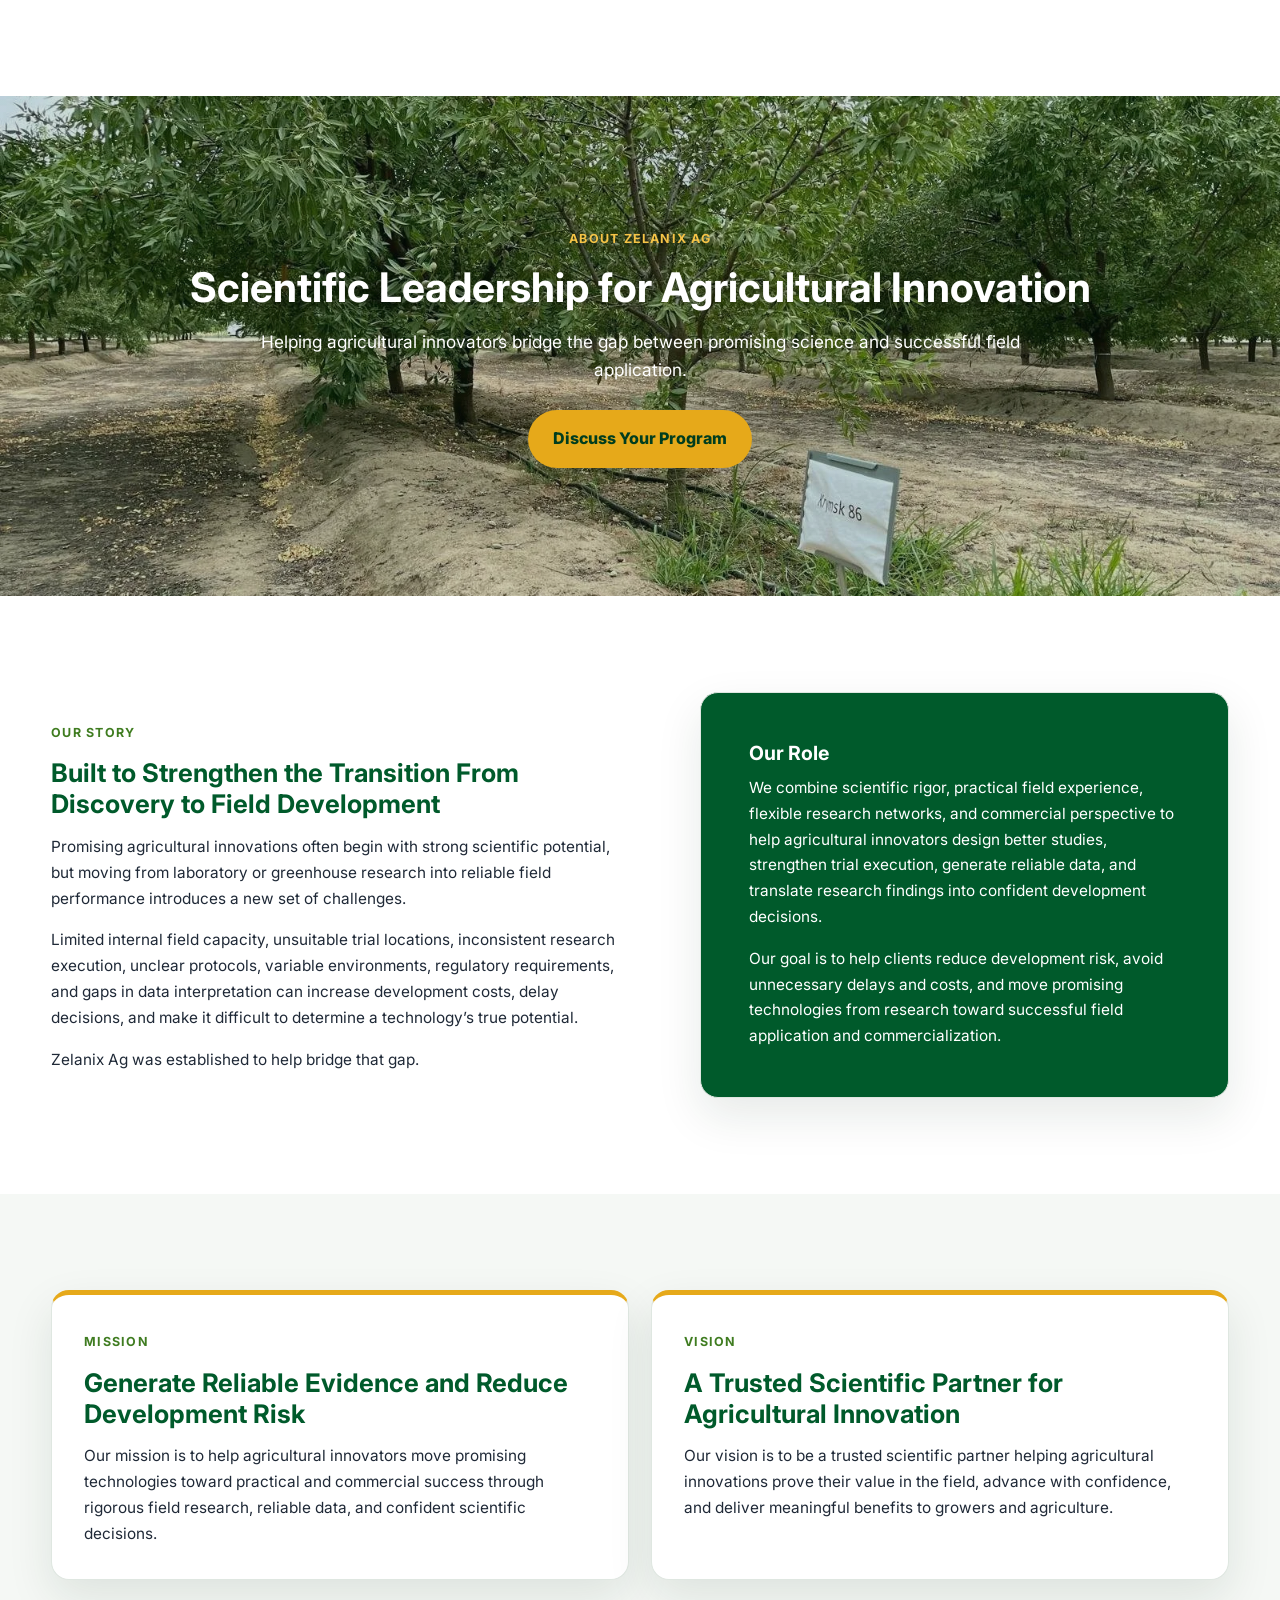
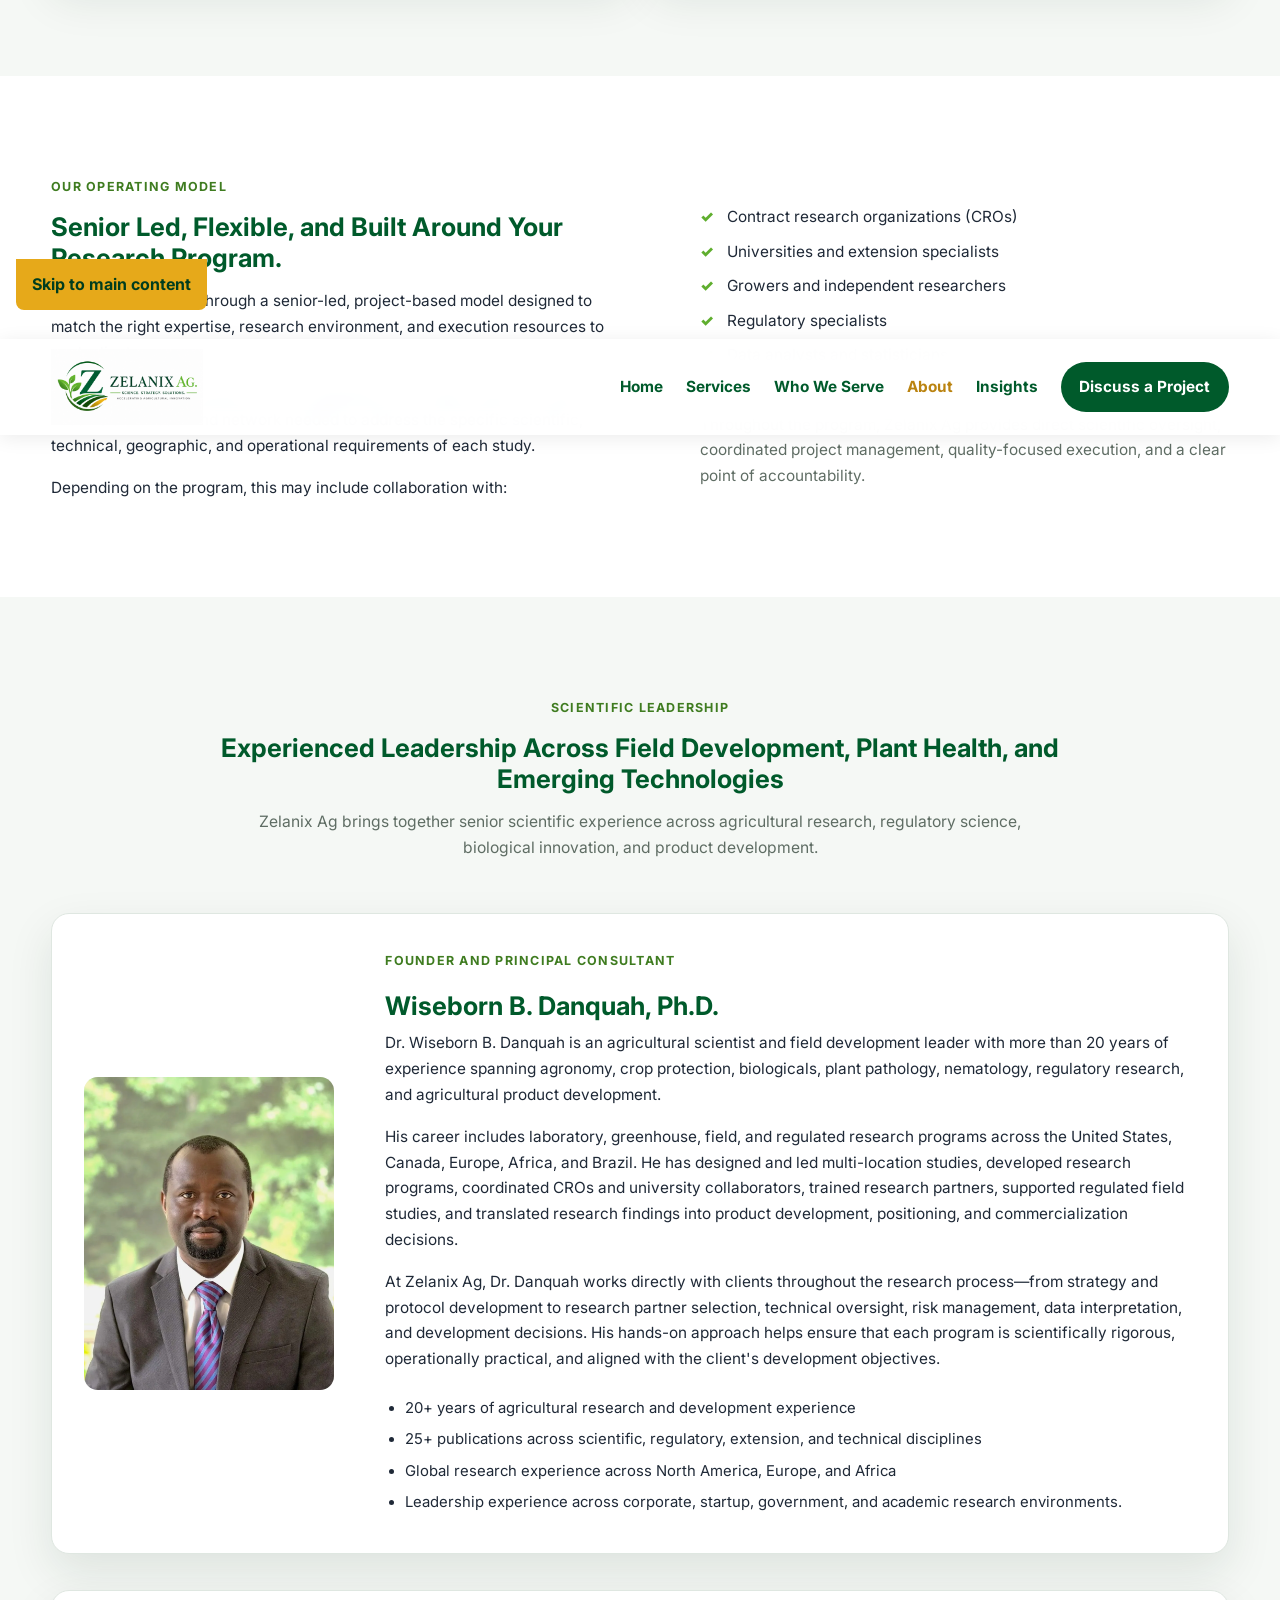
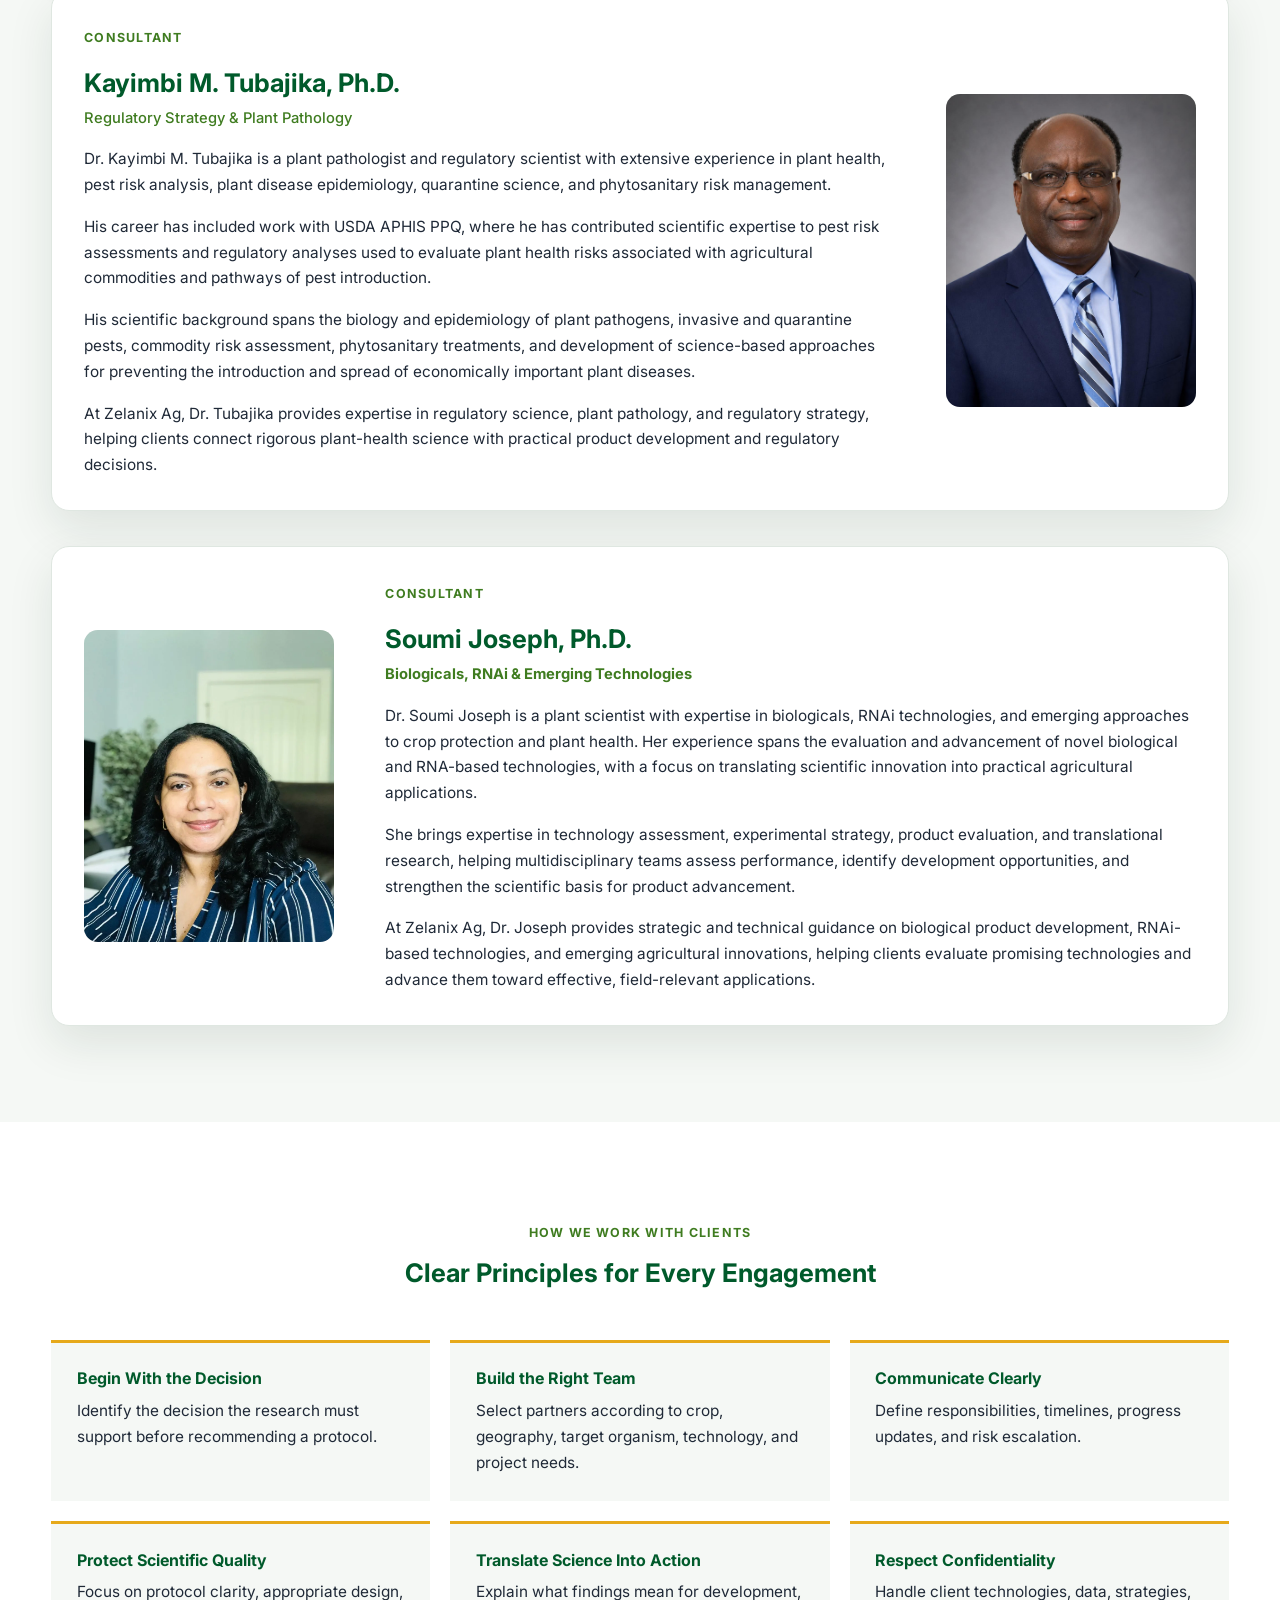
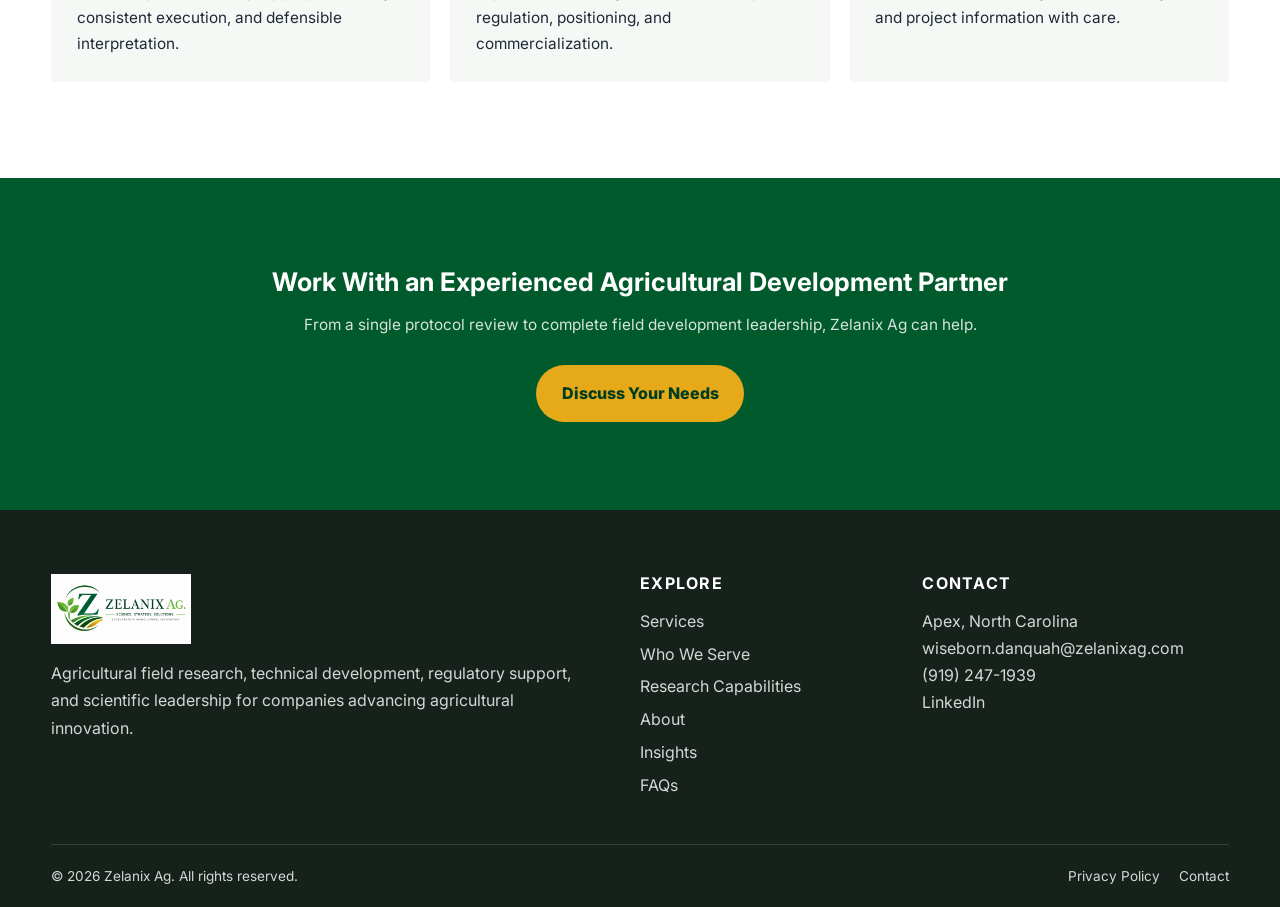
<file: leadership.html>
<!DOCTYPE html>
<html lang="en"><head>
<meta charset="UTF-8"><meta name="viewport" content="width=device-width, initial-scale=1.0">
<meta http-equiv="refresh" content="0; url=about.html#leadership">
<link rel="canonical" href="https://www.zelanixag.com/about.html#leadership">
<title>Page Moved | Zelanix Ag</title>
</head><body><p>This page has moved to <a href="about.html#leadership">about.html#leadership</a>.</p></body></html>
</file>
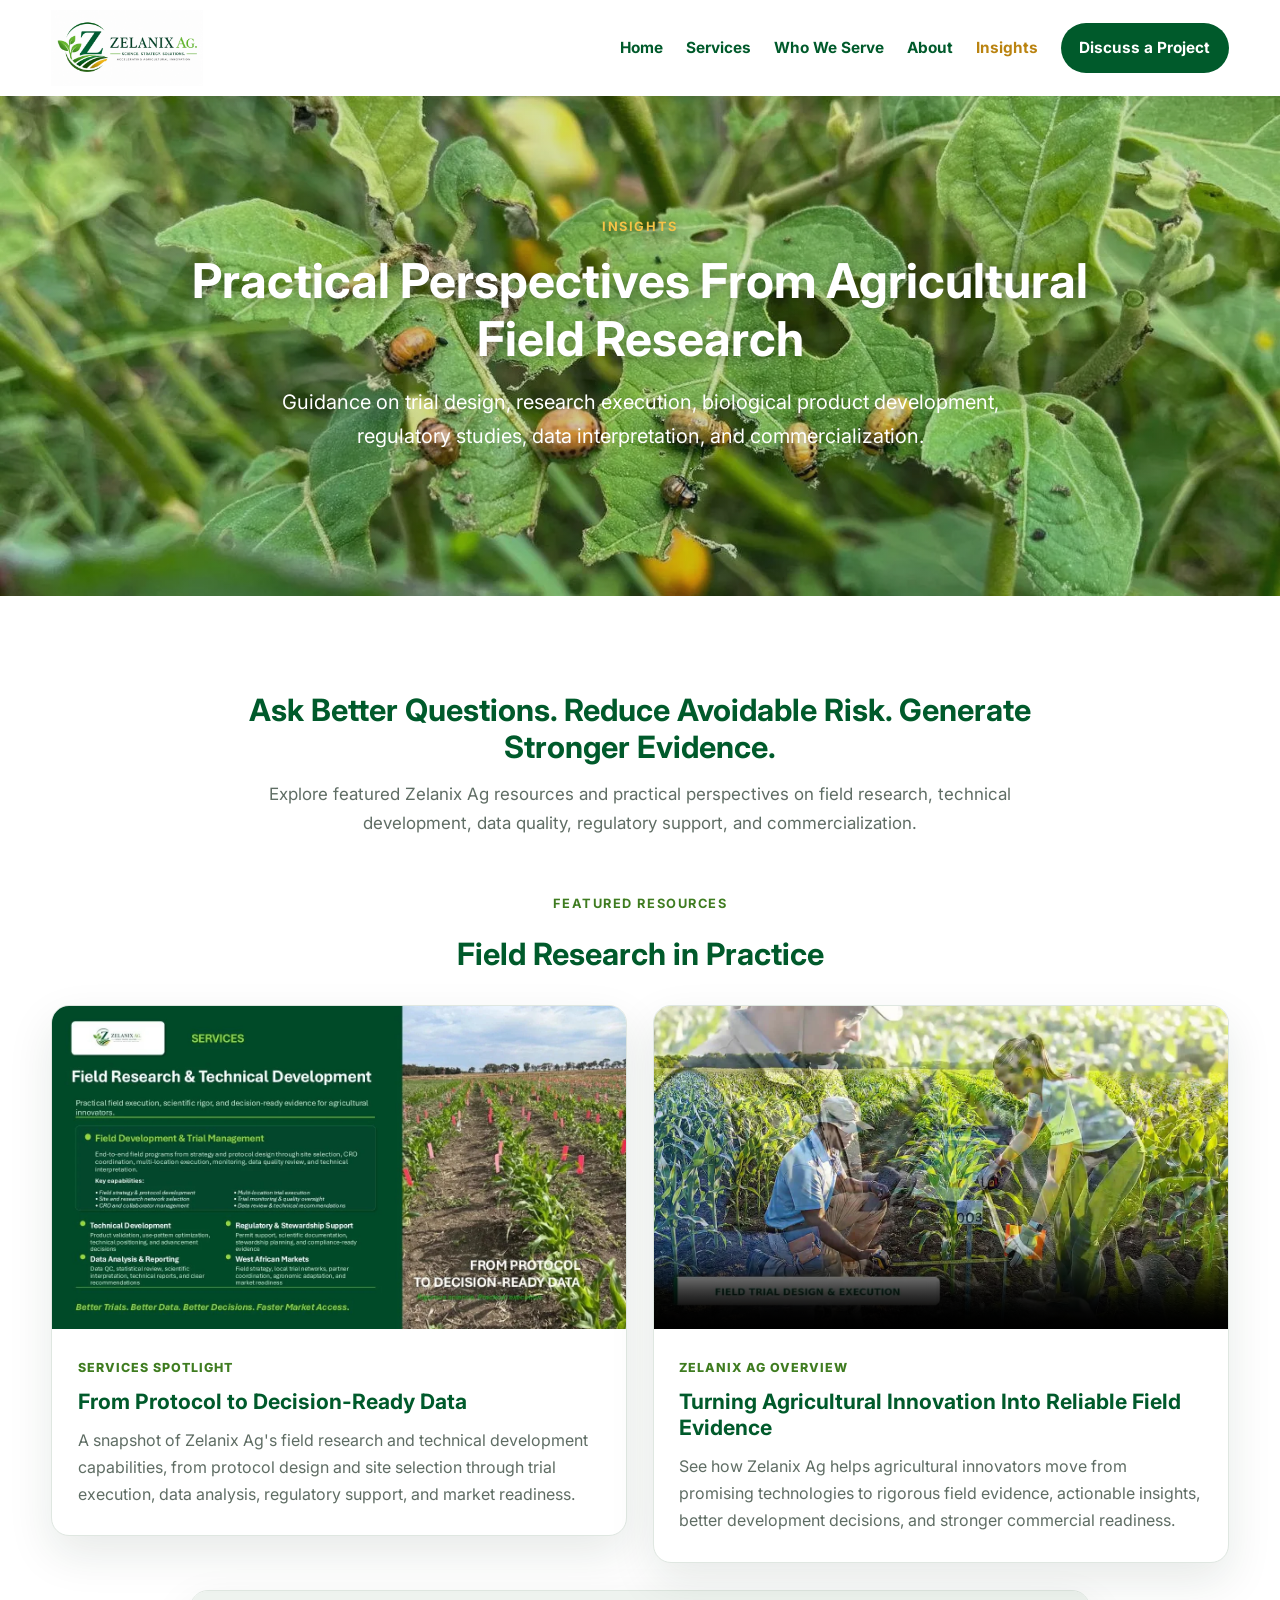
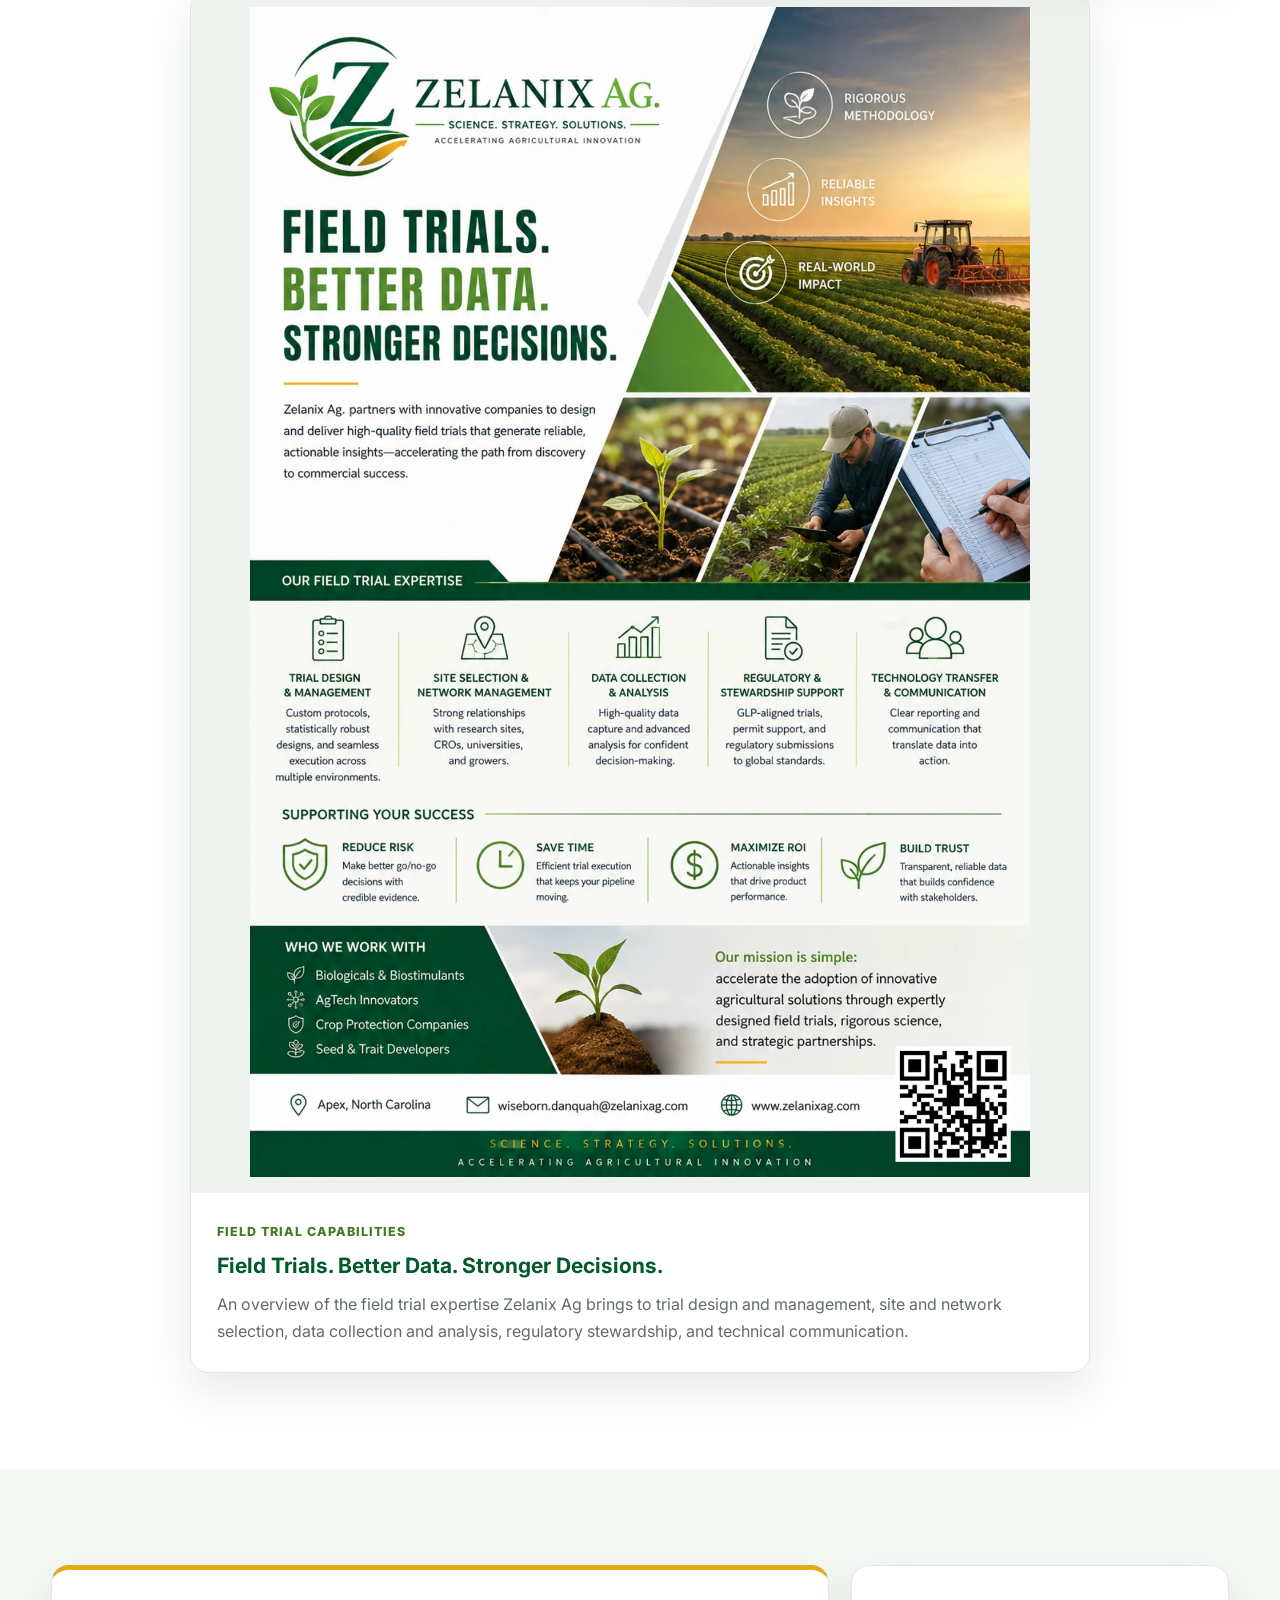
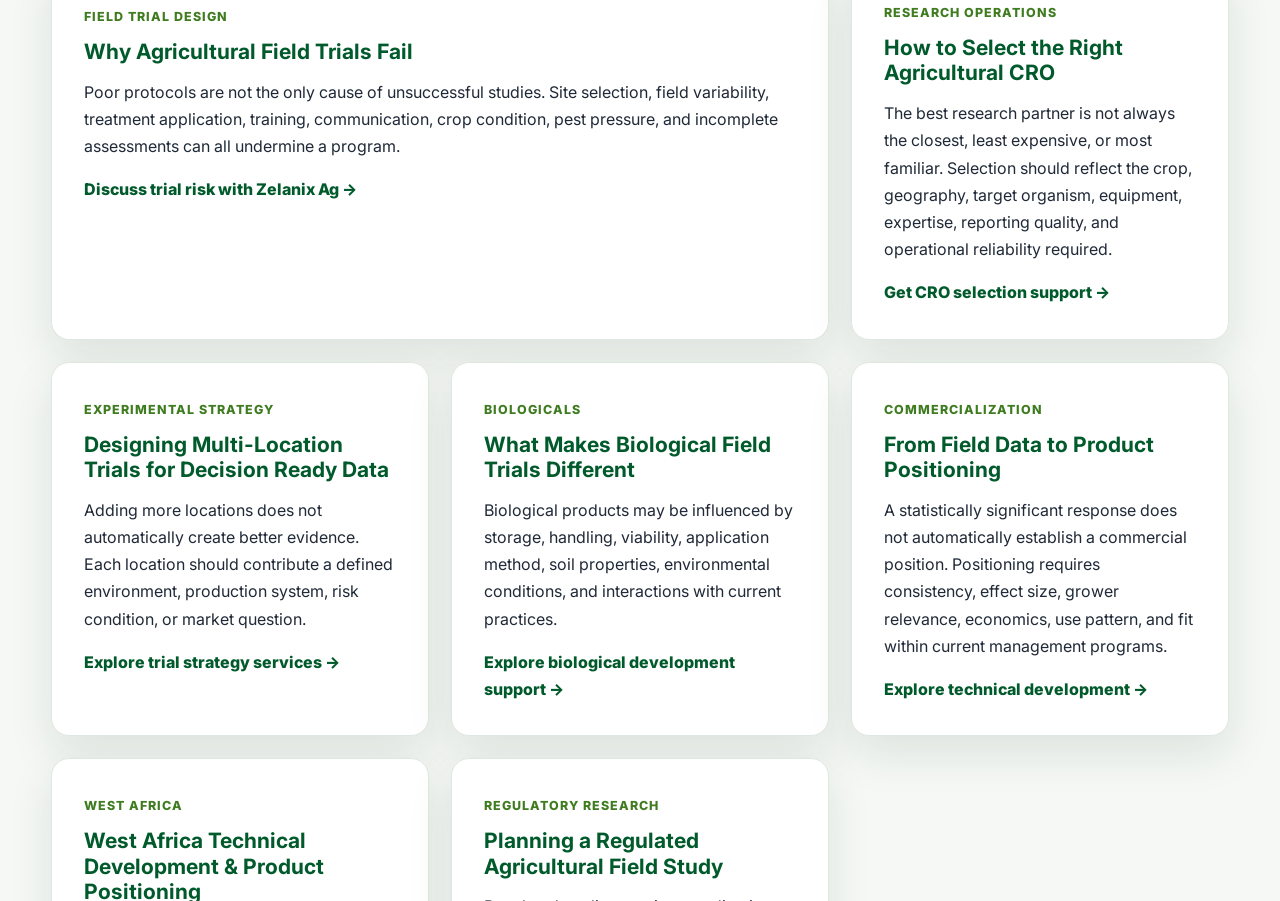
<file: news.html>
<!DOCTYPE html>
<html lang="en"><head>
<meta charset="UTF-8"><meta name="viewport" content="width=device-width, initial-scale=1.0">
<meta http-equiv="refresh" content="0; url=insights.html">
<link rel="canonical" href="https://www.zelanixag.com/insights.html">
<title>Page Moved | Zelanix Ag</title>
</head><body><p>This page has moved to <a href="insights.html">insights.html</a>.</p></body></html>
</file>
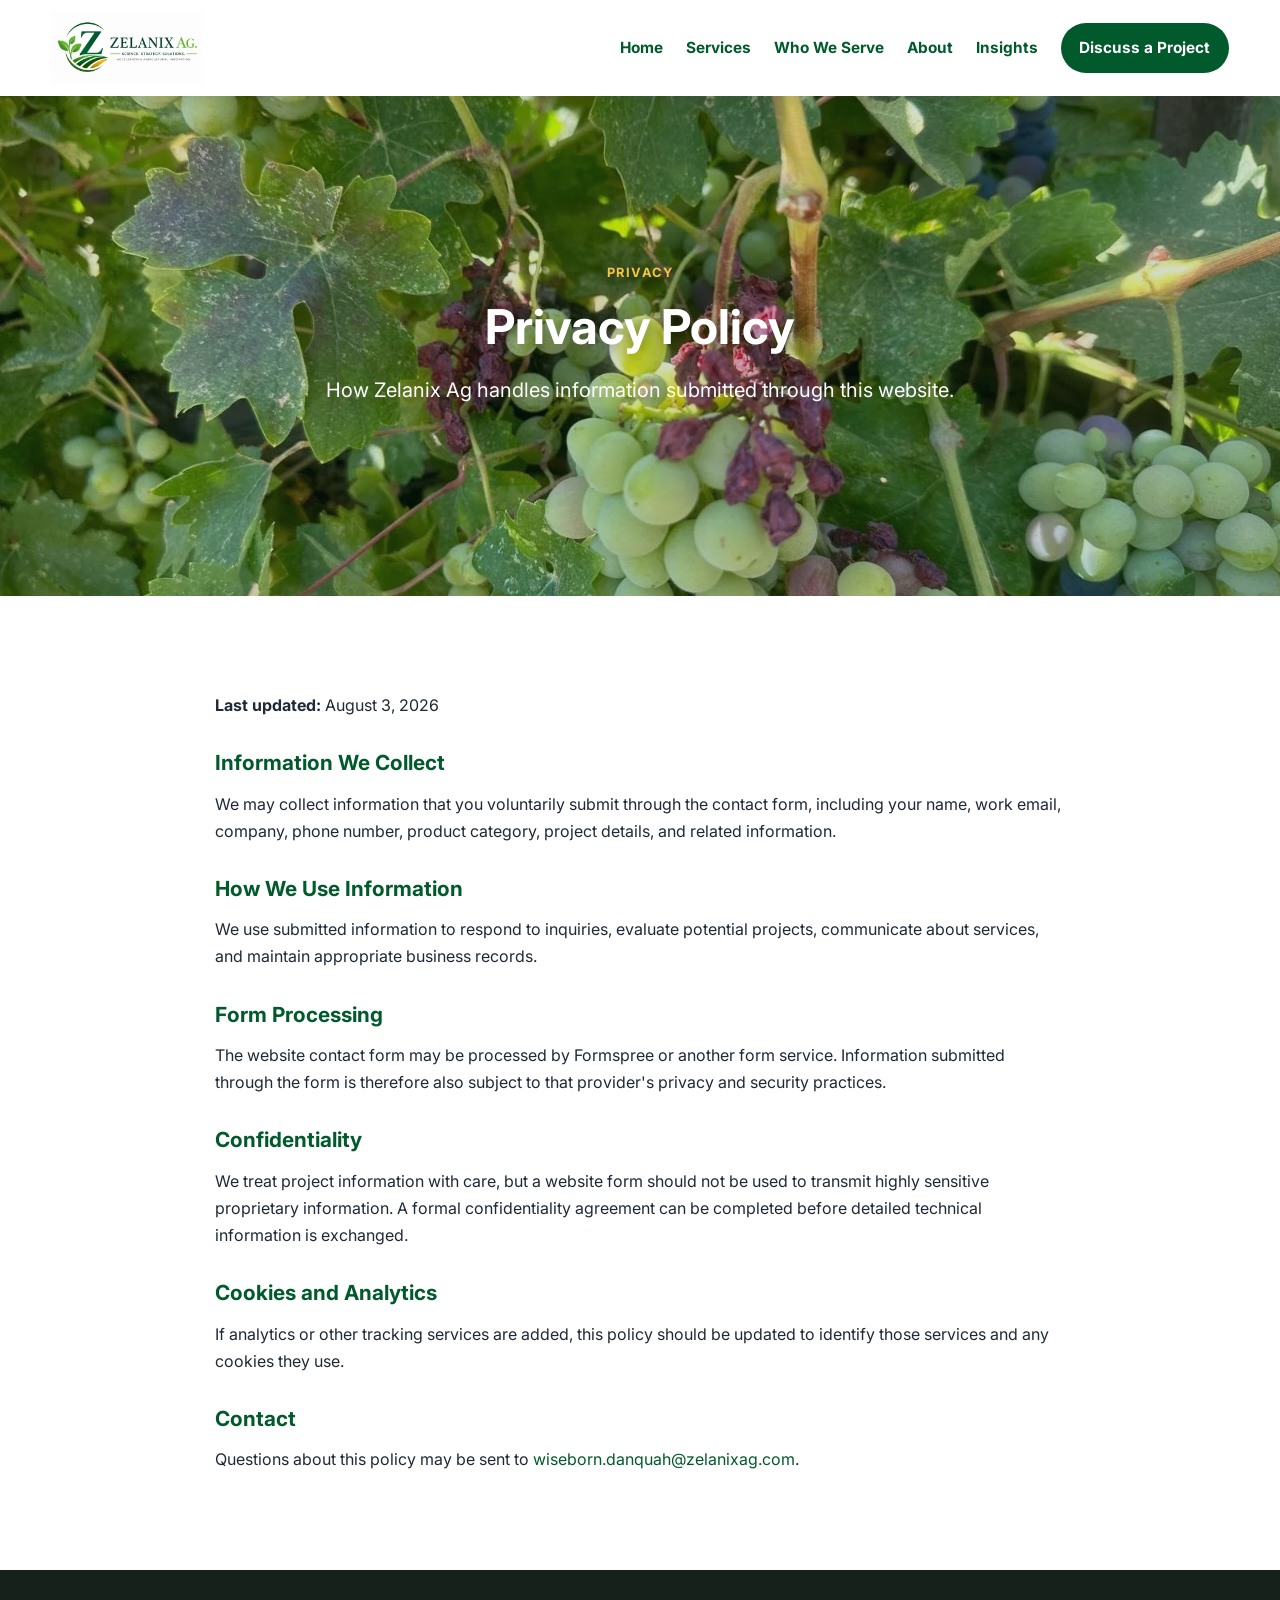
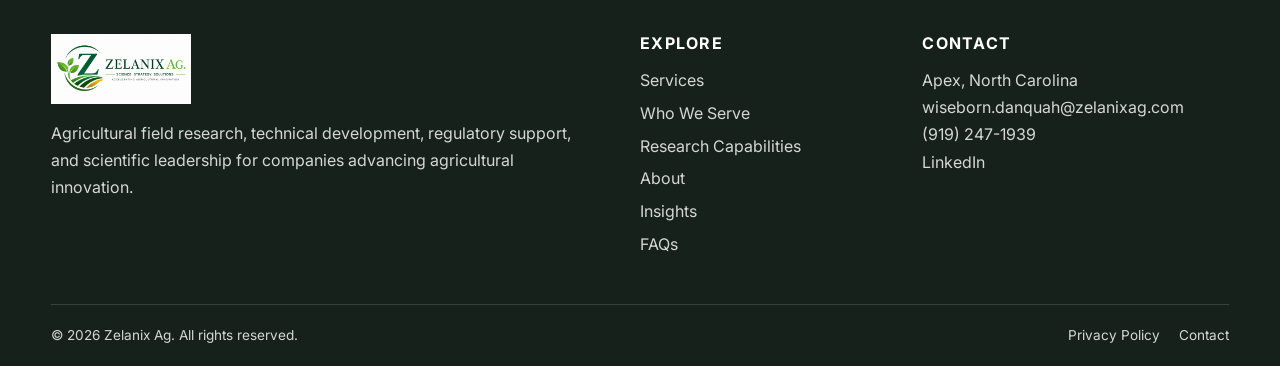
<file: privacy.html>
<!DOCTYPE html>
<html lang="en">
<head>
    <meta charset="UTF-8">
    <meta name="viewport" content="width=device-width, initial-scale=1.0">
    <meta name="description" content="Read the Zelanix Ag website privacy policy.">
    <meta name="robots" content="index, follow">
    <link rel="canonical" href="https://www.zelanixag.com/privacy.html">
    <meta property="og:type" content="website">
    <meta property="og:site_name" content="Zelanix Ag">
    <meta property="og:title" content="Privacy Policy | Zelanix Ag">
    <meta property="og:description" content="Read the Zelanix Ag website privacy policy.">
    <meta property="og:url" content="https://www.zelanixag.com/privacy.html">
    <meta property="og:image" content="https://www.zelanixag.com/images/zelanixmodifiedlogo.png">
    <meta name="twitter:card" content="summary_large_image">
    <meta name="twitter:title" content="Privacy Policy | Zelanix Ag">
    <meta name="twitter:description" content="Read the Zelanix Ag website privacy policy.">
    <title>Privacy Policy | Zelanix Ag</title>
<link rel="preconnect" href="https://fonts.googleapis.com">
<link rel="preconnect" href="https://fonts.gstatic.com" crossorigin>
<link href="https://fonts.googleapis.com/css2?family=Inter:wght@400;500;600;700;800&display=swap" rel="stylesheet">
    <link rel="stylesheet" href="css/styles.css?v=20260815-inter1">
    <script type="application/ld+json">
    {
      "@context": "https://schema.org",
      "@type": "ProfessionalService",
      "name": "Zelanix Ag",
      "url": "https://www.zelanixag.com",
      "logo": "https://www.zelanixag.com/images/zelanixmodifiedlogo.png",
      "email": "wiseborn.danquah@zelanixag.com",
      "telephone": "+19192471939",
      "address": {
        "@type": "PostalAddress",
        "addressLocality": "Apex",
        "addressRegion": "NC",
        "addressCountry": "US"
      },
      "founder": {
        "@type": "Person",
        "name": "Wiseborn B. Danquah, Ph.D."
      },
      "areaServed": ["United States", "Canada", "International"],
      "description": "Read the Zelanix Ag website privacy policy."
    }
    </script>
</head>
<body class="legal-page">
<a class="skip-link" href="#main-content">Skip to main content</a>
    <header class="site-header">
        <div class="container navbar">
            <a href="index.html" class="logo" aria-label="Zelanix Ag homepage">
                <img src="images/zelanixmodifiedlogo.png" alt="Zelanix Ag">
            </a>
            <button class="menu-toggle" type="button" aria-expanded="false"
                aria-controls="primary-navigation" aria-label="Open navigation menu">
                <span></span><span></span><span></span>
            </button>
            <nav id="primary-navigation" class="primary-navigation" aria-label="Primary navigation">
                <ul>
                    <li><a href="index.html">Home</a></li>
<li><a href="services.html">Services</a></li>
<li><a href="who-we-serve.html">Who We Serve</a></li>
<li><a href="about.html">About</a></li>
<li><a href="insights.html">Insights</a></li>
                    <li><a href="contact.html" class="btn-nav"
                        >Discuss a Project</a></li>
                </ul>
            </nav>
        </div>
    </header>
<main id="main-content">
    <section class="page-hero legal-hero">
        <div class="container">
            <span class="eyebrow hero-eyebrow">PRIVACY</span>
            <h1>Privacy Policy</h1>
            <p>How Zelanix Ag handles information submitted through this website.</p>
        </div>
    </section>
    <section class="section">
        <div class="container narrow legal-copy">
            <p><strong>Last updated:</strong> August 3, 2026</p>
            <h2>Information We Collect</h2>
            <p>We may collect information that you voluntarily submit through the contact form,
            including your name, work email, company, phone number, product category, project
            details, and related information.</p>
            <h2>How We Use Information</h2>
            <p>We use submitted information to respond to inquiries, evaluate potential projects,
            communicate about services, and maintain appropriate business records.</p>
            <h2>Form Processing</h2>
            <p>The website contact form may be processed by Formspree or another form service.
            Information submitted through the form is therefore also subject to that provider's
            privacy and security practices.</p>
            <h2>Confidentiality</h2>
            <p>We treat project information with care, but a website form should not be used to
            transmit highly sensitive proprietary information. A formal confidentiality agreement
            can be completed before detailed technical information is exchanged.</p>
            <h2>Cookies and Analytics</h2>
            <p>If analytics or other tracking services are added, this policy should be updated to
            identify those services and any cookies they use.</p>
            <h2>Contact</h2>
            <p>Questions about this policy may be sent to
            <a href="mailto:wiseborn.danquah@zelanixag.com">wiseborn.danquah@zelanixag.com</a>.</p>
        </div>
    </section>
</main>
<footer class="site-footer">
    <div class="container footer-grid">
        <div class="footer-brand">
            <img src="images/zelanixmodifiedlogo.png" class="footer-logo" alt="Zelanix Ag">
            <p>Agricultural field research, technical development, regulatory support, and
            scientific leadership for companies advancing agricultural innovation.</p>
        </div>
        <div>
            <h2 class="footer-heading">Explore</h2>
            <ul class="footer-links">
                <li><a href="services.html">Services</a></li>
                <li><a href="who-we-serve.html">Who We Serve</a></li>
                <li><a href="services.html#research-capabilities">Research Capabilities</a></li>
                <li><a href="about.html">About</a></li>
                <li><a href="insights.html">Insights</a></li>
                <li><a href="faqs.html">FAQs</a></li>
            </ul>
        </div>
        <div>
            <h2 class="footer-heading">Contact</h2>
            <address>
                Apex, North Carolina<br>
                <a href="mailto:wiseborn.danquah@zelanixag.com">wiseborn.danquah@zelanixag.com</a><br>
                <a href="tel:+19192471939">(919) 247-1939</a><br>
                <a href="https://www.linkedin.com/company/zelanix-ag/?viewAsMember=true" target="_blank" rel="noopener noreferrer">LinkedIn</a>
            </address>
        </div>
    </div>
    <div class="container footer-bottom">
        <p>&copy; 2026 Zelanix Ag. All rights reserved.</p>
        <div>
            <a href="privacy.html">Privacy Policy</a>
            <a href="contact.html">Contact</a>
        </div>
    </div>
</footer>
<script src="js/script.js?v=20260803"></script>
</body>
</html>
</file>
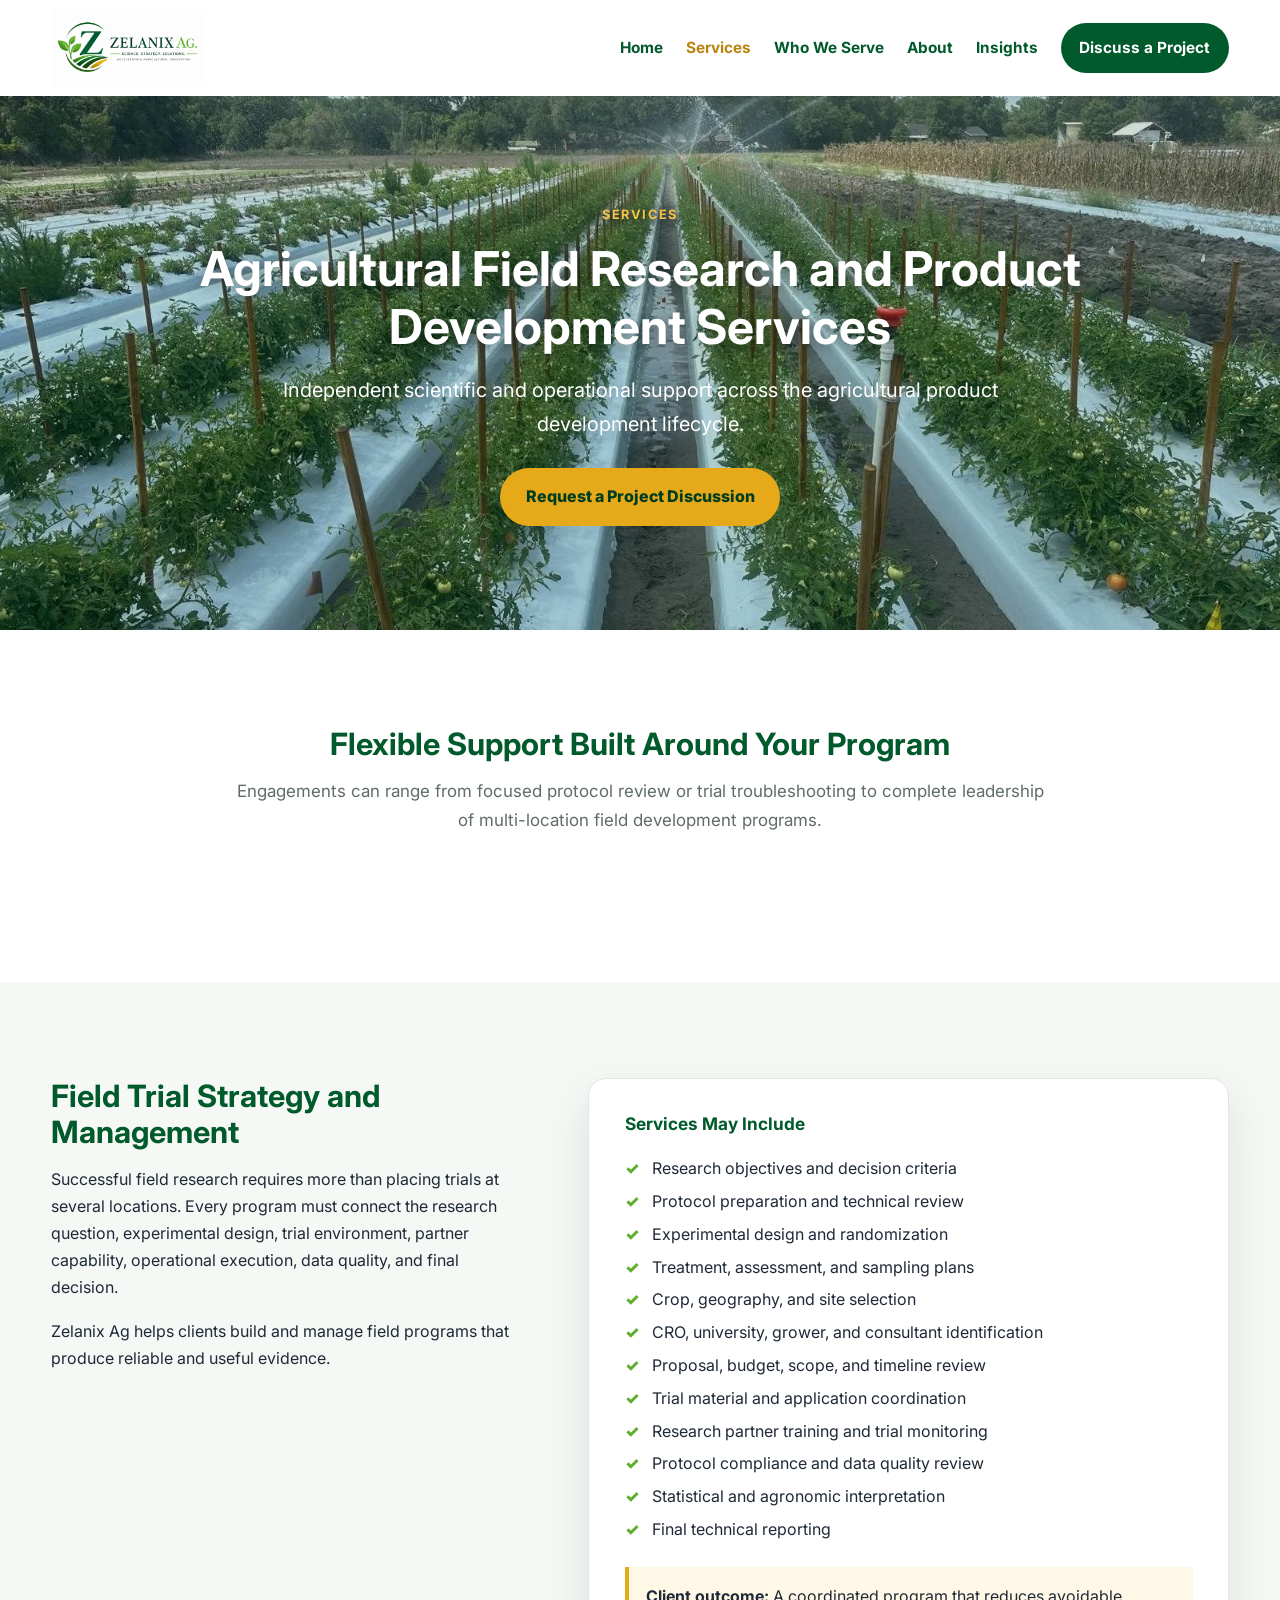
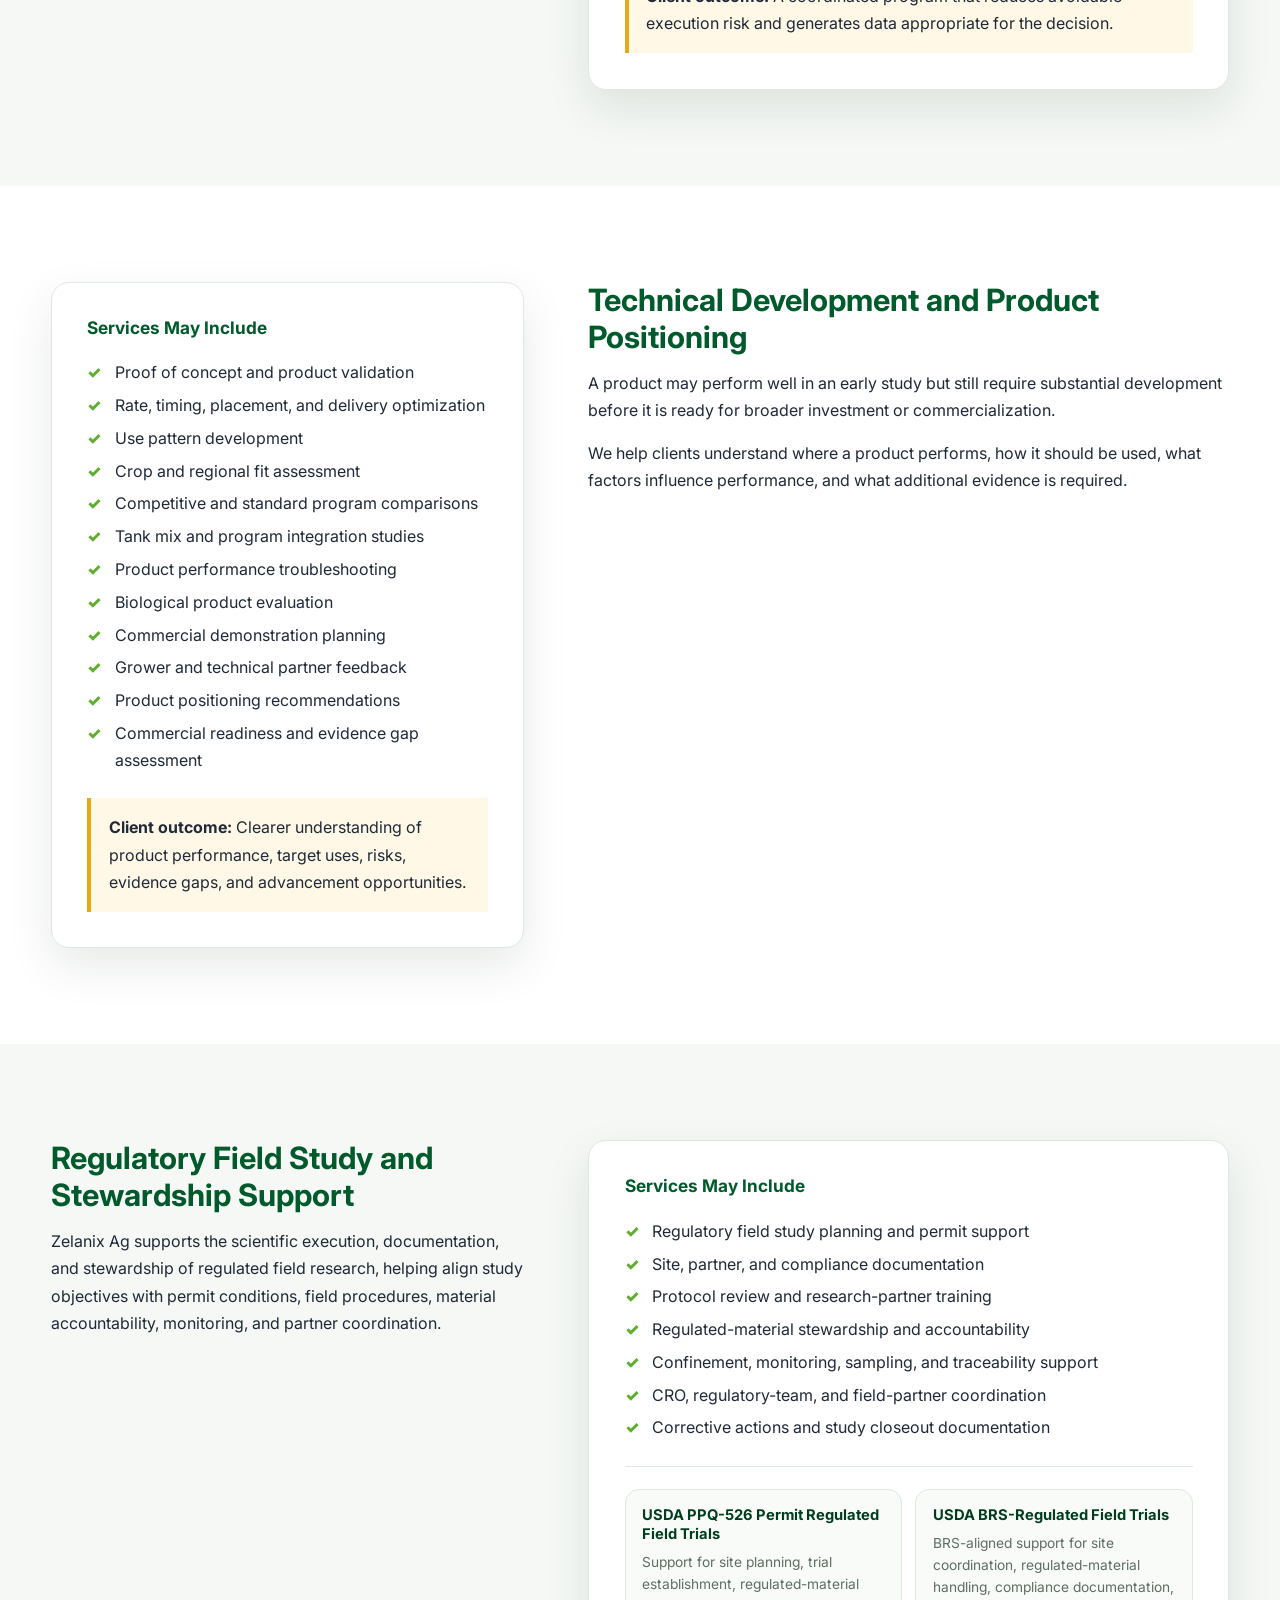
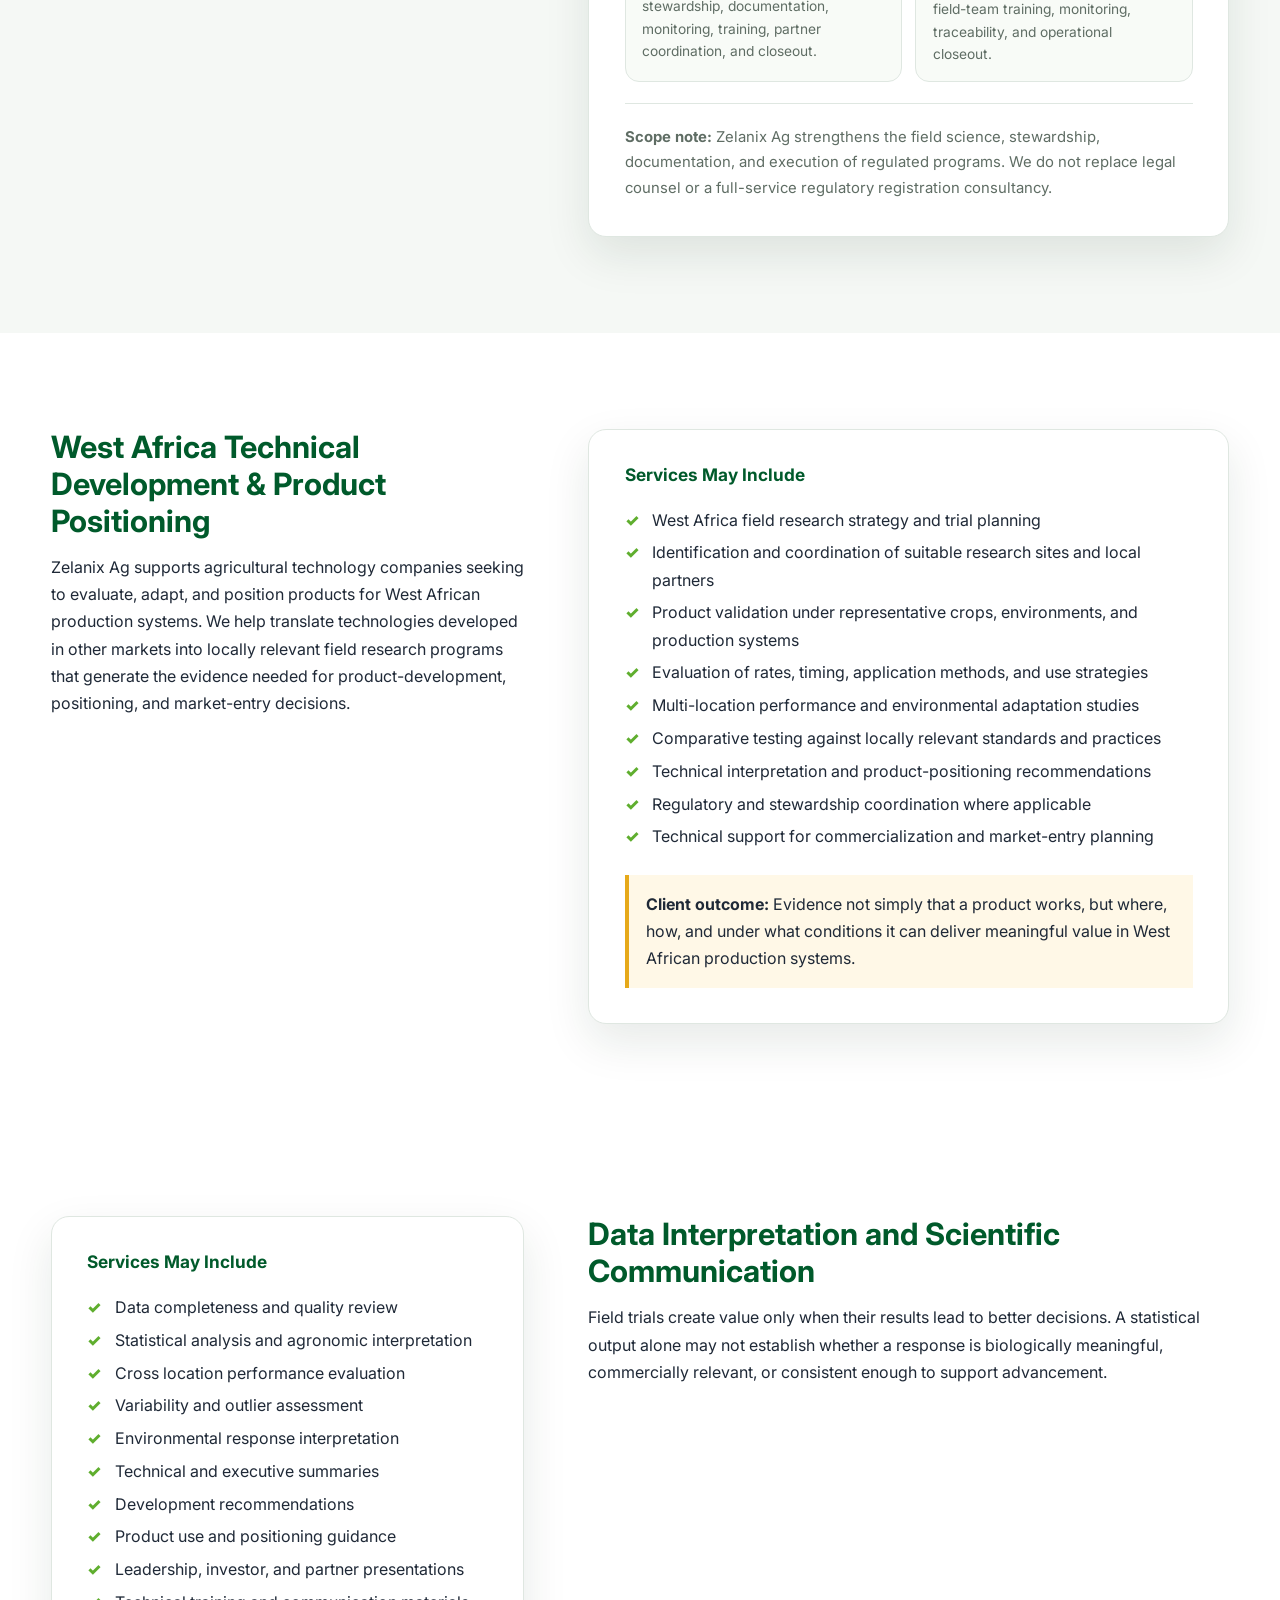
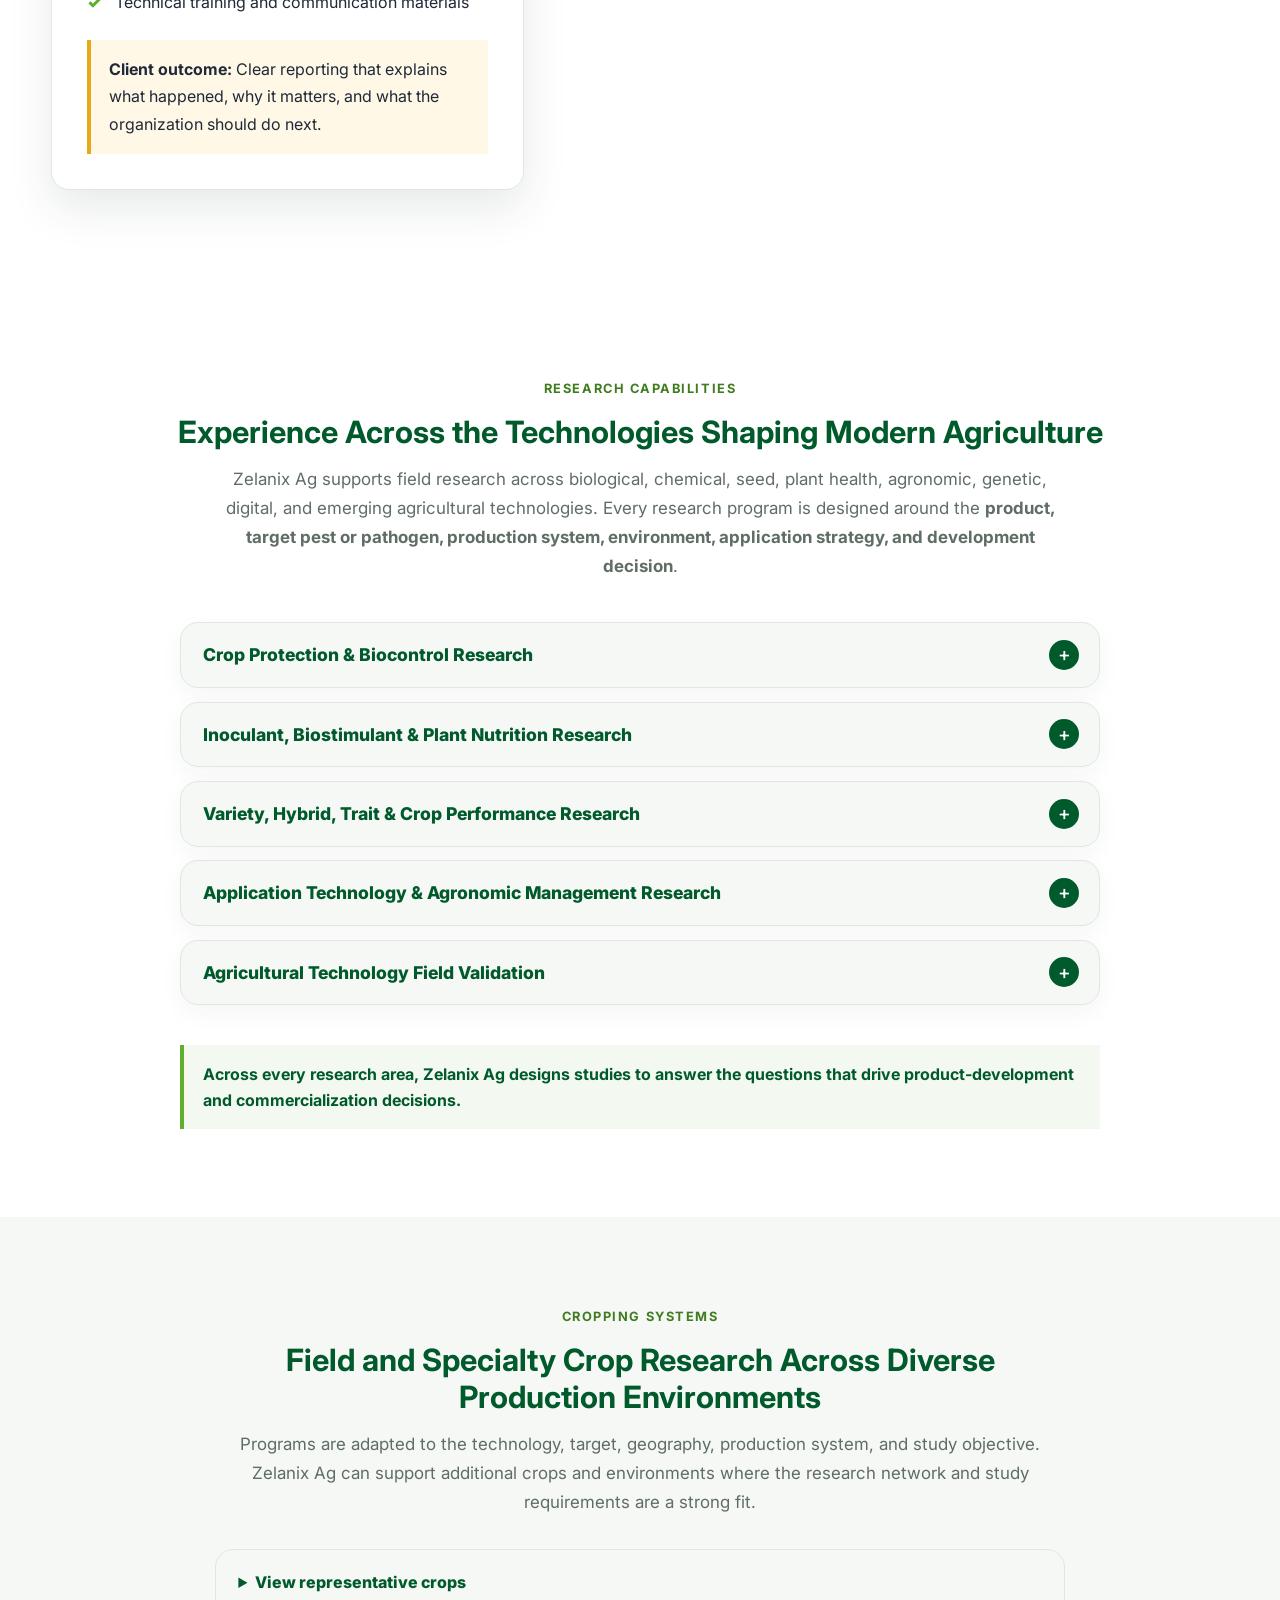
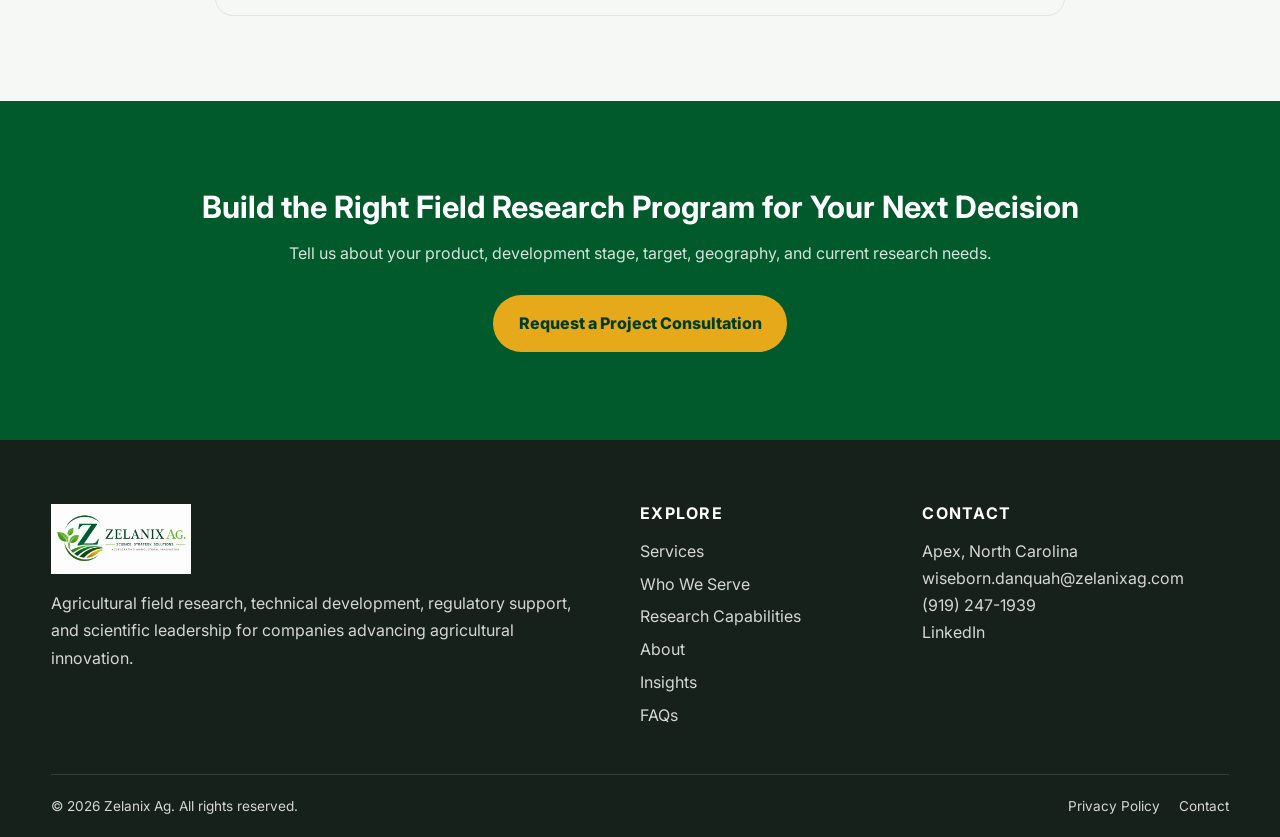
<file: services.html>
<!DOCTYPE html>

<html lang="en">
<head>
<meta charset="utf-8"/>
<meta content="width=device-width, initial-scale=1.0" name="viewport"/>
<meta content="Zelanix Ag provides field trial management, technical development and product positioning, regulatory field study and stewardship support, West Africa technical development and product positioning, data interpretation, and research capabilities." name="description"/>
<meta content="index, follow" name="robots"/>
<link href="https://www.zelanixag.com/services.html" rel="canonical"/>
<meta content="website" property="og:type"/>
<meta content="Zelanix Ag" property="og:site_name"/>
<meta content="Agricultural Field Research &amp; Product Development Services | Zelanix Ag" property="og:title"/>
<meta content="Zelanix Ag provides field trial management, technical development and product positioning, regulatory field study and stewardship support, West Africa technical development and product positioning, data interpretation, and research capabilities." property="og:description"/>
<meta content="https://www.zelanixag.com/services.html" property="og:url"/>
<meta content="https://www.zelanixag.com/images/zelanixmodifiedlogo.png" property="og:image"/>
<meta content="summary_large_image" name="twitter:card"/>
<meta content="Agricultural Field Research &amp; Product Development Services | Zelanix Ag" name="twitter:title"/>
<meta content="Zelanix Ag provides field trial management, technical development and product positioning, regulatory field study and stewardship support, West Africa technical development and product positioning, data interpretation, and research capabilities." name="twitter:description"/>
<title>Agricultural Field Research &amp; Product Development Services | Zelanix Ag</title>
<link rel="preconnect" href="https://fonts.googleapis.com">
<link rel="preconnect" href="https://fonts.gstatic.com" crossorigin>
<link href="https://fonts.googleapis.com/css2?family=Inter:wght@400;500;600;700;800&display=swap" rel="stylesheet">
<link href="css/styles.css?v=20260815-inter1" rel="stylesheet"/>
<script type="application/ld+json">
    {
      "@context": "https://schema.org",
      "@type": "ProfessionalService",
      "name": "Zelanix Ag",
      "url": "https://www.zelanixag.com",
      "logo": "https://www.zelanixag.com/images/zelanixmodifiedlogo.png",
      "email": "wiseborn.danquah@zelanixag.com",
      "telephone": "+19192471939",
      "address": {
        "@type": "PostalAddress",
        "addressLocality": "Apex",
        "addressRegion": "NC",
        "addressCountry": "US"
      },
      "founder": {
        "@type": "Person",
        "name": "Wiseborn B. Danquah, Ph.D."
      },
      "areaServed": ["United States", "Canada", "International"],
      "description": "Explore Zelanix Ag field trial management, technical development, biocontrol and crop protection research, seed treatment and inoculant trials, regulated field research, West Africa technical development, and data interpretation."
    }
    </script>
</head>
<body class="services-page">
<a class="skip-link" href="#main-content">Skip to main content</a>
<header class="site-header">
<div class="container navbar">
<a aria-label="Zelanix Ag homepage" class="logo" href="index.html">
<img alt="Zelanix Ag" src="images/zelanixmodifiedlogo.png"/>
</a>
<button aria-controls="primary-navigation" aria-expanded="false" aria-label="Open navigation menu" class="menu-toggle" type="button">
<span></span><span></span><span></span>
</button>
<nav aria-label="Primary navigation" class="primary-navigation" id="primary-navigation">
<ul>
<li><a href="index.html">Home</a></li>
<li><a aria-current="page" class="active" href="services.html">Services</a></li>
<li><a href="who-we-serve.html">Who We Serve</a></li>
<li><a href="about.html">About</a></li>
<li><a href="insights.html">Insights</a></li>
<li><a class="btn-nav" href="contact.html">Discuss a Project</a></li>
</ul>
</nav>
</div>
</header>
<main id="main-content"><section class="page-hero services-hero">
<div class="container">
<span class="eyebrow hero-eyebrow">SERVICES</span>
<h1>Agricultural Field Research and Product Development Services</h1>
<p>Independent scientific and operational support across the agricultural product development lifecycle.</p>
<a class="btn-primary" href="contact.html">Request a Project Discussion</a>
</div>
</section><section class="section">
<div class="container narrow section-heading">
<h2>Flexible Support Built Around Your Program</h2>
<p>Engagements can range from focused protocol review or trial troubleshooting to
            complete leadership of multi-location field development programs.</p>
</div>
</section><section class="section section-light service-detail" id="field-trials">
<div class="container service-layout">
<div>
<h2>Field Trial Strategy and Management</h2>
<p>Successful field research requires more than placing trials at several locations.
                Every program must connect the research question, experimental design, trial environment,
                partner capability, operational execution, data quality, and final decision.</p>
<p>Zelanix Ag helps clients build and manage field programs that produce reliable and useful evidence.</p>
</div>
<div class="deliverables-card">
<h3>Services May Include</h3>
<ul class="check-list compact">
<li>Research objectives and decision criteria</li>
<li>Protocol preparation and technical review</li>
<li>Experimental design and randomization</li>
<li>Treatment, assessment, and sampling plans</li>
<li>Crop, geography, and site selection</li>
<li>CRO, university, grower, and consultant identification</li>
<li>Proposal, budget, scope, and timeline review</li>
<li>Trial material and application coordination</li>
<li>Research partner training and trial monitoring</li>
<li>Protocol compliance and data quality review</li>
<li>Statistical and agronomic interpretation</li>
<li>Final technical reporting</li>
</ul>
<div class="outcome-box"><strong>Client outcome:</strong> A coordinated program that
                reduces avoidable execution risk and generates data appropriate for the decision.</div>
</div>
</div>
</section><section class="section service-detail" id="technical-development">
<div class="container service-layout reverse">
<div>
<h2>Technical Development and Product Positioning</h2>
<p>A product may perform well in an early study but still require substantial development
                before it is ready for broader investment or commercialization.</p>
<p>We help clients understand where a product performs, how it should be used,
                what factors influence performance, and what additional evidence is required.</p>
</div>
<div class="deliverables-card">
<h3>Services May Include</h3>
<ul class="check-list compact">
<li>Proof of concept and product validation</li>
<li>Rate, timing, placement, and delivery optimization</li>
<li>Use pattern development</li>
<li>Crop and regional fit assessment</li>
<li>Competitive and standard program comparisons</li>
<li>Tank mix and program integration studies</li>
<li>Product performance troubleshooting</li>
<li>Biological product evaluation</li>
<li>Commercial demonstration planning</li>
<li>Grower and technical partner feedback</li>
<li>Product positioning recommendations</li>
<li>Commercial readiness and evidence gap assessment</li>
</ul>
<div class="outcome-box"><strong>Client outcome:</strong> Clearer understanding of
                product performance, target uses, risks, evidence gaps, and advancement opportunities.</div>
</div>
</div>
</section><section class="section section-light service-detail" id="regulatory">
<div class="container service-layout">
<div>
<h2>Regulatory Field Study and Stewardship Support</h2>
<p>Zelanix Ag supports the scientific execution, documentation, and stewardship of regulated field research, helping align study objectives with permit conditions, field procedures, material accountability, monitoring, and partner coordination.</p>
</div>
<div class="deliverables-card">
<h3>Services May Include</h3>
<ul class="check-list compact">
<li>Regulatory field study planning and permit support</li>
<li>Site, partner, and compliance documentation</li>
<li>Protocol review and research-partner training</li>
<li>Regulated-material stewardship and accountability</li>
<li>Confinement, monitoring, sampling, and traceability support</li>
<li>CRO, regulatory-team, and field-partner coordination</li>
<li>Corrective actions and study closeout documentation</li>
</ul>
<div class="regulatory-programs-inline">
<div class="regulatory-programs-grid">
<article>
<h4>USDA PPQ-526 Permit Regulated Field Trials</h4>
<p>Support for site planning, trial establishment, regulated-material stewardship, documentation, monitoring, training, partner coordination, and closeout.</p>
</article>
<article>
<h4>USDA BRS-Regulated Field Trials</h4>
<p>BRS-aligned support for site coordination, regulated-material handling, compliance documentation, field-team training, monitoring, traceability, and operational closeout.</p>
</article>
</div>
</div>
<p class="scope-note"><strong>Scope note:</strong> Zelanix Ag strengthens the field science, stewardship, documentation, and execution of regulated programs. We do not replace legal counsel or a full-service regulatory registration consultancy.</p>
</div>
</div>
</section><section class="section service-detail west-africa-development" id="west-africa-development">
<div class="container service-layout">
<div>
<h2>West Africa Technical Development &amp; Product Positioning</h2>
<p>Zelanix Ag supports agricultural technology companies seeking to evaluate, adapt, and position products for West African production systems. We help translate technologies developed in other markets into locally relevant field research programs that generate the evidence needed for product-development, positioning, and market-entry decisions.</p>
</div>
<div class="deliverables-card">
<h3>Services May Include</h3>
<ul class="check-list compact">
<li>West Africa field research strategy and trial planning</li>
<li>Identification and coordination of suitable research sites and local partners</li>
<li>Product validation under representative crops, environments, and production systems</li>
<li>Evaluation of rates, timing, application methods, and use strategies</li>
<li>Multi-location performance and environmental adaptation studies</li>
<li>Comparative testing against locally relevant standards and practices</li>
<li>Technical interpretation and product-positioning recommendations</li>
<li>Regulatory and stewardship coordination where applicable</li>
<li>Technical support for commercialization and market-entry planning</li>
</ul>
<div class="outcome-box"><strong>Client outcome:</strong> Evidence not simply that a product works, but where, how, and under what conditions it can deliver meaningful value in West African production systems.</div>
</div>
</div>
</section><section class="section service-detail" id="data">
<div class="container service-layout reverse">
<div>
<h2>Data Interpretation and Scientific Communication</h2>
<p>Field trials create value only when their results lead to better decisions.
                A statistical output alone may not establish whether a response is biologically meaningful,
                commercially relevant, or consistent enough to support advancement.</p>
</div>
<div class="deliverables-card">
<h3>Services May Include</h3>
<ul class="check-list compact">
<li>Data completeness and quality review</li>
<li>Statistical analysis and agronomic interpretation</li>
<li>Cross location performance evaluation</li>
<li>Variability and outlier assessment</li>
<li>Environmental response interpretation</li>
<li>Technical and executive summaries</li>
<li>Development recommendations</li>
<li>Product use and positioning guidance</li>
<li>Leadership, investor, and partner presentations</li>
<li>Technical training and communication materials</li>
</ul>
<div class="outcome-box"><strong>Client outcome:</strong> Clear reporting that explains
                what happened, why it matters, and what the organization should do next.</div>
</div>
</div>
</section><section class="section services-capabilities-detailed" id="research-capabilities">
<div class="container">
<div class="section-heading capabilities-intro">
<span class="eyebrow">RESEARCH CAPABILITIES</span>
<h2>Experience Across the Technologies Shaping Modern Agriculture</h2>
<p>Zelanix Ag supports field research across biological, chemical, seed, plant health, agronomic, genetic, digital, and emerging agricultural technologies. Every research program is designed around the <strong>product, target pest or pathogen, production system, environment, application strategy, and development decision</strong>.</p>
</div>
<div class="capability-accordion-grid">
<details class="capability-accordion">
<summary>
<span class="capability-title">Crop Protection &amp; Biocontrol Research</span>
<span aria-hidden="true" class="capability-toggle">+</span>
</summary>
<div class="capability-content">
<p>Field evaluation of conventional, biological, and integrated pest-management technologies for efficacy, crop safety, application strategy, and product positioning.</p>
<ul>
<li>Fungicides/biofungicides, and disease-management programs</li>
<li>Insecticides/bioinsecticides, and insect-management programs</li>
<li>Nematicides/bionematicides, and nematode-management programs</li>
<li>Herbicides and weed-management programs</li>
<li>Beneficial microorganisms and microbial consortia</li>
<li>Crop tolerance, phytotoxicity, residual activity, and performance</li>
<li>Product compatibility and integrated pest-management strategies</li>
</ul>
</div>
</details>
<details class="capability-accordion">
<summary>
<span class="capability-title">Inoculant, Biostimulant &amp; Plant Nutrition Research</span>
<span aria-hidden="true" class="capability-toggle">+</span>
</summary>
<div class="capability-content">
<p>Evaluation of technologies designed to protect seed, improve crop establishment, enhance plant health, increase nutrient-use efficiency, and strengthen crop performance.</p>
<ul>
<li>Chemical and biological seed treatments</li>
<li>Microbial inoculants and symbiotic technologies</li>
<li>Biostimulants and biofertilizers</li>
<li>Fertilizers and specialty nutrition products</li>
<li>Macronutrient and micronutrient technologies</li>
<li>Nutrient-use-efficiency products</li>
<li>Plant growth regulators</li>
<li>Root-health and soil-health technologies</li>
</ul>
</div>
</details>
<details class="capability-accordion">
<summary>
<span class="capability-title">Variety, Hybrid, Trait &amp; Crop Performance Research</span>
<span aria-hidden="true" class="capability-toggle">+</span>
</summary>
<div class="capability-content">
<p>Field research supporting genetic advancement, agronomic characterization, regional adaptation, and commercial positioning.</p>
<ul>
<li>Variety and hybrid performance trials</li>
<li>Experimental lines and germplasm evaluation</li>
<li>Trait-performance studies</li>
<li>Yield and quality evaluation</li>
<li>Agronomic adaptation</li>
<li>Environmental stability</li>
<li>Pest and disease response</li>
<li>Abiotic stress tolerance</li>
<li>Standability and maturity</li>
<li>Regional performance</li>
<li>Comparative performance and positioning</li>
</ul>
</div>
</details>
<details class="capability-accordion">
<summary>
<span class="capability-title">Application Technology &amp; Agronomic Management Research</span>
<span aria-hidden="true" class="capability-toggle">+</span>
</summary>
<div class="capability-content">
<p>Research designed to determine how application method, formulation, timing, placement, and production practices influence product and crop performance under real-world conditions.</p>
<ul>
<li>Application timing, rate, placement, and sequencing</li>
<li>Foliar, soil, in-furrow, seed treatment, drench, broadcast, and banded applications</li>
<li>Chemigation and fertigation</li>
<li>Formulation comparisons</li>
<li>Adjuvant research</li>
<li>Spray-volume, coverage, and delivery studies</li>
<li>Application-system compatibility</li>
<li>Tank mixtures and program approaches</li>
<li>Rate-response studies</li>
<li>Yield, quality, and economic-performance assessments</li>
</ul>
</div>
</details>
<details class="capability-accordion">
<summary>
<span class="capability-title">Agricultural Technology Field Validation</span>
<span aria-hidden="true" class="capability-toggle">+</span>
</summary>
<div class="capability-content">
<p>Independent field evaluation of new and emerging technologies designed to improve agricultural productivity, efficiency, monitoring, and decision-making.</p>
<ul>
<li>Precision agriculture technologies</li>
<li>Sensors and field-monitoring systems</li>
<li>Digital agronomy platforms</li>
<li>Decision-support technologies</li>
<li>Variable-rate technologies</li>
<li>Crop-monitoring systems</li>
<li>Novel application and delivery systems</li>
<li>Proof-of-concept and prototype field validation</li>
</ul>
</div>
</details>
<p class="capability-positioning-statement">Across every research area, Zelanix Ag designs studies to answer the questions that drive product-development and commercialization decisions.</p>
</div>
</div>
</section><section class="section section-light services-crops-simple" id="cropping-systems">
<div class="container narrow">
<div class="section-heading">
<span class="eyebrow">CROPPING SYSTEMS</span>
<h2>Field and Specialty Crop Research Across Diverse Production Environments</h2>
<p>Programs are adapted to the technology, target, geography, production system, and study objective. Zelanix Ag can support additional crops and environments where the research network and study requirements are a strong fit.</p>
</div>
<details class="crop-details">
<summary>View representative crops</summary>
<div class="crop-details-grid">
<div>
<h3>Representative Field Crops</h3>
<p>Corn, soybean, wheat, cotton, rice, sorghum, peanuts, canola, sunflower, dry beans, alfalfa, and forage crops.</p>
</div>
<div>
<h3>Representative Specialty Crops</h3>
<p>Leafy greens, tomatoes, potatoes, onions, carrots, cucurbits, brassicas, peppers, berries, grapes, citrus, tree fruits, tree nuts, and turf.</p>
</div>
</div>
</details>
</div>
</section><section class="cta">
<div class="container">
<h2>Build the Right Field Research Program for Your Next Decision</h2>
<p>Tell us about your product, development stage, target, geography, and current research needs.</p>
<a class="btn-primary" href="contact.html">Request a Project Consultation</a>
</div>
</section></main>
<footer class="site-footer">
<div class="container footer-grid">
<div class="footer-brand">
<img alt="Zelanix Ag" class="footer-logo" src="images/zelanixmodifiedlogo.png"/>
<p>Agricultural field research, technical development, regulatory support, and
            scientific leadership for companies advancing agricultural innovation.</p>
</div>
<div>
<h2 class="footer-heading">Explore</h2>
<ul class="footer-links">
<li><a href="services.html">Services</a></li>
<li><a href="who-we-serve.html">Who We Serve</a></li>
<li><a href="services.html#research-capabilities">Research Capabilities</a></li>
<li><a href="about.html">About</a></li>
<li><a href="insights.html">Insights</a></li>
<li><a href="faqs.html">FAQs</a></li>
</ul>
</div>
<div>
<h2 class="footer-heading">Contact</h2>
<address>
                Apex, North Carolina<br/>
<a href="mailto:wiseborn.danquah@zelanixag.com">wiseborn.danquah@zelanixag.com</a><br/>
<a href="tel:+19192471939">(919) 247-1939</a><br/>
<a href="https://www.linkedin.com/company/zelanix-ag/?viewAsMember=true" rel="noopener noreferrer" target="_blank">LinkedIn</a>
</address>
</div>
</div>
<div class="container footer-bottom">
<p>© 2026 Zelanix Ag. All rights reserved.</p>
<div>
<a href="privacy.html">Privacy Policy</a>
<a href="contact.html">Contact</a>
</div>
</div>
</footer>
<script>
(function () {
  const capabilities = document.querySelectorAll('#research-capabilities .capability-accordion');
  capabilities.forEach((item) => {
    item.addEventListener('toggle', () => {
      if (!item.open) return;
      capabilities.forEach((other) => {
        if (other !== item && other.open) other.open = false;
      });
    });
  });
})();
</script>
<script src="js/script.js?v=20260803"></script>
</body>
</html>
</file>
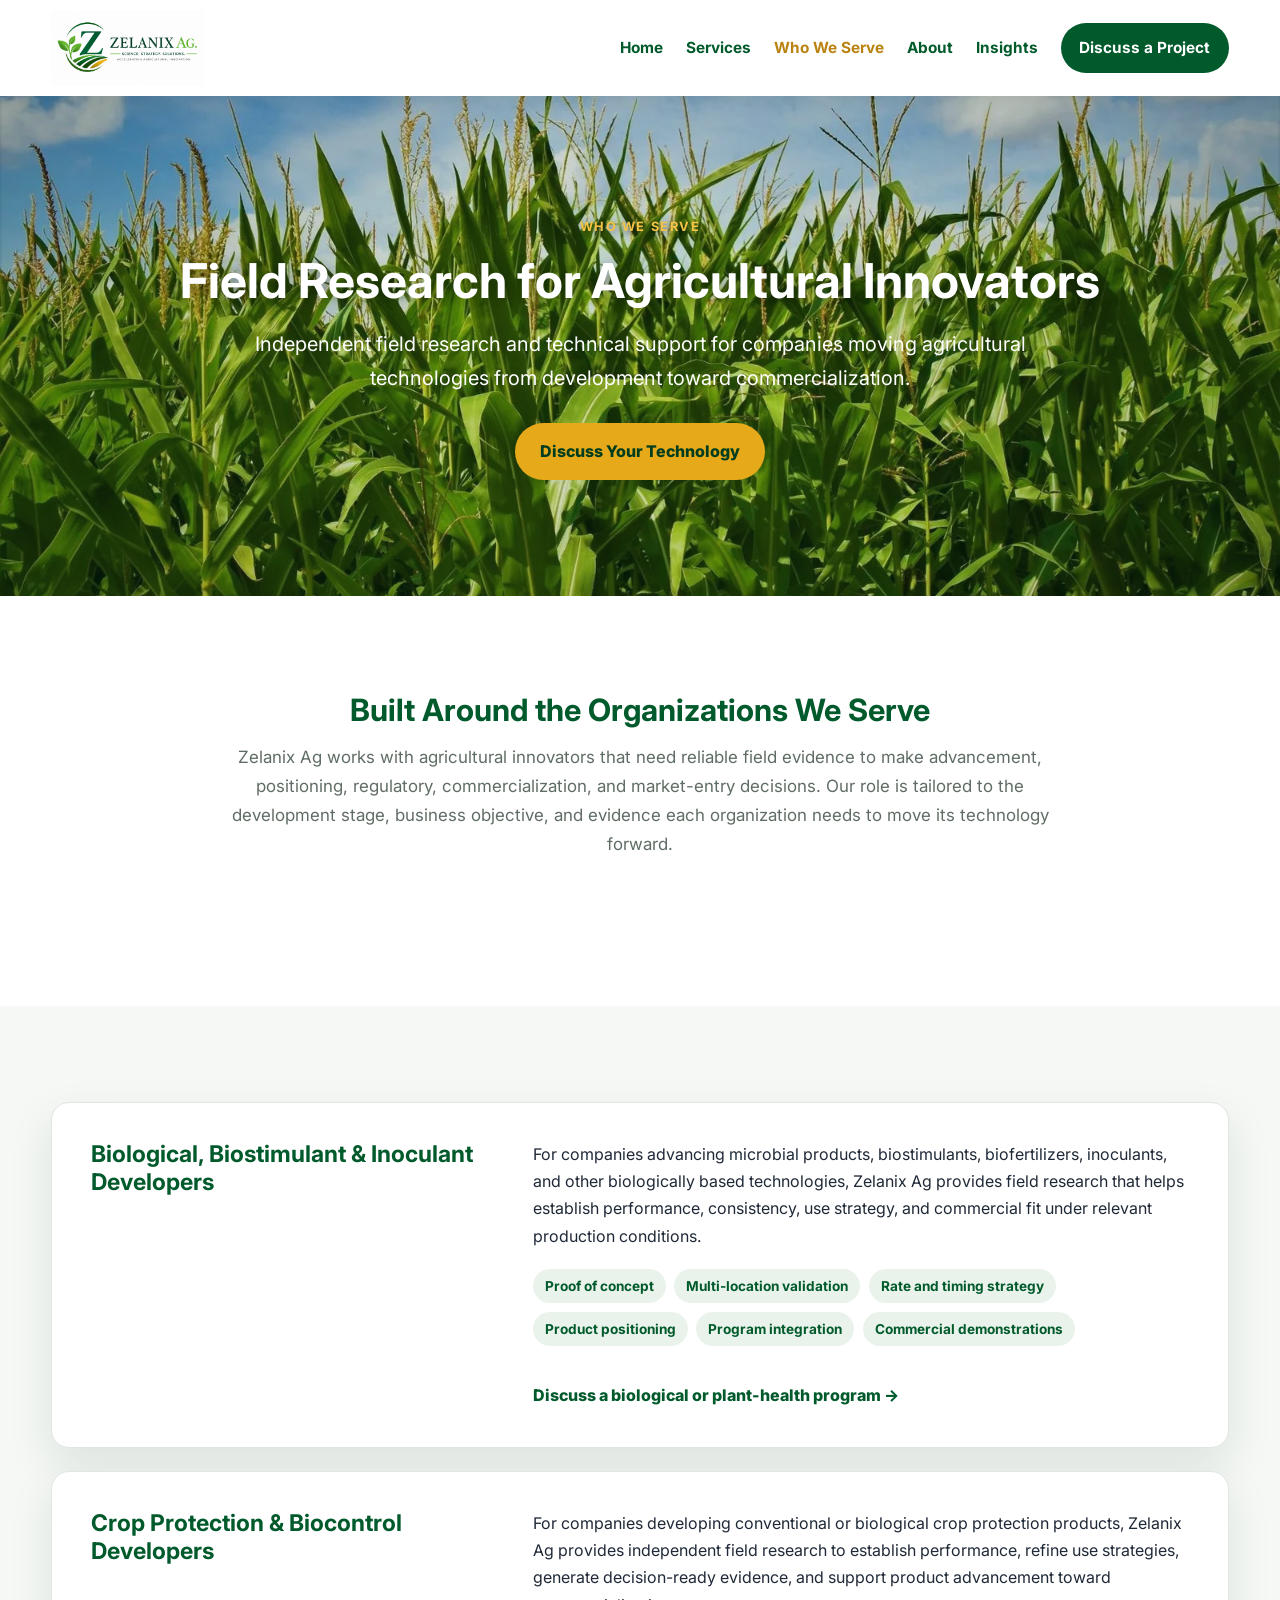
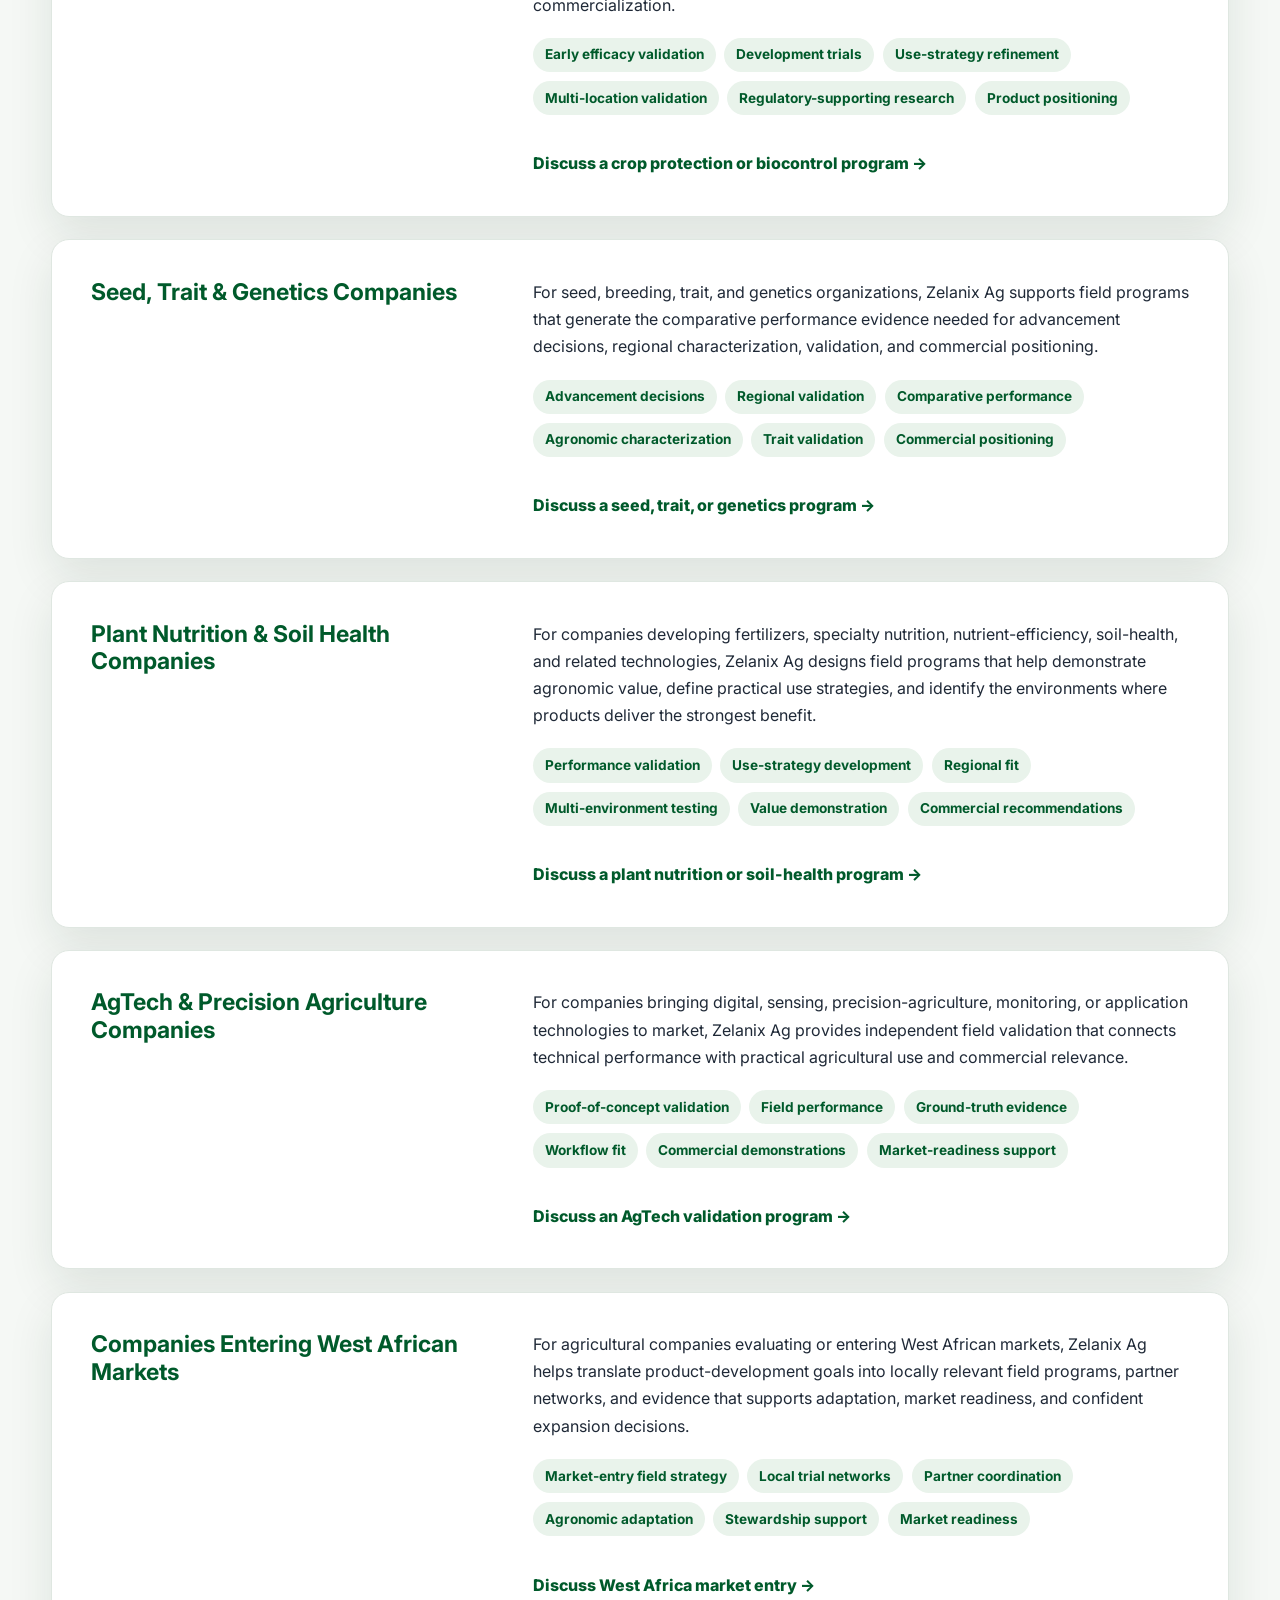
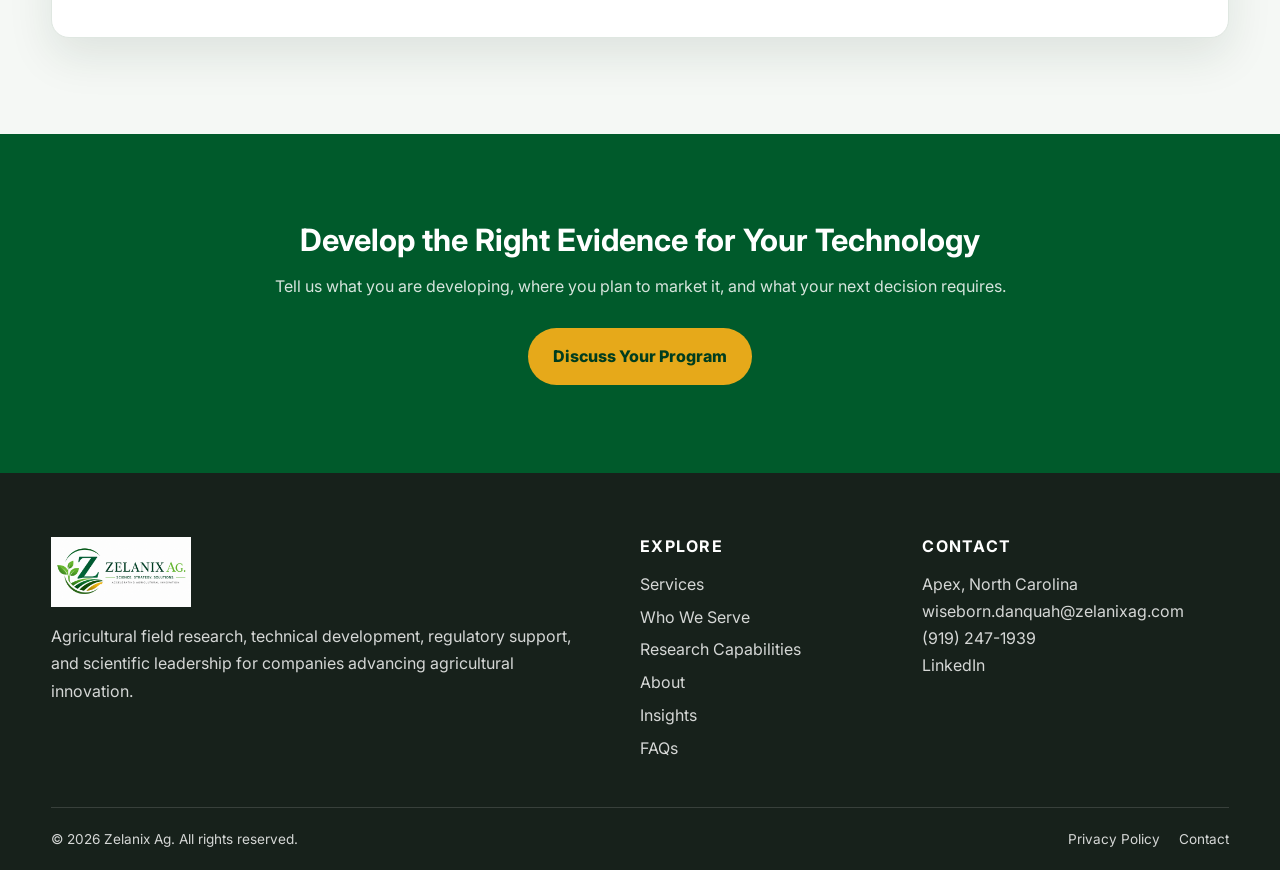
<file: who-we-serve.html>
<!DOCTYPE html>
<html lang="en">
<head>
    <meta charset="UTF-8">
    <meta name="viewport" content="width=device-width, initial-scale=1.0">
    <meta name="description" content="Zelanix Ag supports biological, crop protection and biocontrol, seed and genetics, plant nutrition, AgTech, and market-entry companies with agricultural field research and product development.">
    <meta name="robots" content="index, follow">
    <link rel="canonical" href="https://www.zelanixag.com/who-we-serve.html">
    <meta property="og:type" content="website">
    <meta property="og:site_name" content="Zelanix Ag">
    <meta property="og:title" content="Field Research for Agricultural Innovators | Zelanix Ag">
    <meta property="og:description" content="Zelanix Ag supports biological, crop protection and biocontrol, seed and genetics, plant nutrition, AgTech, and market-entry companies with agricultural field research and product development.">
    <meta property="og:url" content="https://www.zelanixag.com/who-we-serve.html">
    <meta property="og:image" content="https://www.zelanixag.com/images/zelanixmodifiedlogo.png">
    <meta name="twitter:card" content="summary_large_image">
    <meta name="twitter:title" content="Field Research for Agricultural Innovators | Zelanix Ag">
    <meta name="twitter:description" content="Zelanix Ag supports biological, crop protection and biocontrol, seed and genetics, plant nutrition, AgTech, and market-entry companies with agricultural field research and product development.">
    <title>Field Research for Agricultural Innovators | Zelanix Ag</title>
<link rel="preconnect" href="https://fonts.googleapis.com">
<link rel="preconnect" href="https://fonts.gstatic.com" crossorigin>
<link href="https://fonts.googleapis.com/css2?family=Inter:wght@400;500;600;700;800&display=swap" rel="stylesheet">
    <link rel="stylesheet" href="css/styles.css?v=20260815-inter1">
    <script type="application/ld+json">
    {
      "@context": "https://schema.org",
      "@type": "ProfessionalService",
      "name": "Zelanix Ag",
      "url": "https://www.zelanixag.com",
      "logo": "https://www.zelanixag.com/images/zelanixmodifiedlogo.png",
      "email": "wiseborn.danquah@zelanixag.com",
      "telephone": "+19192471939",
      "address": {
        "@type": "PostalAddress",
        "addressLocality": "Apex",
        "addressRegion": "NC",
        "addressCountry": "US"
      },
      "founder": {
        "@type": "Person",
        "name": "Wiseborn B. Danquah, Ph.D."
      },
      "areaServed": ["United States", "Canada", "International"],
      "description": "Zelanix Ag supports biological, crop protection and biocontrol, seed and genetics, plant nutrition, AgTech, and market-entry companies with agricultural field research and product development."
    }
    </script>
</head>
<body class="audience-page">
<a class="skip-link" href="#main-content">Skip to main content</a>
    <header class="site-header">
        <div class="container navbar">
            <a href="index.html" class="logo" aria-label="Zelanix Ag homepage">
                <img src="images/zelanixmodifiedlogo.png" alt="Zelanix Ag">
            </a>
            <button class="menu-toggle" type="button" aria-expanded="false"
                aria-controls="primary-navigation" aria-label="Open navigation menu">
                <span></span><span></span><span></span>
            </button>
            <nav id="primary-navigation" class="primary-navigation" aria-label="Primary navigation">
                <ul>
                    <li><a href="index.html">Home</a></li>
<li><a href="services.html">Services</a></li>
<li><a href="who-we-serve.html" class="active" aria-current="page">Who We Serve</a></li>
<li><a href="about.html">About</a></li>
<li><a href="insights.html">Insights</a></li>
                    <li><a href="contact.html" class="btn-nav"
                        >Discuss a Project</a></li>
                </ul>
            </nav>
        </div>
    </header>
<main id="main-content">
    <section class="page-hero audience-hero">
        <div class="container">
            <span class="eyebrow hero-eyebrow">WHO WE SERVE</span>
            <h1>Field Research for Agricultural Innovators</h1>
            <p>Independent field research and technical support for companies moving agricultural technologies from development toward commercialization.</p>
            <a href="contact.html" class="btn-primary">Discuss Your Technology</a>
        </div>
    </section>

    <section class="section">
        <div class="container narrow section-heading">
            <h2>Built Around the Organizations We Serve</h2>
            <p>Zelanix Ag works with agricultural innovators that need reliable field evidence to make
            advancement, positioning, regulatory, commercialization, and market-entry decisions. Our role
            is tailored to the development stage, business objective, and evidence each organization needs
            to move its technology forward.</p>
        </div>
    </section>

    <section class="section section-light">
        <div class="container audience-list">
            <article class="audience-block">
                <div><h2>Biological, Biostimulant &amp; Inoculant Developers</h2></div>
                <div><p>For companies advancing microbial products, biostimulants, biofertilizers, inoculants,
                and other biologically based technologies, Zelanix Ag provides field research that helps establish
                performance, consistency, use strategy, and commercial fit under relevant production conditions.</p>
                <ul class="tag-list"><li>Proof of concept</li><li>Multi-location validation</li><li>Rate and timing strategy</li>
                <li>Product positioning</li><li>Program integration</li><li>Commercial demonstrations</li></ul>
                <a href="contact.html" class="text-link">Discuss a biological or plant-health program →</a></div>
            </article>

            <article class="audience-block">
                <div><h2>Crop Protection &amp; Biocontrol Developers</h2></div>
                <div><p>For companies developing conventional or biological crop protection products, Zelanix Ag
                provides independent field research to establish performance, refine use strategies, generate
                decision-ready evidence, and support product advancement toward commercialization.</p>
                <ul class="tag-list"><li>Early efficacy validation</li><li>Development trials</li><li>Use-strategy refinement</li>
                <li>Multi-location validation</li><li>Regulatory-supporting research</li><li>Product positioning</li></ul>
                <a href="contact.html" class="text-link">Discuss a crop protection or biocontrol program →</a></div>
            </article>

            <article class="audience-block">
                <div><h2>Seed, Trait &amp; Genetics Companies</h2></div>
                <div><p>For seed, breeding, trait, and genetics organizations, Zelanix Ag supports field programs
                that generate the comparative performance evidence needed for advancement decisions, regional
                characterization, validation, and commercial positioning.</p>
                <ul class="tag-list"><li>Advancement decisions</li><li>Regional validation</li><li>Comparative performance</li>
                <li>Agronomic characterization</li><li>Trait validation</li><li>Commercial positioning</li></ul>
                <a href="contact.html" class="text-link">Discuss a seed, trait, or genetics program →</a></div>
            </article>

            <article class="audience-block">
                <div><h2>Plant Nutrition &amp; Soil Health Companies</h2></div>
                <div><p>For companies developing fertilizers, specialty nutrition, nutrient-efficiency, soil-health,
                and related technologies, Zelanix Ag designs field programs that help demonstrate agronomic value,
                define practical use strategies, and identify the environments where products deliver the strongest benefit.</p>
                <ul class="tag-list"><li>Performance validation</li><li>Use-strategy development</li><li>Regional fit</li>
                <li>Multi-environment testing</li><li>Value demonstration</li><li>Commercial recommendations</li></ul>
                <a href="contact.html" class="text-link">Discuss a plant nutrition or soil-health program →</a></div>
            </article>

            <article class="audience-block">
                <div><h2>AgTech &amp; Precision Agriculture Companies</h2></div>
                <div><p>For companies bringing digital, sensing, precision-agriculture, monitoring, or application
                technologies to market, Zelanix Ag provides independent field validation that connects technical
                performance with practical agricultural use and commercial relevance.</p>
                <ul class="tag-list"><li>Proof-of-concept validation</li><li>Field performance</li><li>Ground-truth evidence</li>
                <li>Workflow fit</li><li>Commercial demonstrations</li><li>Market-readiness support</li></ul>
                <a href="contact.html" class="text-link">Discuss an AgTech validation program →</a></div>
            </article>

            <article class="audience-block">
                <div><h2>Companies Entering West African Markets</h2></div>
                <div><p>For agricultural companies evaluating or entering West African markets, Zelanix Ag helps
                translate product-development goals into locally relevant field programs, partner networks, and
                evidence that supports adaptation, market readiness, and confident expansion decisions.</p>
                <ul class="tag-list"><li>Market-entry field strategy</li><li>Local trial networks</li><li>Partner coordination</li>
                <li>Agronomic adaptation</li><li>Stewardship support</li><li>Market readiness</li></ul>
                <a href="contact.html" class="text-link">Discuss West Africa market entry →</a></div>
            </article>
        </div>
    </section>

    <section class="cta">
        <div class="container">
            <h2>Develop the Right Evidence for Your Technology</h2>
            <p>Tell us what you are developing, where you plan to market it, and what your next decision requires.</p>
            <a href="contact.html" class="btn-primary">Discuss Your Program</a>
        </div>
    </section>
</main>
<footer class="site-footer">
    <div class="container footer-grid">
        <div class="footer-brand">
            <img src="images/zelanixmodifiedlogo.png" class="footer-logo" alt="Zelanix Ag">
            <p>Agricultural field research, technical development, regulatory support, and
            scientific leadership for companies advancing agricultural innovation.</p>
        </div>
        <div>
            <h2 class="footer-heading">Explore</h2>
            <ul class="footer-links">
                <li><a href="services.html">Services</a></li>
                <li><a href="who-we-serve.html">Who We Serve</a></li>
                <li><a href="services.html#research-capabilities">Research Capabilities</a></li>
                <li><a href="about.html">About</a></li>
                <li><a href="insights.html">Insights</a></li>
                <li><a href="faqs.html">FAQs</a></li>
            </ul>
        </div>
        <div>
            <h2 class="footer-heading">Contact</h2>
            <address>
                Apex, North Carolina<br>
                <a href="mailto:wiseborn.danquah@zelanixag.com">wiseborn.danquah@zelanixag.com</a><br>
                <a href="tel:+19192471939">(919) 247-1939</a><br>
                <a href="https://www.linkedin.com/company/zelanix-ag/?viewAsMember=true" target="_blank" rel="noopener noreferrer">LinkedIn</a>
            </address>
        </div>
    </div>
    <div class="container footer-bottom">
        <p>&copy; 2026 Zelanix Ag. All rights reserved.</p>
        <div>
            <a href="privacy.html">Privacy Policy</a>
            <a href="contact.html">Contact</a>
        </div>
    </div>
</footer>
<script src="js/script.js?v=20260803"></script>
</body>
</html>
</file>
<file: css/styles.css>
/* Zelanix Ag replacement website styles — August 2026 */
:root {
    --primary: #005a2b;
    --primary-dark: #003d1e;
    --secondary: #5fae2e;
    --accent: #e6a91a;
    --accent-dark: #ba8310;
    --label-green: #3f7c20; /* 5.1:1 on white */
    --label-gold: #8b620b; /* 5.45:1 on white */
    --label-gold-on-dark: #f6c447;
    --ink: #1f2937;
    --muted: #5f6d64;
    --light: #f5f8f5;
    --white: #ffffff;
    --border: #dfe7e1;
    --shadow: 0 18px 45px rgba(20, 51, 31, 0.10);
    --radius: 18px;
    --max-width: 1200px;
}

* { box-sizing: border-box; margin: 0; padding: 0; }
html { scroll-behavior: smooth; }
body {
    color: var(--ink);
    background: var(--white);
    font-family: "Inter", -apple-system, BlinkMacSystemFont, "Segoe UI", Arial, sans-serif;
    font-size: 1rem;
    line-height: 1.7;
    font-weight: 400;
    text-rendering: optimizeLegibility;
}
img { display: block; max-width: 100%; }
a { color: var(--primary); text-decoration: none; }
a:hover { color: var(--accent-dark); }
ul, ol { padding-left: 1.25rem; }
button, input, textarea, select { font: inherit; }
button, a { -webkit-tap-highlight-color: transparent; }
:focus-visible { outline: 3px solid var(--accent); outline-offset: 4px; }
.skip-link {
    position: fixed; left: 1rem; top: -5rem; z-index: 9999;
    background: var(--accent); color: var(--primary-dark);
    padding: .75rem 1rem; font-weight: 700; border-radius: 0 0 8px 8px;
}
.skip-link:focus { top: 0; }

.container { width: min(92%, var(--max-width)); margin-inline: auto; }
.narrow { max-width: 850px; }
.section { padding: 6rem 0; }
.section-light { background: var(--light); }
.section-dark { background: var(--primary-dark); color: var(--white); }
.text-center { text-align: center; }
.lead { font-size: 1.16rem; }
.small-note, .scope-note, .form-note { color: var(--muted); font-size: .93rem; }

h1, h2, h3 { line-height: 1.2; font-weight: 700; }
h1 { font-size: clamp(2.15rem, 5vw, 3.9rem); }
h2 { color: var(--primary); font-size: clamp(1.45rem, 2.4vw, 2.05rem); margin-bottom: .9rem; }
h3 { color: var(--primary); font-size: 1.08rem; margin-bottom: .6rem; }
p + p { margin-top: 1rem; }
.eyebrow {
    display: inline-block; color: var(--label-green); font-size: .8rem;
    font-weight: 700; letter-spacing: .12em; text-transform: uppercase;
    margin-bottom: .9rem;
}
.hero-eyebrow { color: var(--label-gold-on-dark); text-shadow: 0 2px 8px rgba(0,0,0,.62); }
.section-dark .eyebrow, .feature-panel .eyebrow, .cta .eyebrow {
    color: var(--label-gold-on-dark);
}
.section-heading { max-width: 820px; margin: 0 auto 3.2rem; text-align: center; }
.section-heading p { color: var(--muted); font-size: 1.06rem; }
.light-heading h2 { color: var(--white); }
.light-heading p { color: rgba(255,255,255,.8); }

/* Header and navigation */
.site-header {
    position: sticky; top: 0; z-index: 1000;
    background: rgba(255,255,255,.97);
    box-shadow: 0 3px 18px rgba(0,0,0,.08);
    backdrop-filter: blur(12px);
}
.navbar { display: flex; justify-content: space-between; align-items: center; min-height: 96px; gap: 2rem; }
.logo img { width: auto; height: 76px; }
.primary-navigation ul {
    display: flex; align-items: center; gap: clamp(.75rem, 1.8vw, 1.75rem);
    list-style: none; padding: 0;
}
.primary-navigation a { color: var(--primary); font-weight: 700; font-size: .96rem; white-space: nowrap; }
.primary-navigation a:hover, .primary-navigation a.active { color: var(--accent-dark); }
.btn-nav {
    display: inline-flex; background: var(--primary); color: var(--white) !important;
    padding: .72rem 1.15rem; border-radius: 999px;
}
.btn-nav:hover, .btn-nav.active { background: var(--accent-dark); }
.menu-toggle {
    display: none; width: 46px; height: 42px; background: transparent; border: 0;
    cursor: pointer; align-items: center; justify-content: center; flex-direction: column; gap: 5px;
}
.menu-toggle span { width: 26px; height: 3px; background: var(--primary); border-radius: 3px; transition: .25s; }
.menu-toggle[aria-expanded="true"] span:nth-child(1) { transform: translateY(8px) rotate(45deg); }
.menu-toggle[aria-expanded="true"] span:nth-child(2) { opacity: 0; }
.menu-toggle[aria-expanded="true"] span:nth-child(3) { transform: translateY(-8px) rotate(-45deg); }

/* Hero sections */
.hero, .page-hero {
    position: relative;
    isolation: isolate;
    display: flex;
    align-items: center;
    overflow: hidden;
    color: var(--white);
    background-color: var(--primary-dark); /* visible fallback if an image fails */
    background-repeat: no-repeat;
    background-position: center;
    background-size: cover;
}

/* Home hero keeps the copy readable while showing more of the field photograph. */
.hero::before, .page-hero::before {
    content: "";
    position: absolute;
    inset: 0;
    z-index: -1;
    pointer-events: none;
}

.hero::before {
    background: linear-gradient(
        90deg,
        rgba(0, 42, 21, .30) 0%,
        rgba(0, 55, 28, .18) 48%,
        rgba(0, 55, 28, .06) 100%
    );
}

.hero {
    min-height: 720px;
    padding: 7rem 0;
}

.page-hero {
    min-height: 500px;
    padding: 6.5rem 0;
    text-align: center;
}

.page-hero::before {
    background: linear-gradient(
        180deg,
        rgba(0, 50, 25, .16),
        rgba(0, 50, 25, .20)
    );
}

.page-hero .container { max-width: 950px; }

/* Page-specific hero photographs — all files are included in /images. */
.home-hero {
    background-image: url("../images/home-hero.webp");
    background-position: center 48%;
}

.services-hero {
    background-image: url("../images/services-hero.webp");
    background-position: center 48%;
}

.audience-hero {
    background-image: url("../images/audience-hero.webp");
    background-position: center 52%;
}

.experience-hero {
    background-image: url("../images/experience-hero.webp");
    background-position: center 45%;
}

.about-hero {
    background-image: url("../images/about-hero.webp");
    background-position: center 48%;
}

.insights-hero {
    background-image: url("../images/insights-hero.webp");
    background-position: center 45%;
}

.contact-hero {
    background-image: url("../images/contact-hero.webp");
    background-position: center 48%;
}

.faq-hero {
    background-image: url("../images/faq-hero.webp");
    background-position: center 50%;
}

.success-hero {
    background-image: url("../images/success-hero.webp");
    background-position: center 48%;
}

.legal-hero {
    background-image: url("../images/legal-hero.webp");
    background-position: center 46%;
}

/* 404 remains an intentionally branded graphic treatment. */
.error-hero {
    background-image:
        radial-gradient(circle at 20% 20%, rgba(95,174,46,.35), transparent 35%),
        linear-gradient(135deg, var(--primary-dark), var(--primary));
}
.hero-content { max-width: 820px; }
.hero h1, .page-hero h1 {
    color: var(--white);
    margin-bottom: 1.1rem;
    text-shadow: 0 3px 14px rgba(0,0,0,.34);
}
.hero h1 { font-size: clamp(2.35rem, 4.6vw, 3.65rem); }
.page-hero h1 { font-size: clamp(1.95rem, 3.8vw, 3rem); }
.hero p, .page-hero p { max-width: 790px; font-size: clamp(1rem, 1.8vw, 1.25rem); margin-bottom: 1.7rem; }
.page-hero p { margin-inline: auto; }
.button-group { display: flex; flex-wrap: wrap; gap: 1rem; }

.btn-primary, .btn-secondary, .btn-outline {
    display: inline-flex; align-items: center; justify-content: center;
    min-height: 50px; padding: .82rem 1.45rem; border-radius: 999px;
    font-weight: 800; border: 2px solid transparent; transition: .25s;
}
.btn-primary { background: var(--accent); color: var(--primary-dark); }
.btn-primary:hover { background: #f0bc3e; color: var(--primary-dark); transform: translateY(-2px); }
.btn-secondary { border-color: rgba(255,255,255,.9); color: var(--white); }
.btn-secondary:hover { background: var(--white); color: var(--primary); }
.btn-outline { border-color: var(--primary); color: var(--primary); margin-top: 1.35rem; }
.btn-outline:hover { background: var(--primary); color: var(--white); }
.text-link { display: inline-block; margin-top: 1rem; font-weight: 800; }

/* Homepage commercial value band */
.homepage-value-band {
    position: relative;
    padding: 2.8rem 0;
    background: linear-gradient(110deg, #f7faf5 0%, #eef6e9 100%);
    border-top: 1px solid #dbe8d7;
    border-bottom: 1px solid #dbe8d7;
}
.homepage-value-band::before {
    content: "";
    position: absolute;
    inset: 0 auto 0 0;
    width: 6px;
    background: linear-gradient(180deg, var(--secondary), var(--accent));
}
.homepage-value-grid {
    display: grid;
    grid-template-columns: minmax(0, .95fr) minmax(0, 1.05fr);
    gap: clamp(2rem, 5vw, 4.5rem);
    align-items: center;
}
.homepage-value-heading .eyebrow { margin-bottom: .6rem; }
.homepage-value-heading h2 {
    margin: 0;
    max-width: 640px;
    color: var(--primary);
    font-size: clamp(1.55rem, 2.4vw, 2.1rem);
    line-height: 1.18;
}
.homepage-value-copy {
    padding-left: clamp(1.3rem, 3vw, 2.6rem);
    border-left: 1px solid #cdddc8;
}
.homepage-value-copy p {
    margin: 0;
    color: var(--ink);
    font-size: clamp(1rem, 1.45vw, 1.12rem);
    line-height: 1.75;
}

/* Shared components */
.proof-bar { background: var(--primary); color: var(--white); }
.proof-grid { display: grid; grid-template-columns: repeat(4,1fr); }
.proof-grid > div { padding: 1.6rem; border-right: 1px solid rgba(255,255,255,.2); }
.proof-grid > div:last-child { border-right: 0; }
.proof-grid strong, .proof-grid span { display: block; }
.proof-grid strong { color: #f6c447; font-size: 1.08rem; }
.proof-grid span { font-size: .88rem; color: rgba(255,255,255,.83); margin-top: .25rem; }

.cards { display: grid; grid-template-columns: repeat(3,1fr); gap: 1.4rem; }
.cards.four-columns { grid-template-columns: repeat(4,1fr); }
.cards.two-columns { grid-template-columns: repeat(2,1fr); }
.card, .feature-panel, .deliverables-card, .stat-card, .form-card, .notice {
    background: var(--white); border: 1px solid var(--border); border-radius: var(--radius);
    box-shadow: var(--shadow);
}
.card { padding: 2rem; transition: transform .25s, box-shadow .25s; }
.card:hover { transform: translateY(-6px); box-shadow: 0 24px 55px rgba(20,51,31,.14); }
.card-number, .service-index, .audience-number {
    display: block; color: var(--label-gold); font-size: .9rem; font-weight: 800;
    letter-spacing: .08em; margin-bottom: 1rem;
}
.accent-card { border-top: 5px solid var(--accent); }

.split { display: grid; grid-template-columns: 1.05fr .95fr; gap: 4rem; align-items: center; }
.feature-panel { background: var(--primary); color: var(--white); padding: 3rem; }
.feature-panel h3 { color: var(--white); font-size: 1.45rem; }
.check-list { list-style: none; padding: 0; margin-top: 1.3rem; }
.check-list li { position: relative; padding-left: 1.7rem; margin: .55rem 0; }
.check-list li::before { content: "✓"; position: absolute; left: 0; color: var(--secondary); font-weight: 900; }
.check-list.compact li { margin: .35rem 0; }
.stat-card { padding: 2.5rem; border-left: 6px solid var(--accent); }
.stat-card strong { display: block; color: var(--primary); font-size: 3rem; line-height: 1; }
.stat-card span { display: block; margin: .55rem 0 1.3rem; }
.stat-card hr { border: 0; border-top: 1px solid var(--border); margin: 1.5rem 0; }

.process-grid { display: grid; grid-template-columns: repeat(5,1fr); gap: 1rem; list-style: none; padding: 0; }
.process-grid li { border: 1px solid rgba(255,255,255,.2); border-radius: var(--radius); padding: 1.4rem; }
.process-grid li > span {
    display: grid; place-items: center; width: 40px; height: 40px; border-radius: 50%;
    background: var(--accent); color: var(--primary-dark); font-weight: 900; margin-bottom: 1rem;
}
.process-grid h3 { color: var(--white); }
.process-grid p { color: rgba(255,255,255,.8); font-size: .92rem; }
.process-grid.four-steps { grid-template-columns: repeat(4,1fr); }
.section-light .process-grid li { border-color: var(--border); background: var(--white); }
.section-light .process-grid h3 { color: var(--primary); }
.section-light .process-grid p { color: var(--muted); }

.benefit-grid, .capability-grid { display: grid; grid-template-columns: repeat(3,1fr); gap: 1.25rem; }
.benefit-grid article, .capability-grid article {
    padding: 1.6rem; border-top: 3px solid var(--accent); background: var(--light);
}
.capability-grid { grid-template-columns: repeat(4,1fr); }
.placeholder-photo {
    min-height: 420px; display: grid; place-items: center; text-align: center;
    border: 2px dashed #a8b9ac; border-radius: var(--radius);
    color: var(--muted); background: linear-gradient(135deg,#edf4ee,#f9fbf9);
}
.founder-section { border-top: 1px solid var(--border); }

/* Services */
.service-detail { scroll-margin-top: 110px; }
.service-layout { display: grid; grid-template-columns: .85fr 1.15fr; gap: 4rem; align-items: start; }
.service-layout.reverse > :first-child { order: 2; }
.service-layout.reverse > :last-child { order: 1; }
.deliverables-card { padding: 2.2rem; }
.outcome-box, .trust-note {
    margin-top: 1.5rem; padding: 1rem 1.1rem; border-left: 4px solid var(--accent);
    background: #fff8e7; color: var(--ink);
}
.scope-note { margin-top: 1.3rem; padding-top: 1.3rem; border-top: 1px solid var(--border); }

/* Audience */
.audience-list { display: grid; gap: 1.4rem; }
.audience-block {
    display: grid; grid-template-columns: .75fr 1.25fr; gap: 3rem;
    padding: 2.4rem; background: var(--white); border: 1px solid var(--border);
    border-radius: var(--radius); box-shadow: var(--shadow);
}
.tag-list, .topic-cloud {
    display: flex; flex-wrap: wrap; gap: .55rem; list-style: none; padding: 0; margin: 1.2rem 0;
}
.tag-list li, .topic-cloud span {
    background: #e9f3eb; color: var(--primary); padding: .35rem .75rem;
    border-radius: 999px; font-size: .85rem; font-weight: 700;
}

/* Experience */
.notice { padding: 1.2rem 1.4rem; border-left: 5px solid var(--accent); }
.case-studies .container { max-width: 1050px; }
.case-study {
    display: grid; grid-template-columns: 110px 1fr; gap: 2rem;
    padding: 3rem 0; border-bottom: 1px solid var(--border);
}
.case-number { color: #c7d9cb; font-size: 3.5rem; font-weight: 900; line-height: 1; }
.case-label { color: var(--label-green); font-size: .78rem; font-weight: 800; letter-spacing: .09em; }
.case-study h2 { margin-top: .4rem; }
.case-study h3 { margin-top: 1.25rem; font-size: 1rem; text-transform: uppercase; letter-spacing: .04em; }
.benefit-list-inline { display: flex; flex-wrap: wrap; justify-content: center; gap: .8rem; margin-top: 2rem; }
.benefit-list-inline span { border: 1px solid rgba(255,255,255,.25); border-radius: 999px; padding: .5rem .9rem; }

/* About and Leadership */
.leadership-section { overflow: hidden; }
.leadership-heading { max-width: 900px; margin-bottom: 3.2rem; }
.leadership-heading p { max-width: 780px; margin-left: auto; margin-right: auto; }
.leadership-team { display: grid; gap: 2.2rem; }
.leader-profile-expanded {
    display: grid;
    grid-template-columns: 250px minmax(0, 1fr);
    gap: 3.2rem;
    align-items: center;
}
.leadership-member {
    background: var(--white);
    border: 1px solid var(--border);
    border-radius: var(--radius);
    padding: 2rem;
    box-shadow: var(--shadow);
}
.leadership-member-reverse { grid-template-columns: minmax(0, 1fr) 250px; }
.leadership-member-reverse .leader-photo-wrap { order: 2; }
.leadership-member-reverse .leader-copy { order: 1; }
.leader-photo-wrap {
    width: 100%;
    overflow: hidden;
    border-radius: calc(var(--radius) - 4px);
    background: #edf3ee;
    aspect-ratio: 4 / 5;
}
.leader-photo {
    display: block;
    width: 100%;
    height: 100%;
    object-fit: cover;
    object-position: center top;
}
.leader-copy h3 {
    color: var(--primary);
    font-size: clamp(1.5rem, 2.4vw, 1.9rem);
    line-height: 1.12;
    margin: .35rem 0 .6rem;
}
.leader-role {
    color: var(--label-green);
    font-weight: 700;
    font-size: 1rem;
    margin: -.1rem 0 1.2rem;
}
.leader-copy .lead { font-size: 1.08rem; }
.credential-list { margin-top: 1.5rem; }
.credential-list li { margin: .4rem 0; }

/* Insights */
.article-grid { display: grid; grid-template-columns: repeat(3,1fr); gap: 1.4rem; }
.article-card {
    padding: 2rem; border: 1px solid var(--border); border-radius: var(--radius);
    background: var(--white); box-shadow: var(--shadow);
}
.article-card.featured { grid-column: span 2; border-top: 5px solid var(--accent); }
.article-category { color: var(--label-green); font-size: .78rem; font-weight: 800; letter-spacing: .08em; text-transform: uppercase; }
.article-card h2 { font-size: 1.32rem; margin-top: .6rem; }



/* Featured media on Insights */
.featured-insights-heading {
    max-width: 760px;
    margin: 0 auto 2rem;
    text-align: center;
}
.featured-insights-heading h2 {
    margin-top: .45rem;
}
.insight-feature-grid {
    display: grid;
    grid-template-columns: repeat(2, minmax(0, 1fr));
    gap: 1.6rem;
    align-items: start;
}
.insight-media-card {
    overflow: hidden;
    border: 1px solid var(--border);
    border-radius: var(--radius);
    background: var(--white);
    box-shadow: var(--shadow);
}
.insight-media-link {
    display: block;
    background: #eef3ef;
}
.insight-media-link img {
    display: block;
    width: 100%;
    height: auto;
}
.insight-video-wrap {
    background: #0b1710;
}
.insight-video-wrap video {
    display: block;
    width: 100%;
    aspect-ratio: 16 / 9;
    object-fit: cover;
}
.insight-media-copy {
    padding: 1.5rem 1.6rem 1.7rem;
}
.insight-media-copy h3 {
    color: var(--primary);
    font-size: 1.32rem;
    line-height: 1.25;
    margin: .55rem 0 .7rem;
}
.insight-media-copy p {
    margin-bottom: 0;
    color: var(--muted);
}
.insight-media-card-wide {
    max-width: 900px;
    margin: 1.7rem auto 0;
}
.insight-poster-link {
    padding: 1rem;
}
.insight-poster-link img {
    max-width: 780px;
    margin: 0 auto;
}
@media (max-width: 760px) {
    .insight-feature-grid {
        grid-template-columns: 1fr;
    }
    .insight-media-copy {
        padding: 1.25rem;
    }
    .insight-poster-link {
        padding: .5rem;
    }
}

/* FAQs */
.faq-layout { max-width: 900px; }
.faq-layout details { border-bottom: 1px solid var(--border); padding: 1.2rem 0; }
.faq-layout summary { cursor: pointer; color: var(--primary); font-size: 1.03rem; font-weight: 800; }
.faq-layout details p { padding: 1rem 2rem 0 0; color: var(--muted); }

/* Contact */
.contact-grid { display: grid; grid-template-columns: .85fr 1.15fr; gap: 4rem; align-items: start; }
.contact-info { margin-top: 2rem; }
.contact-info h3 { font-size: 1.18rem; }
.form-card { padding: 2.2rem; }
.contact-form { display: grid; gap: 1rem; }
.contact-form label { display: block; color: var(--primary-dark); font-weight: 700; margin-bottom: .3rem; }
.contact-form input, .contact-form textarea, .contact-form select {
    width: 100%; border: 1px solid #cbd6ce; border-radius: 10px;
    padding: .82rem .9rem; color: var(--ink); background: var(--white);
}
.contact-form input:focus, .contact-form textarea:focus, .contact-form select:focus {
    border-color: var(--secondary); outline: 3px solid rgba(95,174,46,.18);
}
.form-row { display: grid; grid-template-columns: repeat(2,1fr); gap: 1rem; }
.checkbox-label { display: grid !important; grid-template-columns: auto 1fr; align-items: start; gap: .65rem; font-weight: 400 !important; }
.checkbox-label input { width: auto; margin-top: .35rem; }
.honeypot { position: absolute; left: -9999px; }
.form-status { min-height: 1.35em; margin: -.15rem 0 0; font-size: .93rem; font-weight: 600; }
.form-status:empty { display: none; }
.form-status.is-sending { color: var(--muted); }
.form-status.is-success { color: #1f6b3a; }
.form-status.is-error { color: #a12d2d; }
.contact-form button[type="submit"]:disabled { opacity: .72; cursor: wait; transform: none; }


/* Footer */
.site-footer { background: #17211b; color: rgba(255,255,255,.82); padding: 4rem 0 1.2rem; }
.footer-grid { display: grid; grid-template-columns: 1.5fr .65fr .85fr; gap: 3rem; }
.footer-logo { height: 70px; width: auto; filter: none; margin-bottom: 1rem; }
.footer-heading { color: var(--white); font-size: 1rem; text-transform: uppercase; letter-spacing: .08em; }
.footer-links { list-style: none; padding: 0; }
.footer-links li { margin: .35rem 0; }
.site-footer a { color: rgba(255,255,255,.82); }
.site-footer a:hover { color: #f6c447; }
.site-footer address { font-style: normal; }
.footer-bottom {
    display: flex; justify-content: space-between; align-items: center; gap: 1rem;
    border-top: 1px solid rgba(255,255,255,.14); margin-top: 2.5rem; padding-top: 1.2rem;
    font-size: .85rem;
}
.footer-bottom div { display: flex; gap: 1.2rem; }

/* Calls to action and legal */
.cta { background: var(--primary); color: var(--white); padding: 5.5rem 0; text-align: center; }
.cta h2 { color: var(--white); }
.cta p { max-width: 760px; margin: 0 auto 1.7rem; color: rgba(255,255,255,.84); }
.legal-copy h2 { margin-top: 2rem; font-size: 1.3rem; }

/* Responsive */
@media (max-width: 1080px) {
    .primary-navigation ul { gap: .85rem; }
    .primary-navigation a { font-size: .88rem; }
    .cards.four-columns { grid-template-columns: repeat(2,1fr); }
    .capability-grid { grid-template-columns: repeat(2,1fr); }
    .process-grid { grid-template-columns: repeat(3,1fr); }
}
@media (max-width: 900px) {
    .navbar { min-height: 82px; }
    .logo img { height: 64px; }
    .menu-toggle { display: flex; }
    .primary-navigation {
        position: absolute; left: 0; right: 0; top: 100%;
        background: var(--white); border-top: 1px solid var(--border);
        box-shadow: 0 16px 30px rgba(0,0,0,.10);
        max-height: 0; overflow: hidden; transition: max-height .3s ease;
    }
    .primary-navigation.open { max-height: 540px; }
    .primary-navigation ul { flex-direction: column; align-items: stretch; padding: 1rem 4%; gap: 0; }
    .primary-navigation li { border-bottom: 1px solid var(--border); }
    .primary-navigation li:last-child { border: 0; padding-top: .7rem; }
    .primary-navigation a { display: block; padding: .72rem .25rem; font-size: 1rem; }
    .btn-nav { text-align: center; padding: .8rem 1rem !important; }
    .split, .service-layout, .audience-block, .leader-profile-expanded, .contact-grid {
        grid-template-columns: 1fr; gap: 2.4rem;
    }
    .leadership-member-reverse .leader-photo-wrap,
    .leadership-member-reverse .leader-copy { order: initial; }
    .service-layout.reverse > :first-child, .service-layout.reverse > :last-child { order: initial; }
    .proof-grid { grid-template-columns: repeat(2,1fr); }
    .proof-grid > div:nth-child(2) { border-right: 0; }
    .proof-grid > div:nth-child(-n+2) { border-bottom: 1px solid rgba(255,255,255,.2); }
    .benefit-grid, .article-grid { grid-template-columns: repeat(2,1fr); }
    .article-card.featured { grid-column: span 2; }
    .case-study { grid-template-columns: 70px 1fr; }
    .footer-grid { grid-template-columns: 1.3fr .7fr; }
    .footer-grid > div:last-child { grid-column: 1 / -1; }
}
@media (max-width: 620px) {
    h2 { font-size: clamp(1.35rem, 6vw, 1.75rem); }
    h3 { font-size: 1.02rem; }
    .section { padding: 4.2rem 0; }
    .hero { min-height: 650px; }
    .page-hero { min-height: 430px; padding: 4.5rem 0; }
    .button-group { flex-direction: column; align-items: stretch; }
    .proof-grid, .cards, .cards.four-columns, .cards.two-columns, .benefit-grid,
    .capability-grid, .process-grid, .process-grid.four-steps, .article-grid, .form-row {
        grid-template-columns: 1fr;
    }
    .proof-grid > div { border-right: 0; border-bottom: 1px solid rgba(255,255,255,.2); }
    .proof-grid > div:last-child { border-bottom: 0; }
    .article-card.featured { grid-column: auto; }
    .case-study { grid-template-columns: 1fr; gap: .7rem; }
    .case-number { font-size: 2.2rem; }
    .footer-grid { grid-template-columns: 1fr; }
    .footer-grid > div:last-child { grid-column: auto; }
    .footer-bottom { flex-direction: column; align-items: flex-start; }
    .form-card, .card, .deliverables-card, .audience-block { padding: 1.45rem; }
    .leadership-member { padding: 1.25rem; }
    .leader-photo-wrap { max-width: 280px; margin: 0 auto; aspect-ratio: 4 / 5; }
}
@media (max-width: 620px) {
    body {
        font-size: 1rem;
        line-height: 1.68;
    }
    .eyebrow {
        font-size: .78rem;
        letter-spacing: .1em;
        line-height: 1.45;
    }
    .section-heading {
        margin-bottom: 2.4rem;
    }
    .section-heading p,
    .hero p,
    .page-hero p {
        font-size: 1rem;
        line-height: 1.65;
    }
    .btn-primary, .btn-secondary, .btn-outline {
        min-height: 48px;
        padding: .78rem 1.25rem;
    }
    .article-category, .case-label {
        font-size: .78rem;
    }
    .capability-content > p,
    .capability-content li,
    .regulatory-programs-grid p {
        line-height: 1.65;
    }
}

@media (max-width: 420px) {
    .hero h1 { font-size: 2.15rem; }
    .page-hero h1 { font-size: 1.85rem; }
    .about-page main .page-hero h1 { font-size: 1.78rem; }
    .navbar { min-height: 76px; }
    .logo img { height: 58px; }
}

@media (prefers-reduced-motion: reduce) {
    html { scroll-behavior: auto; }
    *, *::before, *::after { animation-duration: .01ms !important; transition-duration: .01ms !important; }
}

/* =========================================================
   ABOUT PAGE — COMPACT TYPOGRAPHY
   Scoped to the About page only so other pages are unchanged.
   ========================================================= */
.about-page main .page-hero h1 {
    font-size: clamp(1.8rem, 3.2vw, 2.55rem);
    line-height: 1.14;
}

.about-page main .page-hero p {
    font-size: clamp(.96rem, 1.45vw, 1.08rem);
    line-height: 1.6;
}

.about-page main h2 {
    font-size: clamp(1.3rem, 2vw, 1.72rem);
    line-height: 1.22;
}

.about-page main h3 {
    font-size: 1rem;
    line-height: 1.25;
}

.about-page main .eyebrow {
    font-size: .78rem;
    letter-spacing: .1em;
}

.about-page main p,
.about-page main li {
    font-size: .96rem;
    line-height: 1.68;
}

.about-page main .lead {
    font-size: 1.02rem;
}

.about-page main .section-heading p {
    font-size: .98rem;
}

.about-page main .feature-panel h3 {
    font-size: 1.22rem;
}

.about-page main .leader-copy h3 {
    font-size: clamp(1.32rem, 2vw, 1.62rem);
    line-height: 1.16;
}

.about-page main .leader-role {
    font-size: .92rem;
    margin-bottom: 1rem;
}

/* Tubajika profile: keep narrative and specialty line at normal visual weight. */
.about-page main .kayimbi-profile .leader-role {
    font-weight: 500;
}
.about-page main .kayimbi-profile .leader-copy p:not(.leader-role) {
    font-weight: 400;
}

.about-page main .leader-copy .lead {
    font-size: 1rem;
}

.about-page main .credential-list li {
    font-size: .93rem;
}

.about-page main .cta h2 {
    font-size: clamp(1.35rem, 2vw, 1.7rem);
}

.about-page main .cta p {
    font-size: .96rem;
}

@media (max-width: 620px) {
    .about-page main .page-hero h1 {
        font-size: clamp(1.65rem, 8vw, 2.05rem);
    }

    .about-page main h2 {
        font-size: clamp(1.22rem, 6vw, 1.5rem);
    }

    .about-page main .leader-copy h3 {
        font-size: 1.35rem;
    }

    .about-page main p,
    .about-page main li {
        font-size: .96rem;
    }
}

/* =========================================================
   WHO WE SERVE PAGE — STANDARD SITE TYPOGRAPHY
   This page intentionally inherits the same global type scale
   used on the Home page. No compact heading/body overrides.
   ========================================================= */

/* =========================================================
   WHO WE SERVE — CATEGORY SUBHEADING SIZE
   Keep body copy at the standard Home-page scale while
   restoring only the category headings to their prior size.
   ========================================================= */
.audience-page main .audience-block h2 {
    font-size: clamp(1.2rem, 1.8vw, 1.52rem);
}

@media (max-width: 620px) {
    .audience-page main .audience-block h2 {
        font-size: 1.3rem;
    }
}

@media (max-width: 760px) {
    .homepage-value-band { padding: 2.25rem 0; }
    .homepage-value-grid { grid-template-columns: 1fr; gap: 1.25rem; }
    .homepage-value-copy { padding-left: 0; border-left: 0; }
    .homepage-value-heading h2 { font-size: 1.55rem; }
    .homepage-value-copy p { font-size: 1rem; }
}


/* Combined Services + Research Experience */
.research-capabilities-section { background: var(--white); }
.research-focus-band {
    display:flex; align-items:center; justify-content:space-between; gap:1.25rem; flex-wrap:wrap;
    margin-bottom:2rem; padding:1.15rem 1.35rem; border-radius:var(--radius);
    background:var(--primary-dark); color:var(--white);
}
.research-focus-band > strong { font-size:1rem; }
.research-focus-chips { display:flex; flex-wrap:wrap; gap:.55rem; }
.research-focus-chips span {
    padding:.38rem .72rem; border:1px solid rgba(255,255,255,.18); border-radius:999px;
    background:rgba(255,255,255,.07); color:rgba(255,255,255,.88); font-size:.82rem; font-weight:700;
}
.research-capability-grid { display:grid; grid-template-columns:repeat(3,minmax(0,1fr)); gap:1.3rem; }
.research-capability-card {
    padding:1.7rem; border:1px solid var(--border); border-radius:var(--radius);
    background:var(--white); box-shadow:var(--shadow);
}
.research-capability-card.featured {
    grid-column:span 2; background:linear-gradient(135deg,#edf6ef 0%,#fff 78%); border-color:#c6dccb;
}
.capability-code {
    display:inline-grid; place-items:center; min-width:44px; height:40px; padding:0 .55rem; margin-bottom:1rem;
    border-radius:12px; background:#e8f3e8; color:var(--primary); font-size:.78rem; font-weight:900; letter-spacing:.04em;
}
.research-capability-card h3 { font-size:1.12rem; }
.research-capability-card p { color:var(--muted); font-size:.94rem; }
.mini-check-list {
    display:grid; grid-template-columns:repeat(2,minmax(0,1fr)); gap:.35rem 1rem;
    list-style:none; padding:0; margin-top:1rem;
}
.mini-check-list li { position:relative; padding-left:1.1rem; color:var(--muted); font-size:.88rem; }
.mini-check-list li::before { content:"•"; position:absolute; left:0; color:var(--accent-dark); font-weight:900; }

.regulated-research-section { background:linear-gradient(135deg,var(--primary-dark),#155d37); color:var(--white); }
.regulated-research-grid { display:grid; grid-template-columns:.82fr 1.18fr; gap:3.5rem; align-items:start; }
.regulated-research-section h2,.regulated-research-section h3 { color:var(--white); }
.regulated-research-intro p { color:rgba(255,255,255,.80); }
.regulated-research-cards { display:grid; gap:1rem; }
.regulated-research-cards article {
    padding:1.7rem; border:1px solid rgba(255,255,255,.15); border-radius:var(--radius); background:rgba(255,255,255,.055);
}
.regulated-research-cards p { color:rgba(255,255,255,.78); font-size:.94rem; }
.regulated-research-cards span { display:inline-block; margin-top:.9rem; color:#f4ca64; font-size:.82rem; font-weight:800; }

.crop-system-grid { display:grid; grid-template-columns:repeat(2,minmax(0,1fr)); gap:1.4rem; }
.crop-system-card { padding:2rem; border:1px solid var(--border); border-radius:var(--radius); background:var(--white); }
.crop-chip-list { display:flex; flex-wrap:wrap; gap:.55rem; margin-top:1rem; }
.crop-chip-list span {
    padding:.4rem .72rem; border:1px solid #d7e5da; border-radius:999px; background:#f7faf7; color:#42584b; font-size:.84rem;
}
.crop-system-note {
    margin-top:1.4rem; padding:1rem 1.15rem; border-left:4px solid var(--accent);
    border-radius:0 12px 12px 0; background:#fff8e7; color:#514a37;
}

.research-lifecycle-grid {
    display:grid; grid-template-columns:repeat(3,minmax(0,1fr)); gap:1rem; list-style:none; padding:0;
}
.research-lifecycle-grid li {
    padding:1.45rem; border:1px solid var(--border); border-radius:var(--radius);
    background:var(--white); box-shadow:0 10px 28px rgba(20,51,31,.06);
}
.research-lifecycle-grid > li > span {
    display:inline-block; margin-bottom:.9rem; color:var(--label-gold); font-size:.78rem; font-weight:800; letter-spacing:.1em;
}
.research-lifecycle-grid p { color:var(--muted); font-size:.9rem; }

.research-value-grid { display:grid; grid-template-columns:1fr .95fr; gap:3.5rem; align-items:center; }
.research-value-list { display:grid; gap:1rem; margin-top:1.5rem; }
.research-value-list > div { display:grid; grid-template-columns:32px 1fr; gap:.8rem; align-items:start; }
.research-value-list > div > span {
    display:grid; place-items:center; width:28px; height:28px; border-radius:50%;
    background:#e6f2e7; color:var(--primary); font-weight:900;
}
.research-value-list p { color:var(--muted); }
.research-value-callout {
    padding:2.2rem; border-radius:var(--radius); background:var(--primary-dark); color:var(--white); box-shadow:var(--shadow);
}
.research-value-callout p { color:rgba(255,255,255,.80); }
.research-value-callout strong { display:block; margin-top:1.2rem; color:var(--white); font-size:1.18rem; line-height:1.5; }

@media (max-width:980px) {
    .research-capability-grid { grid-template-columns:repeat(2,minmax(0,1fr)); }
    .research-capability-card.featured { grid-column:span 2; }
    .regulated-research-grid,.research-value-grid { grid-template-columns:1fr; }
    .research-lifecycle-grid { grid-template-columns:repeat(2,minmax(0,1fr)); }
}
@media (max-width:680px) {
    .research-capability-grid,.crop-system-grid,.research-lifecycle-grid { grid-template-columns:1fr; }
    .research-capability-card.featured { grid-column:auto; }
    .mini-check-list { grid-template-columns:1fr; }
    .research-focus-band { align-items:flex-start; }
}

/* Simplified Services page — August 14, 2026 */
.services-page .services-overview-section,
.services-page .services-capabilities-simple,
.services-page .services-crops-simple {
    padding-top: 5.3rem;
    padding-bottom: 5.3rem;
}

.services-simple-grid {
    display: grid;
    grid-template-columns: repeat(2, minmax(0, 1fr));
    gap: 1.3rem;
    max-width: 1080px;
    margin: 0 auto;
}

.service-simple-card {
    position: relative;
    padding: 1.8rem 1.9rem;
    background: var(--white);
    border: 1px solid var(--border);
    border-radius: var(--radius);
    box-shadow: 0 10px 28px rgba(20,51,31,.07);
}

.service-simple-card-wide { grid-column: 1 / -1; }

.service-simple-icon {
    display: inline-flex;
    align-items: center;
    justify-content: center;
    min-width: 38px;
    height: 30px;
    padding: 0 .55rem;
    border-radius: 999px;
    background: #eef6e9;
    color: var(--primary);
    font-size: .76rem;
    font-weight: 900;
    letter-spacing: .08em;
    margin-bottom: .9rem;
}

.service-simple-card h3 { font-size: 1.12rem; margin-bottom: .55rem; }
.service-simple-card p { color: var(--muted); font-size: .98rem; line-height: 1.65; }

.capability-groups-simple {
    display: grid;
    grid-template-columns: repeat(3, minmax(0, 1fr));
    gap: 1.25rem;
    max-width: 1100px;
    margin: 0 auto;
}

.capability-groups-simple article {
    padding: 1.9rem;
    background: var(--white);
    border: 1px solid var(--border);
    border-top: 4px solid var(--secondary);
    border-radius: var(--radius);
}

.capability-group-label {
    display: block;
    margin-bottom: .8rem;
    color: var(--label-gold);
    font-size: .78rem;
    font-weight: 800;
    letter-spacing: .1em;
}

.capability-groups-simple h3 { font-size: 1.12rem; }
.capability-groups-simple p { color: var(--muted); font-size: .96rem; }

.services-regulated-simple .section-heading { margin-bottom: 2.2rem; }
.services-regulated-simple .section-heading h2 { color: var(--white); }
.services-regulated-simple .section-heading p { color: rgba(255,255,255,.80); }

.regulated-simple-grid {
    display: grid;
    grid-template-columns: repeat(2, minmax(0, 1fr));
    gap: 1rem;
    max-width: 980px;
    margin: 0 auto;
}

.regulated-simple-grid article {
    padding: 1.6rem 1.7rem;
    border: 1px solid rgba(255,255,255,.16);
    border-radius: var(--radius);
    background: rgba(255,255,255,.055);
}

.regulated-simple-grid h3 { color: var(--white); font-size: 1.08rem; }
.regulated-simple-grid p { color: rgba(255,255,255,.78); font-size: .94rem; }

.services-crops-simple .section-heading { margin-bottom: 2rem; }
.crop-details {
    border: 1px solid var(--border);
    border-radius: var(--radius);
    background: var(--light);
    overflow: hidden;
}

.crop-details summary {
    cursor: pointer;
    padding: 1.2rem 1.4rem;
    color: var(--primary);
    font-weight: 800;
    list-style-position: inside;
}

.crop-details[open] summary { border-bottom: 1px solid var(--border); background: var(--white); }
.crop-details-grid {
    display: grid;
    grid-template-columns: repeat(2, minmax(0, 1fr));
    gap: 1.5rem;
    padding: 1.5rem;
}
.crop-details-grid h3 { font-size: 1.02rem; }
.crop-details-grid p { color: var(--muted); font-size: .94rem; }

@media (max-width: 820px) {
    .services-simple-grid,
    .capability-groups-simple,
    .regulated-simple-grid,
    .crop-details-grid {
        grid-template-columns: 1fr;
    }
    .service-simple-card-wide { grid-column: auto; }
}

@media (max-width: 600px) {
    .services-page .services-overview-section,
    .services-page .services-capabilities-simple,
    .services-page .services-crops-simple {
        padding-top: 4rem;
        padding-bottom: 4rem;
    }
    .service-simple-card,
    .capability-groups-simple article,
    .regulated-simple-grid article {
        padding: 1.45rem;
    }
}

/* Refined integrated regulatory support — August 14, 2026 */
.regulatory-programs-inline {
    margin-top: 1.55rem;
    padding-top: 1.35rem;
    border-top: 1px solid var(--border);
}
.regulatory-programs-inline > h3 {
    margin-bottom: .45rem;
    font-size: 1.02rem;
}
.regulatory-programs-inline > p {
    margin-bottom: 1rem;
    color: var(--muted);
    font-size: .94rem;
}
.regulatory-programs-grid {
    display: grid;
    grid-template-columns: repeat(2, minmax(0, 1fr));
    gap: .85rem;
}
.regulatory-programs-grid article {
    padding: 1rem 1.05rem;
    border: 1px solid var(--border);
    border-radius: 14px;
    background: #f8fbf7;
}
.regulatory-programs-grid h4 {
    margin: 0 0 .4rem;
    color: var(--primary-dark);
    font-size: .92rem;
    line-height: 1.3;
}
.regulatory-programs-grid p {
    margin: 0;
    color: var(--muted);
    font-size: .86rem;
    line-height: 1.62;
}
@media (max-width: 700px) {
    .regulatory-programs-grid { grid-template-columns: 1fr; }
}


/* Research Capabilities redesign — August 14, 2026 */
.services-capabilities-detailed {
    background: var(--white);
    padding-top: 5.5rem;
    padding-bottom: 5.5rem;
}

.services-capabilities-detailed .capabilities-intro {
    max-width: 940px;
    margin: 0 auto 2.6rem;
    text-align: center;
}

.services-capabilities-detailed .capabilities-intro p {
    max-width: 850px;
    margin-left: auto;
    margin-right: auto;
}

.capability-accordion-grid {
    display: grid;
    grid-template-columns: 1fr;
    gap: .85rem;
    max-width: 920px;
    margin: 0 auto;
    align-items: start;
}

.capability-accordion {
    border: 1px solid var(--border);
    border-radius: var(--radius);
    background: var(--light);
    overflow: hidden;
    box-shadow: 0 8px 24px rgba(20,51,31,.045);
}

.capability-accordion[open] {
    background: var(--white);
    box-shadow: 0 12px 32px rgba(20,51,31,.08);
}

.capability-accordion summary {
    position: relative;
    display: grid;
    gap: .35rem;
    padding: 1.25rem 3.4rem 1.25rem 1.35rem;
    cursor: pointer;
    list-style: none;
    transition: background .2s ease;
}

.capability-accordion summary::-webkit-details-marker { display: none; }
.capability-accordion summary:hover { background: #f3f8f0; }
.capability-accordion[open] summary {
    background: #f3f8f0;
    border-bottom: 1px solid var(--border);
}


.capability-title {
    color: var(--primary);
    font-size: 1.1rem;
    line-height: 1.35;
    font-weight: 800;
}

.capability-toggle {
    position: absolute;
    right: 1.25rem;
    top: 50%;
    transform: translateY(-50%);
    display: grid;
    place-items: center;
    width: 30px;
    height: 30px;
    border-radius: 50%;
    background: var(--primary);
    color: var(--white);
    font-size: 1.2rem;
    font-weight: 500;
    line-height: 1;
    transition: transform .2s ease, background .2s ease;
}

.capability-accordion[open] .capability-toggle {
    transform: translateY(-50%) rotate(45deg);
    background: var(--label-green);
}

.capability-content {
    padding: 1.25rem 1.35rem 1.45rem;
}

.capability-content > p {
    margin-top: 0;
    margin-bottom: 1rem;
    color: var(--muted);
    font-size: .96rem;
    line-height: 1.7;
}

.capability-content ul {
    margin: 0;
    padding: 0;
    list-style: none;
    display: grid;
    gap: .5rem;
}

.capability-content li {
    position: relative;
    padding-left: 1.15rem;
    color: var(--ink);
    font-size: .93rem;
    line-height: 1.62;
}

.capability-content li::before {
    content: "";
    position: absolute;
    left: 0;
    top: .62em;
    width: 6px;
    height: 6px;
    border-radius: 50%;
    background: var(--secondary);
}


.capability-positioning-statement {
    max-width: 920px;
    margin: 1.6rem auto 0;
    padding: 1rem 1.2rem;
    border-left: 4px solid var(--secondary);
    color: var(--primary);
    background: #f3f8f0;
    font-size: 1rem;
    line-height: 1.65;
    font-weight: 700;
}

.capability-accordion-featured {
    border-top: 4px solid var(--accent);
}

.capability-accordion-featured summary {
    padding-top: 1.35rem;
    padding-bottom: 1.35rem;
}

.capability-list-intro {
    margin-bottom: .65rem !important;
    color: var(--primary) !important;
    font-weight: 800;
}

.capability-list-two-column {
    grid-template-columns: repeat(2, minmax(0, 1fr));
    column-gap: 2rem;
}

.capabilities-closing {
    max-width: 1010px;
    margin: 2rem auto 0;
    padding: 1.4rem 1.6rem;
    border-left: 4px solid var(--accent);
    border-radius: 0 var(--radius) var(--radius) 0;
    background: #f8f5e9;
    color: var(--primary);
    font-size: 1.02rem;
    line-height: 1.65;
}

@media (max-width: 600px) {
    .services-capabilities-detailed {
        padding-top: 4rem;
        padding-bottom: 4rem;
    }
    .services-capabilities-detailed .capabilities-intro {
        margin-bottom: 2rem;
        text-align: left;
    }
    .capability-accordion summary {
        padding: 1.1rem 3.1rem 1.1rem 1.1rem;
    }
    .capability-content {
        padding: 1.05rem 1.1rem 1.25rem;
    }
    .capability-title { font-size: 1rem; }
    .capability-list-two-column { grid-template-columns: 1fr; }
    .capabilities-closing { font-size: .96rem; }
}

/* Homepage services: five current service areas, aligned with Services page. */
.home-services-grid { grid-template-columns: repeat(3, minmax(0, 1fr)); }
@media (max-width: 900px) { .home-services-grid { grid-template-columns: repeat(2, minmax(0, 1fr)); } }
@media (max-width: 640px) { .home-services-grid { grid-template-columns: 1fr; } }
</file>
